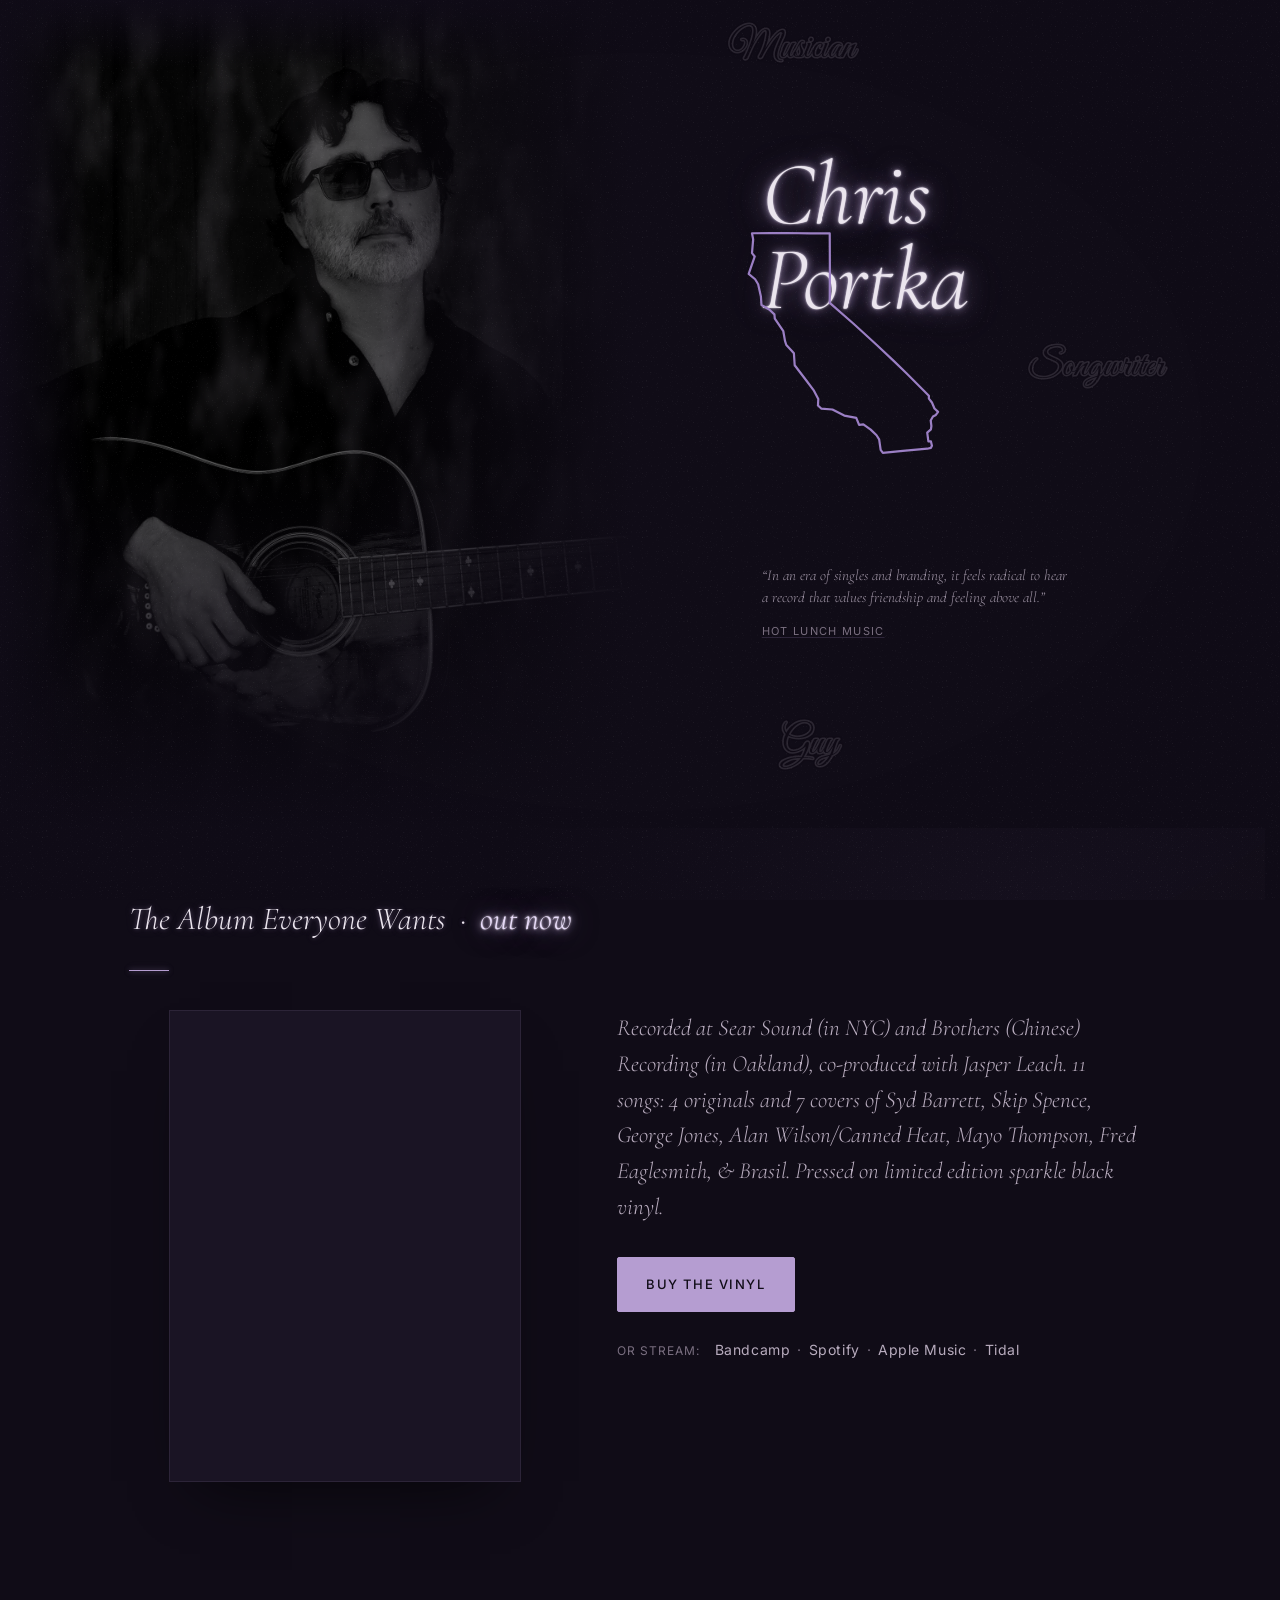
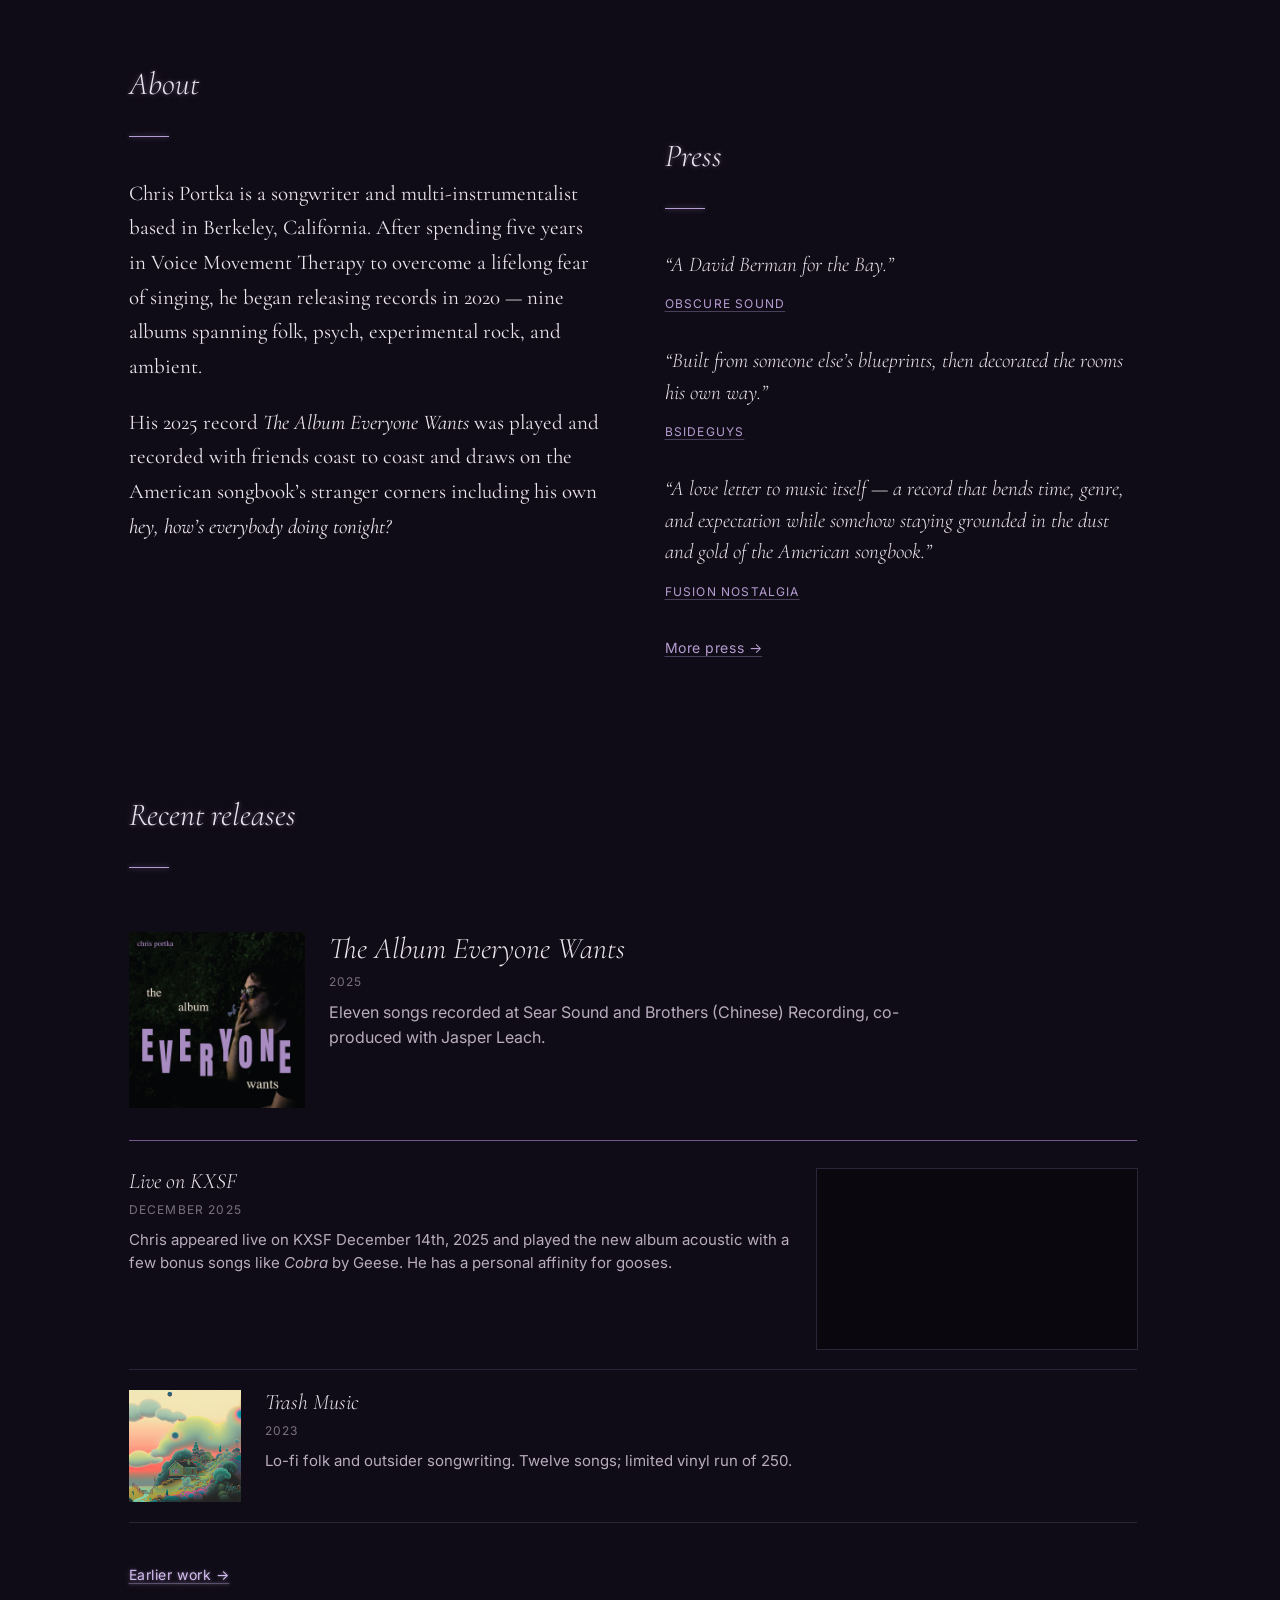
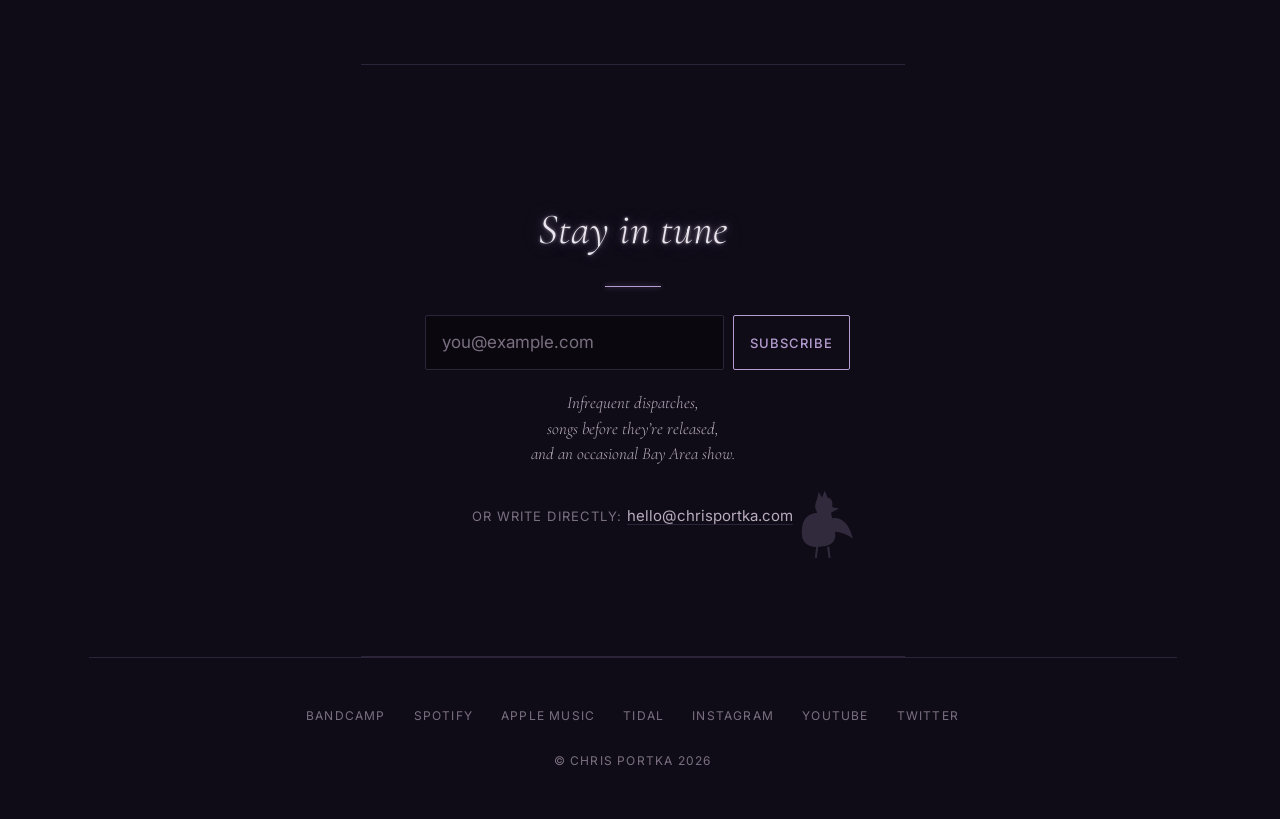
<file: index.html>
<!doctype html>
<html lang="en">
<head>
  <meta charset="utf-8">
  <meta name="viewport" content="width=device-width, initial-scale=1">
  <title>Chris Portka — Bay Area songwriter</title>
  <meta name="description" content="Songs from Berkeley, California. New album The Album Everyone Wants out now on vinyl and streaming.">
  <meta name="theme-color" content="#100c17">
  <link rel="canonical" href="https://chrisportka.com/">

  <meta property="og:type" content="profile">
  <meta property="og:title" content="Chris Portka — Bay Area songwriter">
  <meta property="og:description" content="Songwriter and multi-instrumentalist based in Berkeley, California. Latest album: The Album Everyone Wants (2025).">
  <meta property="og:url" content="https://chrisportka.com/">
  <meta property="og:image" content="https://chrisportka.com/assets/og-image.jpg">
  <meta property="og:image:width" content="1200">
  <meta property="og:image:height" content="630">
  <meta property="og:image:alt" content="Portrait of Chris Portka">
  <meta property="og:site_name" content="Chris Portka">
  <meta property="profile:first_name" content="Chris">
  <meta property="profile:last_name" content="Portka">

  <meta name="twitter:card" content="summary_large_image">
  <meta name="twitter:title" content="Chris Portka — Bay Area songwriter">
  <meta name="twitter:description" content="Songwriter and multi-instrumentalist based in Berkeley, California. Latest album: The Album Everyone Wants (2025).">
  <meta name="twitter:image" content="https://chrisportka.com/assets/og-image.jpg">
  <meta name="twitter:image:alt" content="Portrait of Chris Portka">
  <meta name="twitter:site" content="@chrisportka">
  <meta name="twitter:creator" content="@chrisportka">

  <link rel="icon" type="image/svg+xml" href="/assets/favicon.svg">
  <link rel="icon" type="image/png" sizes="48x48" href="/favicon-48.png">
  <link rel="icon" type="image/png" sizes="192x192" href="/icon-192.png">
  <link rel="apple-touch-icon" sizes="180x180" href="/apple-touch-icon.png">
  <link rel="manifest" href="/site.webmanifest">

  <link rel="preconnect" href="https://fonts.googleapis.com">
  <link rel="preconnect" href="https://fonts.gstatic.com" crossorigin>
  <link href="https://fonts.googleapis.com/css2?family=Cormorant+Garamond:ital,wght@0,300;0,400;0,500;1,300;1,400;1,500&family=Great+Vibes&family=Inter:wght@400;500&display=swap" rel="stylesheet">

  <link rel="stylesheet" href="/assets/style.css">

  <script type="application/ld+json">
  {
    "@context": "https://schema.org",
    "@graph": [
      {
        "@type": ["Person", "MusicGroup"],
        "@id": "https://chrisportka.com/#person",
        "name": "Chris Portka",
        "url": "https://chrisportka.com",
        "image": "https://chrisportka.com/assets/portrait-hero.jpg",
        "description": "Bay Area songwriter and multi-instrumentalist. Folk, psych, experimental rock, and ambient.",
        "jobTitle": "Songwriter",
        "address": {
          "@type": "PostalAddress",
          "addressLocality": "Berkeley",
          "addressRegion": "CA",
          "addressCountry": "US"
        },
        "email": "hello@chrisportka.com",
        "sameAs": [
          "https://cportka.bandcamp.com",
          "https://open.spotify.com/artist/43at57fnGGql0yMxsOt9CS",
          "https://music.apple.com/us/artist/chris-portka/1528866398",
          "https://tidal.com/browse/artist/21030421",
          "https://www.instagram.com/chrisportka",
          "https://www.youtube.com/@chrisportka",
          "https://twitter.com/chrisportka"
        ],
        "genre": ["Folk", "Psychedelic Rock", "Experimental Rock", "Ambient"]
      },
      {
        "@type": "MusicAlbum",
        "@id": "https://chrisportka.com/releases/the-album-everyone-wants#album",
        "name": "The Album Everyone Wants",
        "url": "https://chrisportka.com/releases/the-album-everyone-wants",
        "image": "https://chrisportka.com/assets/albums/small-album-ew-cover.jpg",
        "byArtist": { "@id": "https://chrisportka.com/#person" },
        "datePublished": "2025-09-24",
        "numTracks": 11,
        "recordingLocation": ["Sear Sound, New York, NY", "Brothers (Chinese) Recording, Oakland, CA"],
        "producer": [
          { "@type": "Person", "name": "Chris Portka" },
          { "@type": "Person", "name": "Jasper Leach" }
        ],
        "albumProductionType": "https://schema.org/StudioAlbum",
        "albumReleaseType": "https://schema.org/AlbumRelease",
        "track": [
          {"@type":"MusicRecording","@id":"https://cportka.bandcamp.com/track/she-looks-so-good-tonight#track","name":"She Looks So Good Tonight","url":"https://cportka.bandcamp.com/track/she-looks-so-good-tonight","duration":"PT3M36S","byArtist":{"@id":"https://chrisportka.com/#person"},"inAlbum":{"@id":"https://chrisportka.com/releases/the-album-everyone-wants#album"},"position":1},
          {"@type":"MusicRecording","@id":"https://cportka.bandcamp.com/track/fun-in-the-summer#track","name":"Fun in the Summer","url":"https://cportka.bandcamp.com/track/fun-in-the-summer","duration":"PT3M01S","byArtist":{"@id":"https://chrisportka.com/#person"},"inAlbum":{"@id":"https://chrisportka.com/releases/the-album-everyone-wants#album"},"position":2},
          {"@type":"MusicRecording","@id":"https://cportka.bandcamp.com/track/it-is-obvious#track","name":"It Is Obvious","url":"https://cportka.bandcamp.com/track/it-is-obvious","duration":"PT2M42S","byArtist":{"@id":"https://chrisportka.com/#person"},"inAlbum":{"@id":"https://chrisportka.com/releases/the-album-everyone-wants#album"},"position":3,"creditedTo":{"@type":"Person","name":"Syd Barrett"}},
          {"@type":"MusicRecording","@id":"https://cportka.bandcamp.com/track/dear-betty-baby#track","name":"Dear Betty Baby","url":"https://cportka.bandcamp.com/track/dear-betty-baby","duration":"PT4M14S","byArtist":{"@id":"https://chrisportka.com/#person"},"inAlbum":{"@id":"https://chrisportka.com/releases/the-album-everyone-wants#album"},"position":4,"creditedTo":{"@type":"Person","name":"Mayo Thompson"}},
          {"@type":"MusicRecording","@id":"https://cportka.bandcamp.com/track/song-for-carol#track","name":"Song for Carol","url":"https://cportka.bandcamp.com/track/song-for-carol","duration":"PT2M34S","byArtist":{"@id":"https://chrisportka.com/#person"},"inAlbum":{"@id":"https://chrisportka.com/releases/the-album-everyone-wants#album"},"position":5},
          {"@type":"MusicRecording","@id":"https://cportka.bandcamp.com/track/poor-moon#track","name":"Poor Moon","url":"https://cportka.bandcamp.com/track/poor-moon","duration":"PT3M36S","byArtist":{"@id":"https://chrisportka.com/#person"},"inAlbum":{"@id":"https://chrisportka.com/releases/the-album-everyone-wants#album"},"position":6,"creditedTo":[{"@type":"Person","name":"Alan Wilson"},{"@type":"MusicGroup","name":"Canned Heat"}]},
          {"@type":"MusicRecording","@id":"https://cportka.bandcamp.com/track/trucker-speed#track","name":"Trucker Speed","url":"https://cportka.bandcamp.com/track/trucker-speed","duration":"PT3M46S","byArtist":{"@id":"https://chrisportka.com/#person"},"inAlbum":{"@id":"https://chrisportka.com/releases/the-album-everyone-wants#album"},"position":7,"creditedTo":{"@type":"Person","name":"Fred Eaglesmith"}},
          {"@type":"MusicRecording","@id":"https://cportka.bandcamp.com/track/broken-heart#track","name":"Broken Heart","url":"https://cportka.bandcamp.com/track/broken-heart","duration":"PT3M18S","byArtist":{"@id":"https://chrisportka.com/#person"},"inAlbum":{"@id":"https://chrisportka.com/releases/the-album-everyone-wants#album"},"position":8,"creditedTo":{"@type":"Person","name":"Skip Spence"}},
          {"@type":"MusicRecording","@id":"https://cportka.bandcamp.com/track/tennessee-whiskey#track","name":"Tennessee Whiskey","url":"https://cportka.bandcamp.com/track/tennessee-whiskey","duration":"PT3M54S","byArtist":{"@id":"https://chrisportka.com/#person"},"inAlbum":{"@id":"https://chrisportka.com/releases/the-album-everyone-wants#album"},"position":9,"creditedTo":{"@type":"Person","name":"George Jones"}},
          {"@type":"MusicRecording","@id":"https://cportka.bandcamp.com/track/the-observer#track","name":"The Observer","url":"https://cportka.bandcamp.com/track/the-observer","duration":"PT4M37S","byArtist":{"@id":"https://chrisportka.com/#person"},"inAlbum":{"@id":"https://chrisportka.com/releases/the-album-everyone-wants#album"},"position":10},
          {"@type":"MusicRecording","@id":"https://cportka.bandcamp.com/track/molly#track","name":"Molly","url":"https://cportka.bandcamp.com/track/molly","duration":"PT3M33S","byArtist":{"@id":"https://chrisportka.com/#person"},"inAlbum":{"@id":"https://chrisportka.com/releases/the-album-everyone-wants#album"},"position":11,"creditedTo":{"@type":"MusicGroup","name":"Brasil"}}
        ],
        "review": [
          {"@type":"Review","reviewBody":"Conjuring a sound fondly reminiscent of David Berman.","author":{"@type":"Organization","name":"Obscure Sound"},"url":"https://www.obscuresound.com/2025/09/chris-portka-the-album-everyone-wants/","datePublished":"2025-09"},
          {"@type":"Review","reviewBody":"Vocals that instantly bring to mind Robert Pollard.","author":{"@type":"Organization","name":"Loudness Blog"},"url":"https://www.loudnessblog.com/taew","datePublished":"2025"},
          {"@type":"Review","reviewBody":"In an era of singles and branding, it feels radical to hear a record that values friendship and feeling above all.","author":{"@type":"Organization","name":"Hot Lunch Music"},"url":"https://hotlunchmusic.com/2025/10/06/chris-portka-the-album-everyone-wants-is-raw-organic-authentic-music-with-a-great-mix/","datePublished":"2025-10-06"},
          {"@type":"Review","reviewBody":"Built from someone else's blueprints, then decorated the rooms his own way.","author":{"@type":"Organization","name":"bsideguys"},"url":"https://bsideguys.com/2025/10/03/album-review-chris-portka-the-album-everyone-wants/","datePublished":"2025-10-03"},
          {"@type":"Review","reviewBody":"A love letter to music itself — a record that bends time, genre, and expectation while somehow staying grounded in the dust and gold of the American songbook.","author":{"@type":"Organization","name":"Fusion Nostalgia"},"url":"https://fusionostalgia.com/chris-portka-crafts-a-timeless-twisted-classic-in-the-album-everyone-wants/","datePublished":"2025"},
          {"@type":"Review","reviewBody":"An album-manifesto, an album-question, an album-discovery.","author":{"@type":"Organization","name":"Indie Boulevard"},"url":"https://indieboulevard.com/2025/09/30/vinyl-mutation-and-memory-inside-chris-portkas-expansive-new-record/","datePublished":"2025-09-30"},
          {"@type":"Review","reviewBody":"A wildly original artist who blends ethereal glitch rock, alternative folk and avant-garde experimentation to create a sound unlike any other.","author":{"@type":"Organization","name":"Plastic Magazine"},"url":"https://plasticmag.co.uk/2025/09/chris-portka-releases-brand-new-vinyl-record/","datePublished":"2025-09"}
        ]
      },
      {
        "@type": "MusicAlbum",
        "@id": "https://chrisportka.com/releases/trash-music#album",
        "name": "Trash Music",
        "url": "https://chrisportka.com/releases/trash-music",
        "image": "https://chrisportka.com/assets/albums/small-trash-music-cover.jpg",
        "byArtist": { "@id": "https://chrisportka.com/#person" },
        "datePublished": "2023-07-27",
        "numTracks": 12,
        "genre": ["Lo-fi", "Folk", "Outsider"],
        "albumProductionType": "https://schema.org/StudioAlbum",
        "track": [
          {"@type":"MusicRecording","@id":"https://cportka.bandcamp.com/track/to-burn-him-up-is-it-too-much-to-bear#track","name":"to burn him up, is it too much to bear?","url":"https://cportka.bandcamp.com/track/to-burn-him-up-is-it-too-much-to-bear","duration":"PT1M55S","byArtist":{"@id":"https://chrisportka.com/#person"},"inAlbum":{"@id":"https://chrisportka.com/releases/trash-music#album"},"position":1},
          {"@type":"MusicRecording","@id":"https://cportka.bandcamp.com/track/wildlife#track","name":"wildlife","url":"https://cportka.bandcamp.com/track/wildlife","duration":"PT1M14S","byArtist":{"@id":"https://chrisportka.com/#person"},"inAlbum":{"@id":"https://chrisportka.com/releases/trash-music#album"},"position":2},
          {"@type":"MusicRecording","@id":"https://cportka.bandcamp.com/track/the-sky-is-blue-in-hell#track","name":"the sky is blue in hell","url":"https://cportka.bandcamp.com/track/the-sky-is-blue-in-hell","duration":"PT3M11S","byArtist":{"@id":"https://chrisportka.com/#person"},"inAlbum":{"@id":"https://chrisportka.com/releases/trash-music#album"},"position":3},
          {"@type":"MusicRecording","@id":"https://cportka.bandcamp.com/track/bojeum#track","name":"bojeum","url":"https://cportka.bandcamp.com/track/bojeum","duration":"PT2M46S","byArtist":{"@id":"https://chrisportka.com/#person"},"inAlbum":{"@id":"https://chrisportka.com/releases/trash-music#album"},"position":4},
          {"@type":"MusicRecording","@id":"https://cportka.bandcamp.com/track/life-is-the-anything-else#track","name":"life is the anything else","url":"https://cportka.bandcamp.com/track/life-is-the-anything-else","duration":"PT1M19S","byArtist":{"@id":"https://chrisportka.com/#person"},"inAlbum":{"@id":"https://chrisportka.com/releases/trash-music#album"},"position":5},
          {"@type":"MusicRecording","@id":"https://cportka.bandcamp.com/track/dream-factory#track","name":"dream factory","url":"https://cportka.bandcamp.com/track/dream-factory","duration":"PT6M02S","byArtist":{"@id":"https://chrisportka.com/#person"},"inAlbum":{"@id":"https://chrisportka.com/releases/trash-music#album"},"position":6},
          {"@type":"MusicRecording","@id":"https://cportka.bandcamp.com/track/women-are-hot#track","name":"women are hot","url":"https://cportka.bandcamp.com/track/women-are-hot","duration":"PT1M57S","byArtist":{"@id":"https://chrisportka.com/#person"},"inAlbum":{"@id":"https://chrisportka.com/releases/trash-music#album"},"position":7},
          {"@type":"MusicRecording","@id":"https://cportka.bandcamp.com/track/were-in-this-together#track","name":"we're in this together","url":"https://cportka.bandcamp.com/track/were-in-this-together","duration":"PT4M15S","byArtist":{"@id":"https://chrisportka.com/#person"},"inAlbum":{"@id":"https://chrisportka.com/releases/trash-music#album"},"position":8},
          {"@type":"MusicRecording","@id":"https://cportka.bandcamp.com/track/your-music-is-trash#track","name":"your music is trash","url":"https://cportka.bandcamp.com/track/your-music-is-trash","duration":"PT1M50S","byArtist":{"@id":"https://chrisportka.com/#person"},"inAlbum":{"@id":"https://chrisportka.com/releases/trash-music#album"},"position":9},
          {"@type":"MusicRecording","@id":"https://cportka.bandcamp.com/track/disco-trash-metal-reversal#track","name":"disco trash metal reversal","url":"https://cportka.bandcamp.com/track/disco-trash-metal-reversal","duration":"PT0M42S","byArtist":{"@id":"https://chrisportka.com/#person"},"inAlbum":{"@id":"https://chrisportka.com/releases/trash-music#album"},"position":10},
          {"@type":"MusicRecording","@id":"https://cportka.bandcamp.com/track/hold-my-hand#track","name":"hold my hand","url":"https://cportka.bandcamp.com/track/hold-my-hand","duration":"PT1M36S","byArtist":{"@id":"https://chrisportka.com/#person"},"inAlbum":{"@id":"https://chrisportka.com/releases/trash-music#album"},"position":11},
          {"@type":"MusicRecording","@id":"https://cportka.bandcamp.com/track/lets-go-play-today#track","name":"let's go play today","url":"https://cportka.bandcamp.com/track/lets-go-play-today","duration":"PT3M52S","byArtist":{"@id":"https://chrisportka.com/#person"},"inAlbum":{"@id":"https://chrisportka.com/releases/trash-music#album"},"position":12}
        ],
        "review": [
          {"@type":"Review","reviewBody":"A genuinely unique record — meditative, scary, funny, innovative and never self-serious.","author":{"@type":"Organization","name":"Loudness Blog"},"url":"https://www.loudnessblog.com/trashhhhhh-music","datePublished":"2023"}
        ]
      },
      {
        "@type": "WebSite",
        "@id": "https://chrisportka.com/#website",
        "url": "https://chrisportka.com",
        "name": "Chris Portka",
        "publisher": { "@id": "https://chrisportka.com/#person" }
      }
    ]
  }
  </script>
</head>
<body>

<!-- Lore silhouettes, defined once and referenced as faint side-hints in
     the section gutters below (see .lore-hint). -->
<svg class="lore-symbols" width="0" height="0" aria-hidden="true" focusable="false">
  <defs>
    <mask id="loreMoonMask"><rect x="0" y="0" width="100" height="100" fill="#fff"/><circle cx="64" cy="46" r="37" fill="#000"/></mask>
  </defs>
  <symbol id="lore-owl" viewBox="16 0 68 100">
    <path fill="currentColor" fill-rule="evenodd" d="M34 18 L38 4 L45 18 Q50 15 55 18 L62 4 L66 18 Q82 26 79 48 Q77 74 62 88 Q50 96 38 88 Q23 74 21 48 Q18 26 34 18 Z M32.5 42 a7.5 7.5 0 1 0 15 0 a7.5 7.5 0 1 0 -15 0 Z M52.5 42 a7.5 7.5 0 1 0 15 0 a7.5 7.5 0 1 0 -15 0 Z"/>
  </symbol>
  <symbol id="lore-moon" viewBox="10 8 82 84"><circle cx="50" cy="50" r="40" fill="currentColor" mask="url(#loreMoonMask)"/></symbol>
  <symbol id="lore-dog" viewBox="36 0 62 104">
    <path fill="currentColor" d="M40 100 L40 60 Q38 46 46 40 Q42 28 50 20 Q54 10 60 14 L58 2 L68 12 Q76 10 76 22 Q76 30 70 34 L82 34 Q76 44 66 46 Q74 60 72 78 Q88 66 96 74 Q92 92 74 92 L74 100 L64 100 L64 74 Q52 70 52 100 Z"/>
  </symbol>
  <symbol id="lore-chicken" viewBox="12 12 84 104">
    <path fill="currentColor" d="M40 26 L42 16 L47 24 L51 14 L55 24 Q64 26 62 38 L72 40 L60 46 L62 54 Q84 52 92 84 Q78 74 66 74 Q70 96 40 96 Q14 96 18 68 Q20 48 40 46 Q34 36 40 26 Z"/>
    <path stroke="currentColor" stroke-width="3" fill="none" d="M40 96 L38 112 M56 96 L58 112"/>
  </symbol>
  <symbol id="lore-branch" viewBox="0 0 180 78">
    <path stroke="currentColor" stroke-width="4.5" fill="none" stroke-linecap="round" d="M0 20 Q40 30 70 18 Q100 8 130 22 Q150 30 175 20"/>
    <path stroke="currentColor" stroke-width="2.6" fill="none" stroke-linecap="round" d="M70 18 Q78 40 96 50 M96 50 q-14 2 -20 -6 M96 50 q6 -14 20 -14"/>
    <circle cx="70" cy="18" r="3.2" fill="currentColor"/>
    <g fill="currentColor"><path d="M40 30 q-10 -12 -20 -4 q10 8 20 4 z"/><path d="M130 22 q6 -14 20 -12 q-6 14 -20 12 z"/><path d="M96 50 q-2 14 8 20 q6 -12 -8 -20 z"/></g>
  </symbol>
  <symbol id="lore-leaf" viewBox="0 0 36 26"><path fill="currentColor" d="M0 20 q14 -20 34 -14 q-10 22 -34 14 z"/></symbol>
</svg>

<main>

  <!-- ================= HERO ================= -->
  <section class="hero" aria-labelledby="name">
    <figure class="portrait">
      <img src="/assets/portrait-hero.jpg"
           alt="Chris Portka"
           width="2000" height="2000"
           fetchpriority="high">
      <div class="portrait-smoke" aria-hidden="true"></div>
    </figure>
    <header class="hero-text">
      <h1 id="name">Chris<br>Portka</h1>
      <div class="hero-cali" aria-hidden="false">
        <svg viewBox="0 0 360 280" xmlns="http://www.w3.org/2000/svg" role="img" aria-label="Musician, Songwriter, Guy">
          <defs>
            <clipPath id="caliClip">
              <polygon points="4.2,0.3 27.1,0.2 47.1,0.0 78.5,0.5 102.7,0.5 102.9,51.4 102.7,88.6 132.9,115.0 161.3,140.9 183.7,162.0 199.9,177.6 228.3,206.1 228.3,209.8 232.2,214.7 235.4,222.4 240.0,226.6 237.2,230.5 233.5,232.4 230.6,237.5 231.5,244.5 230.9,248.8 226.2,253.0 227.7,264.0 230.9,264.1 232.2,269.6 230.9,272.2 226.3,273.3 195.3,276.0 170.0,278.6 167.2,274.8 165.3,261.4 162.0,256.2 154.6,249.1 145.3,242.5 139.9,243.2 136.3,234.3 121.1,231.3 106.1,223.6 91.9,222.4 87.8,218.5 88.2,210.3 82.2,199.0 72.8,186.6 58.3,167.5 57.3,152.4 54.2,148.8 47.7,141.9 46.0,136.7 43.9,124.4 39.6,118.0 33.1,108.6 32.6,103.1 26.0,97.0 16.2,91.2 15.5,80.5 13.5,71.6 12.0,64.9 8.2,58.6 0.0,51.8 7.7,29.7 4.2,25.5 5.7,8.1"/>
            </clipPath>
            <linearGradient id="curtainFolds" x1="0" y1="0" x2="1" y2="0">
              <stop offset="0" stop-color="#0c0814"/><stop offset="0.09" stop-color="#4a3d6b"/>
              <stop offset="0.18" stop-color="#0a0712"/><stop offset="0.27" stop-color="#574876"/>
              <stop offset="0.36" stop-color="#0a0712"/><stop offset="0.45" stop-color="#6f5a8a"/>
              <stop offset="0.55" stop-color="#080610"/><stop offset="0.64" stop-color="#4a3d6b"/>
              <stop offset="0.73" stop-color="#0a0712"/><stop offset="0.82" stop-color="#574876"/>
              <stop offset="0.91" stop-color="#0a0712"/><stop offset="1" stop-color="#413368"/>
            </linearGradient>
          </defs>
          <g transform="translate(10, 0) scale(0.74)">
            <!-- Red Room wink: a B&W broadcast test pattern behind a wind-blown
                 crimson curtain, briefly revealed inside the state on hover -->
            <g class="redroom" clip-path="url(#caliClip)" aria-hidden="true">
              <g class="redroom-bars">
                <rect x="0"     y="0" width="34.3" height="280" fill="#f4f4f4"/>
                <rect x="34.3"  y="0" width="34.3" height="280" fill="#c9c9c9"/>
                <rect x="68.6"  y="0" width="34.3" height="280" fill="#9e9e9e"/>
                <rect x="102.9" y="0" width="34.3" height="280" fill="#737373"/>
                <rect x="137.1" y="0" width="34.3" height="280" fill="#4c4c4c"/>
                <rect x="171.4" y="0" width="34.3" height="280" fill="#282828"/>
                <rect x="205.7" y="0" width="40"   height="280" fill="#080808"/>
                <!-- horizontal broadcast strips (a bit more test-card detail) -->
                <rect x="-20" y="150" width="290" height="26" fill="#0a0a0a"/>
                <rect x="-20" y="176" width="290" height="14" fill="#b3b3b3"/>
                <rect x="-20" y="236" width="290" height="10" fill="#e8e8e8"/>
              </g>
              <rect class="redroom-curtain" x="-20" y="0" width="290" height="280" fill="url(#curtainFolds)" opacity="0.4"/>
            </g>
            <polygon
              class="cali-outline"
              points="4.2,0.3 27.1,0.2 47.1,0.0 78.5,0.5 102.7,0.5 102.9,51.4 102.7,88.6 132.9,115.0 161.3,140.9 183.7,162.0 199.9,177.6 228.3,206.1 228.3,209.8 232.2,214.7 235.4,222.4 240.0,226.6 237.2,230.5 233.5,232.4 230.6,237.5 231.5,244.5 230.9,248.8 226.2,253.0 227.7,264.0 230.9,264.1 232.2,269.6 230.9,272.2 226.3,273.3 195.3,276.0 170.0,278.6 167.2,274.8 165.3,261.4 162.0,256.2 154.6,249.1 145.3,242.5 139.9,243.2 136.3,234.3 121.1,231.3 106.1,223.6 91.9,222.4 87.8,218.5 88.2,210.3 82.2,199.0 72.8,186.6 58.3,167.5 57.3,152.4 54.2,148.8 47.7,141.9 46.0,136.7 43.9,124.4 39.6,118.0 33.1,108.6 32.6,103.1 26.0,97.0 16.2,91.2 15.5,80.5 13.5,71.6 12.0,64.9 8.2,58.6 0.0,51.8 7.7,29.7 4.2,25.5 5.7,8.1"
              fill="none"
              stroke="#9b7fc4"
              stroke-width="2.8"
              stroke-linejoin="round"
              stroke-linecap="round"
            />
            <!-- sparks that spray off the SE corner (open space) when the tube shorts -->
            <!-- five geographic short points, each with its own spark
                 vocabulary and moment in the 7s cycle:
                 Oregon border (static ticks, up) · Bay Area (the bolt,
                 west) · Lake Tahoe (crackle pair, east) · LA (shard fan,
                 southwest) · Tijuana border (needle drips, south) -->
            <g class="cali-sparks" aria-hidden="true">
              <path class="cali-spark cs-or1" d="M50 2 l2 -7 l-1 3 l2 -6"/>
              <path class="cali-spark cs-or2" d="M62 2 l4 -6 l-2 2 l4 -5"/>
              <path class="cali-spark cs-bay1" d="M44 124 l-7 -3 l3 1 l-8 -4"/>
              <path class="cali-bolt cs-baybolt" d="M44 124 l-8 -4 l4 3 l-11 -3 l5 4 l-13 -1"/>
              <path class="cali-spark cs-th1" d="M103 86 l7 -2 l-3 1 l8 -3"/>
              <path class="cali-spark cs-th2" d="M103 86 l6 4 l-2 -1 l7 4"/>
              <path class="cali-spark cs-la1" d="M138 237 l-6 5 l2 -2 l-7 6"/>
              <path class="cali-spark cs-la2" d="M138 237 l-8 1 l3 0 l-9 2"/>
              <path class="cali-spark cs-tj1" d="M183 277 l2 7 l-1 -3 l2 7"/>
              <path class="cali-spark cs-tj2" d="M172 278 l-1 7 l0 -3 l-2 7"/>
            </g>
          </g>
        </svg>
      </div>
      <!-- the tagline's three words float around the hero as mostly
           transparent sticker-objects, lore-wisp style (the svg above
           keeps the aria-label, so these are decorative) -->
      <svg class="float-word float-word--musician" viewBox="0 0 150 62" aria-hidden="true">
        <text class="ct-outer" x="75" y="40" text-anchor="middle">Musician</text>
        <text class="ct-band"  x="75" y="40" text-anchor="middle">Musician</text>
        <text class="ct-core"  x="75" y="40" text-anchor="middle">Musician</text>
      
        <path class="word-spark word-spark--a" d="M135 14 l6 -3 l-2 1 l6 -3"/>
        <path class="word-spark word-spark--b" d="M135 14 l7 1 l-2 -1 l7 2"/>
      </svg>
      <svg class="float-word float-word--songwriter" viewBox="0 0 190 62" aria-hidden="true">
        <text class="ct-outer" x="95" y="40" text-anchor="middle">Songwriter</text>
        <text class="ct-band"  x="95" y="40" text-anchor="middle">Songwriter</text>
        <text class="ct-core"  x="95" y="40" text-anchor="middle">Songwriter</text>
      
        <path class="word-spark word-spark--a" d="M172 14 l6 -3 l-2 1 l6 -3"/>
        <path class="word-spark word-spark--b" d="M172 14 l7 1 l-2 -1 l7 2"/>
      </svg>
      <svg class="float-word float-word--guy" viewBox="0 0 90 62" aria-hidden="true">
        <text class="ct-outer" x="45" y="40" text-anchor="middle">Guy</text>
        <text class="ct-band"  x="45" y="40" text-anchor="middle">Guy</text>
        <text class="ct-core"  x="45" y="40" text-anchor="middle">Guy</text>
      
        <path class="word-spark word-spark--a" d="M72 14 l6 -3 l-2 1 l6 -3"/>
        <path class="word-spark word-spark--b" d="M72 14 l7 1 l-2 -1 l7 2"/>
      </svg>
      <blockquote class="hero-quote">
        <p>&ldquo;A David Berman for the Bay.&rdquo;</p>
        <cite><a href="#press">Obscure Sound</a></cite>
      </blockquote>
    </header>
  </section>

  <!-- ================= CURRENT RELEASE ================= -->
  <section id="release" class="release" aria-labelledby="release-heading">
    <h2 id="release-heading" class="section-heading">The Album Everyone Wants &nbsp;&middot;&nbsp; <span class="neon-outnow">out now<span class="sign-spark sign-spark--1" aria-hidden="true"></span><span class="sign-spark sign-spark--2" aria-hidden="true"></span><span class="sign-spark sign-spark--3" aria-hidden="true"></span><span class="sign-spark sign-spark--4" aria-hidden="true"></span><span class="sign-spark sign-spark--5" aria-hidden="true"></span><span class="sign-spark sign-spark--6" aria-hidden="true"></span><span class="sign-spark sign-spark--7" aria-hidden="true"></span><span class="sign-bolt sign-bolt--now" aria-hidden="true"></span></span></h2>

    <div class="release-grid">
      <figure class="album-cover">
        <iframe
          title="The Album Everyone Wants on Bandcamp"
          src="https://bandcamp.com/EmbeddedPlayer/album=3141064362/size=large/bgcol=100c17/linkcol=b59dd1/tracklist=false/transparent=true/"
          seamless
          loading="lazy">
          <a href="https://cportka.bandcamp.com/album/the-album-everyone-wants">The Album Everyone Wants by chris portka</a>
        </iframe>
      </figure>

      <div class="release-text">
        <p class="lede">Recorded at Sear Sound (in NYC) and Brothers (Chinese) Recording (in Oakland), co-produced with Jasper Leach. 11 songs: 4 originals and 7 covers of Syd Barrett, Skip Spence, George Jones, Alan Wilson/Canned Heat, Mayo Thompson, Fred Eaglesmith, &amp; Brasil. Pressed on limited edition sparkle black vinyl.</p>

        <p class="vinyl-cta">
          <a href="https://www.seekcollective.com/products/vinyl-the-album-everyone-wants" class="button-primary">Buy the vinyl</a>
        </p>

        <p class="stream-row" aria-label="Or stream the album">
          <span class="stream-label">Or stream:</span>
          <a href="https://cportka.bandcamp.com/album/the-album-everyone-wants">Bandcamp</a>
          <span aria-hidden="true">&middot;</span>
          <a href="https://open.spotify.com/artist/43at57fnGGql0yMxsOt9CS">Spotify</a>
          <span aria-hidden="true">&middot;</span>
          <a href="https://music.apple.com/us/artist/chris-portka/1528866398">Apple Music</a>
          <span aria-hidden="true">&middot;</span>
          <a href="https://tidal.com/browse/artist/21030421">Tidal</a>
        </p>
      </div>
    </div>
  </section>

  <!-- ================= ABOUT + PRESS (two columns on desktop) ================= -->
  <div class="about-press">
  <!-- ================= BIO ================= -->
  <section id="bio" class="bio" aria-labelledby="bio-heading">
    <h2 id="bio-heading" class="section-heading">About</h2>
    <p>Chris Portka is a songwriter and multi-instrumentalist based in Berkeley, California. After spending five years in Voice Movement Therapy to overcome a lifelong fear of singing, he began releasing records in 2020 &mdash; nine albums spanning folk, psych, experimental rock, and ambient.</p>
    <p>His 2025 record <em>The Album Everyone Wants</em> was played and recorded with friends coast to coast and draws on the American songbook&rsquo;s stranger corners including his own <em>hey, how&rsquo;s everybody doing tonight?</em></p>
  </section>

  <!-- ================= PRESS (curated quotes, link to /press) ================= -->
  <section id="press" class="home-press" aria-labelledby="press-heading">
    <h2 id="press-heading" class="section-heading">Press</h2>

    <ol class="press-quotes">
      <li>
        <blockquote>
          <p>&ldquo;In an era of singles and branding, it feels radical to hear a record that values friendship and feeling above all.&rdquo;</p>
          <cite><a href="https://hotlunchmusic.com/2025/10/06/chris-portka-the-album-everyone-wants-is-raw-organic-authentic-music-with-a-great-mix/" target="_blank" rel="noopener">Hot Lunch Music</a></cite>
        </blockquote>
      </li>
      <li>
        <blockquote>
          <p>&ldquo;Built from someone else&rsquo;s blueprints, then decorated the rooms his own way.&rdquo;</p>
          <cite><a href="https://bsideguys.com/2025/10/03/album-review-chris-portka-the-album-everyone-wants/" target="_blank" rel="noopener">bsideguys</a></cite>
        </blockquote>
      </li>
      <li>
        <blockquote>
          <p>&ldquo;A love letter to music itself &mdash; a record that bends time, genre, and expectation while somehow staying grounded in the dust and gold of the American songbook.&rdquo;</p>
          <cite><a href="https://fusionostalgia.com/chris-portka-crafts-a-timeless-twisted-classic-in-the-album-everyone-wants/" target="_blank" rel="noopener">Fusion Nostalgia</a></cite>
        </blockquote>
      </li>
    </ol>

    <p class="press-more"><a href="/press" class="arrow-link">More press &rarr;</a></p>
  </section>
  </div><!-- /.about-press -->

  <!-- Quote roulette: each load, one of the four quotes (the hero's
       Obscure Sound line + the three Press quotes) is drawn for the hero;
       the other three hold the Press section. Runs inline right after the
       press markup parses so the shuffle lands before the reader gets
       here. No JS -> the default arrangement above stands. -->
  <script>
  (function () {
    var hero = document.querySelector('.hero-quote');
    var slots = document.querySelectorAll('.press-quotes > li');
    if (!hero || slots.length !== 3) return;
    var pool = [{
      text: hero.querySelector('p').innerHTML,
      source: 'Obscure Sound',
      url: 'https://www.obscuresound.com/2025/09/chris-portka-the-album-everyone-wants/'
    }];
    for (var i = 0; i < slots.length; i++) {
      var a = slots[i].querySelector('cite a');
      pool.push({ text: slots[i].querySelector('blockquote p').innerHTML, source: a.textContent, url: a.href });
    }
    var pick = Math.floor(Math.random() * pool.length);
    if (pick === 0) return;
    hero.querySelector('p').innerHTML = pool[pick].text;
    // long quotes size down a notch (.hero-quote--long) so every draw
    // carries the same whisper-weight as the short default quote
    hero.classList.toggle('hero-quote--long', hero.querySelector('p').textContent.length > 60);
    hero.querySelector('cite a').textContent = pool[pick].source;
    var slot = slots[pick - 1], slotLink = slot.querySelector('cite a');
    slot.querySelector('blockquote p').innerHTML = pool[0].text;
    slotLink.textContent = pool[0].source;
    slotLink.href = pool[0].url;
  })();
  </script>

  <!-- ================= DISCOGRAPHY (recent — full archive on /earlier-work) ================= -->
  <section id="discography" class="discography" aria-labelledby="disco-heading">
    <svg class="lore-hint lore-hint--branch" aria-hidden="true"><use href="#lore-branch"/></svg>
    <svg class="lore-hint lore-hint--owl" aria-hidden="true"><use href="#lore-owl"/></svg>
    <svg class="lore-hint lore-hint--moon" aria-hidden="true"><use href="#lore-moon"/></svg>
    <svg class="lore-hint lore-hint--dog" aria-hidden="true"><use href="#lore-dog"/></svg>
    <h2 id="disco-heading" class="section-heading">Recent releases</h2>

    <ol class="releases">
      <li class="release-item release-item--featured">
        <a href="/releases/the-album-everyone-wants">
          <img src="/assets/albums/small-album-ew-cover.jpg" alt="The Album Everyone Wants album cover" width="800" height="800" loading="lazy">
          <div class="release-meta">
            <h3>The Album Everyone Wants</h3>
            <p class="year">2025</p>
            <p class="note">Eleven songs recorded at Sear Sound and Brothers (Chinese) Recording, co-produced with Jasper Leach.</p>
          </div>
        </a>
      </li>

      <li class="release-item release-item--video">
        <a href="https://youtu.be/mVOGIrDj5ts" target="_blank" rel="noopener">
          <div class="release-meta">
            <h3>Live on KXSF</h3>
            <p class="year">December 2025</p>
            <p class="note">Chris appeared live on KXSF December 14th, 2025 and played the new album acoustic with a few bonus songs like <em>Cobra</em> by Geese. He has a personal affinity for gooses.</p>
          </div>
          <div class="video-thumb">
            <iframe src="https://www.youtube-nocookie.com/embed/mVOGIrDj5ts"
                    title="Chris Portka — Live on KXSF"
                    allow="accelerometer; clipboard-write; encrypted-media; gyroscope; picture-in-picture; web-share"
                    allowfullscreen
                    loading="lazy"></iframe>
          </div>
        </a>
      </li>

      <li class="release-item">
        <a href="/releases/trash-music">
          <img src="/assets/albums/small-trash-music-cover.jpg" alt="Trash Music album cover" width="800" height="800" loading="lazy">
          <div class="release-meta">
            <h3>Trash Music</h3>
            <p class="year">2023</p>
            <p class="note">Lo-fi folk and outsider songwriting. Twelve songs; limited vinyl run of 250.</p>
          </div>
        </a>
      </li>
    </ol>

    <p class="full-disco">
      <a href="/earlier-work" class="arrow-link neon-dying">Earlier work &rarr;<span class="sign-spark sign-spark--d1" aria-hidden="true"></span><span class="sign-spark sign-spark--d2" aria-hidden="true"></span><span class="sign-bolt sign-bolt--dying" aria-hidden="true"></span></a>
    </p>
  </section>

  <!-- ================= MAILING LIST (Stay in tune — promoted) ================= -->
  <section id="stay" class="outro outro--prominent" aria-labelledby="stay-heading">
    <svg class="lore-hint lore-hint--chicken" aria-hidden="true"><use href="#lore-chicken"/></svg>
    <svg class="lore-hint lore-hint--leaf" aria-hidden="true"><use href="#lore-leaf"/></svg>
    <h2 id="stay-heading" class="section-heading section-heading--lg">Stay in tune</h2>

    <!--
      Subscriptions post to a Google Form, which drops the email into a
      linked Google Sheet. To re-wire to a different form later, run:

        ./scripts/wire-google-form.sh <viewform URL or entry.NNNNN>
    -->
    <form
      id="subscribe-form"
      action="https://docs.google.com/forms/d/e/1FAIpQLSekASuiQlaQbViFl5JQ0wZsY4YdR8EMfCF3rnSwQurMrU7T4Q/formResponse"
      method="POST"
      target="subscribe_sink"
      class="subscribe subscribe--prominent">
      <label for="email" class="visually-hidden">Email address</label>
      <input type="email" name="entry.2065888469" id="email" placeholder="you@example.com" autocomplete="email" required>
      <button type="submit" class="button-primary">Subscribe</button>
    </form>
    <iframe name="subscribe_sink" id="subscribe_sink" title="Submit sink" aria-hidden="true" tabindex="-1"></iframe>

    <p class="outro-note">Infrequent dispatches,<br>songs before they&rsquo;re released,<br>and an occasional Bay Area show.</p>

    <p class="outro-direct outro-direct--spaced">
      Or write directly: <a href="mailto:hello@chrisportka.com">hello@chrisportka.com</a>
    </p>
  </section>

</main>

<footer class="site-footer">
  <nav class="footer-links" aria-label="Elsewhere">
    <a href="https://cportka.bandcamp.com">Bandcamp</a>
    <a href="https://open.spotify.com/artist/43at57fnGGql0yMxsOt9CS">Spotify</a>
    <a href="https://music.apple.com/us/artist/chris-portka/1528866398">Apple Music</a>
    <a href="https://tidal.com/browse/artist/21030421">Tidal</a>
    <a href="https://www.instagram.com/chrisportka">Instagram</a>
    <a href="https://www.youtube.com/@chrisportka">YouTube</a>
    <a href="https://twitter.com/chrisportka">Twitter</a>
  </nav>
  <p class="copy">&copy; Chris Portka <span id="year">2026</span></p>
</footer>

<script>
  document.getElementById('year').textContent = new Date().getFullYear();

  // Google Form submission flow:
  //   1. user submits → form POSTs to the hidden iframe (no page nav)
  //   2. iframe loads the Google confirmation page → load event fires
  //   3. we swap the form for a thank-you card, in place
  // The first `load` event fires when the iframe is created empty, so
  // we gate the swap on `submitted` to ignore that initial pass.
  (function() {
    var form = document.getElementById('subscribe-form');
    var sink = document.getElementById('subscribe_sink');
    var outro = document.getElementById('stay');
    if (!form || !sink || !outro) return;
    var submitted = false;
    form.addEventListener('submit', function() { submitted = true; });
    sink.addEventListener('load', function() {
      if (!submitted) return;
      outro.innerHTML =
        '<h2 class="section-heading section-heading--lg">Thank you.</h2>' +
        '<p class="outro-note">You&rsquo;re on the list. Next dispatch will be infrequent as promised &amp; per our agreement.</p>' +
        '<p class="outro-direct">If you must: <a href="mailto:hello@chrisportka.com">hello@chrisportka.com</a></p>';
    });
  })();
</script>

</body>
</html>
</file>
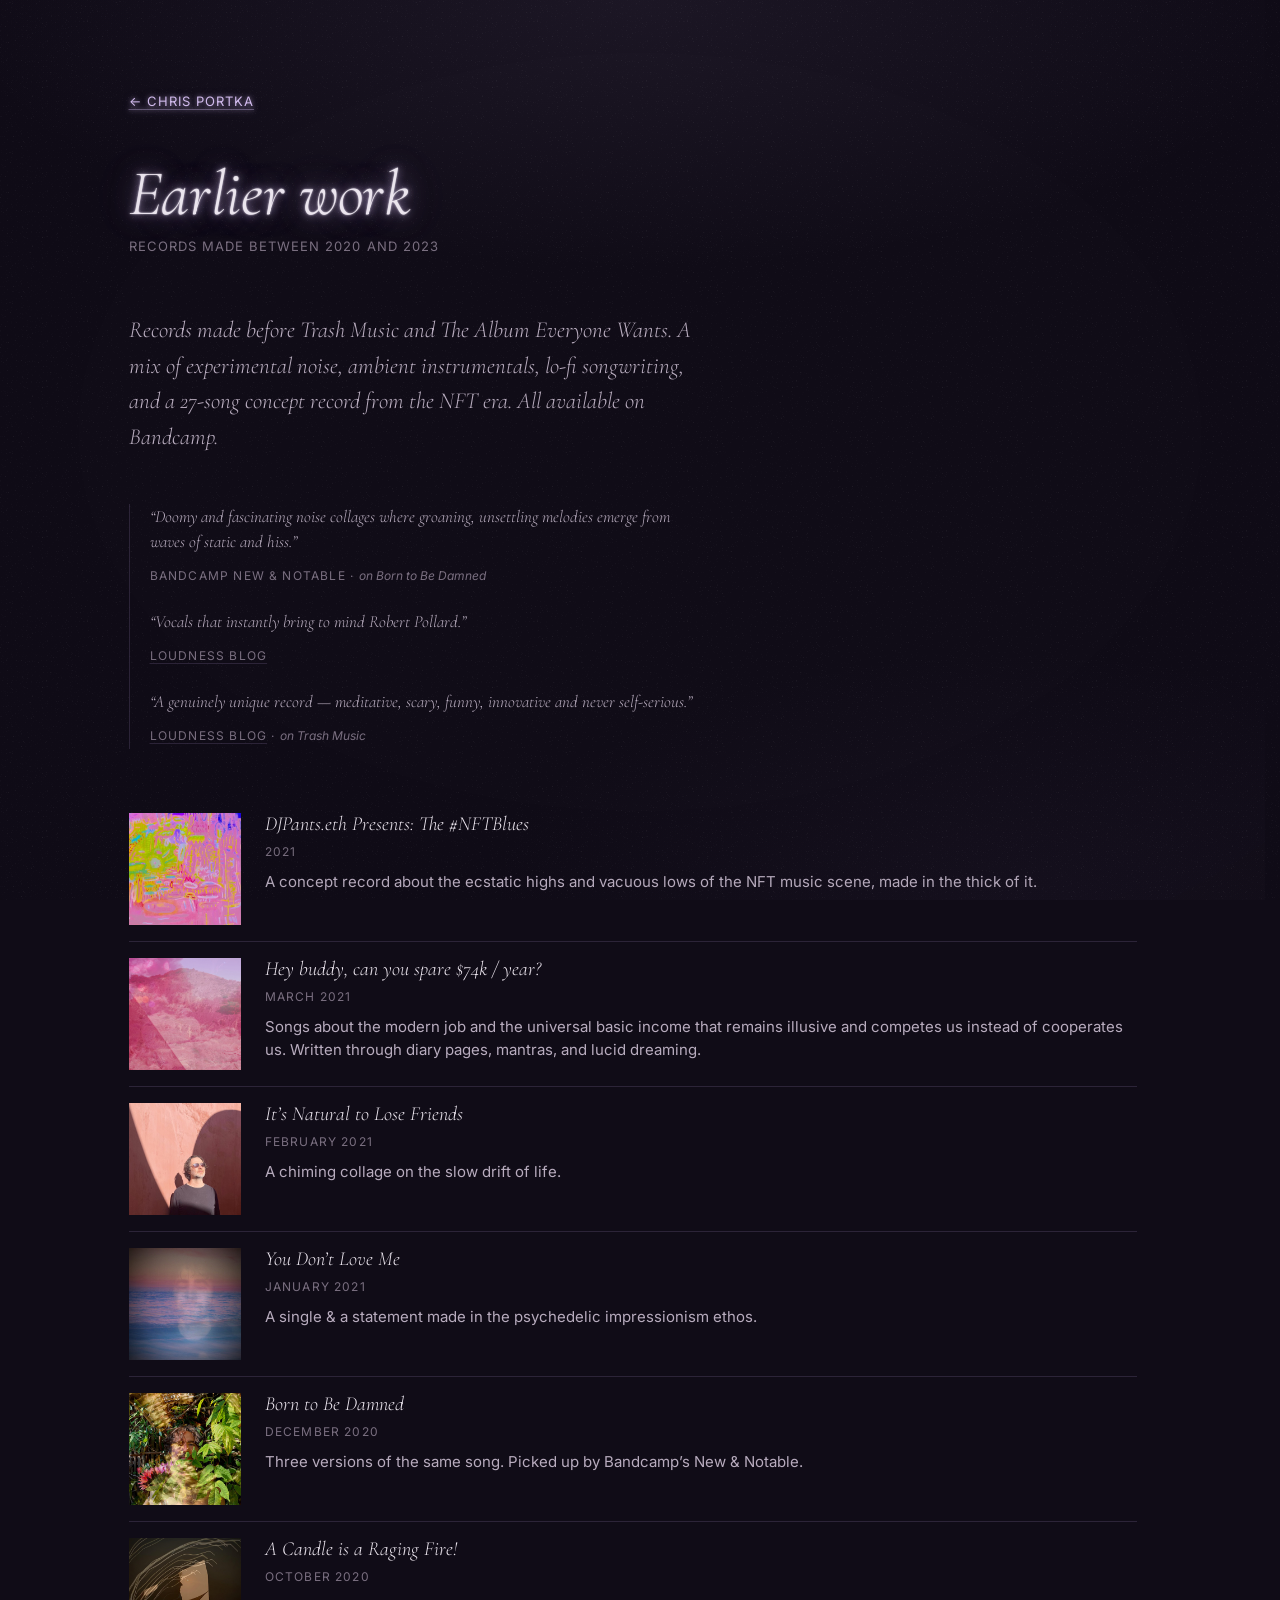
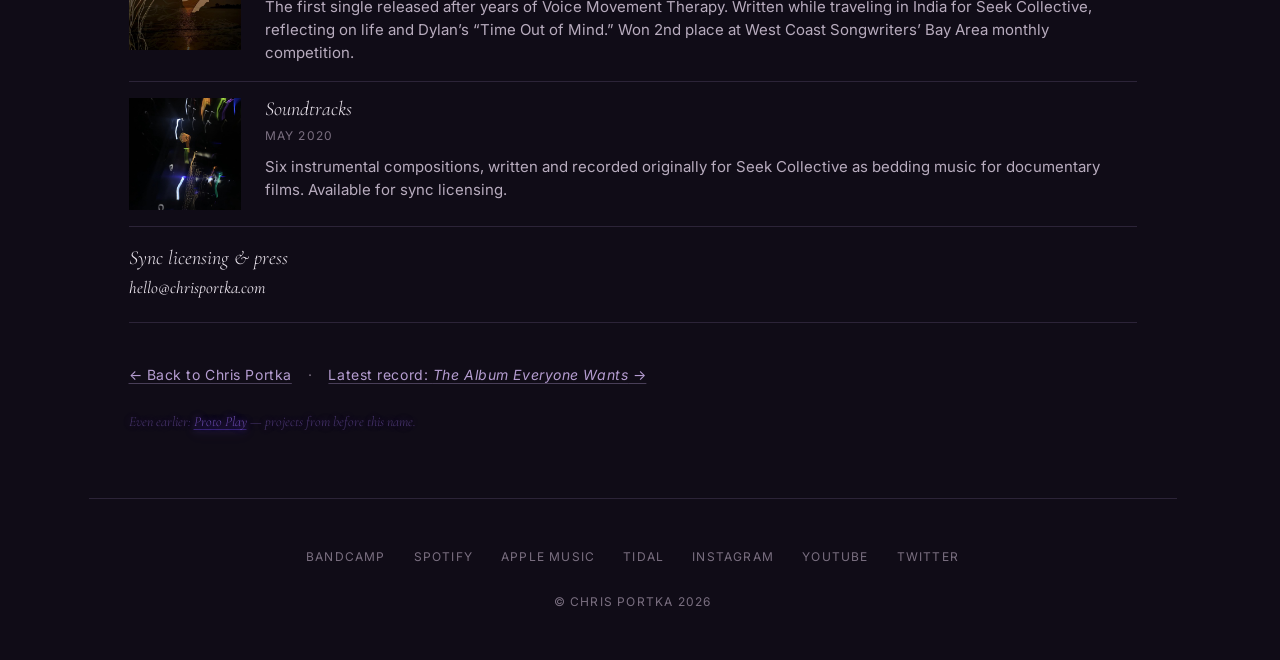
<file: earlier-work.html>
<!doctype html>
<html lang="en">
<head>
  <meta charset="utf-8">
  <meta name="viewport" content="width=device-width, initial-scale=1">
  <title>Earlier work — Chris Portka</title>
  <meta name="description" content="Earlier records by Chris Portka — releases from 2020 to 2023, before Trash Music and The Album Everyone Wants. Folk, ambient, experimental, and outlier songwriting.">
  <meta name="theme-color" content="#100c17">
  <link rel="canonical" href="https://chrisportka.com/earlier-work">

  <meta property="og:type" content="website">
  <meta property="og:title" content="Earlier work — Chris Portka">
  <meta property="og:description" content="Records made between 2020 and 2023. Folk, ambient, experimental, and outlier songwriting.">
  <meta property="og:url" content="https://chrisportka.com/earlier-work">
  <meta property="og:image" content="https://chrisportka.com/assets/og-image.jpg">
  <meta property="og:image:width" content="1200">
  <meta property="og:image:height" content="630">
  <meta property="og:image:alt" content="Portrait of Chris Portka">
  <meta property="og:site_name" content="Chris Portka">

  <meta name="twitter:card" content="summary_large_image">
  <meta name="twitter:title" content="Earlier work — Chris Portka">
  <meta name="twitter:description" content="Records made between 2020 and 2023. Folk, ambient, experimental, and outlier songwriting.">
  <meta name="twitter:image" content="https://chrisportka.com/assets/og-image.jpg">
  <meta name="twitter:image:alt" content="Portrait of Chris Portka">
  <meta name="twitter:site" content="@chrisportka">
  <meta name="twitter:creator" content="@chrisportka">

  <link rel="icon" type="image/svg+xml" href="/assets/favicon.svg">
  <link rel="icon" type="image/png" sizes="48x48" href="/favicon-48.png">
  <link rel="icon" type="image/png" sizes="192x192" href="/icon-192.png">
  <link rel="apple-touch-icon" sizes="180x180" href="/apple-touch-icon.png">
  <link rel="manifest" href="/site.webmanifest">
  <link rel="preconnect" href="https://fonts.googleapis.com">
  <link rel="preconnect" href="https://fonts.gstatic.com" crossorigin>
  <link href="https://fonts.googleapis.com/css2?family=Cormorant+Garamond:ital,wght@0,300;0,400;0,500;1,300;1,400;1,500&family=Inter:wght@400;500&display=swap" rel="stylesheet">
  <link rel="stylesheet" href="/assets/style.css">
</head>
<body>

<main>
  <section class="release sub-page">
    <p class="back-link"><a href="/" class="neon-link">&larr; Chris Portka</a></p>

    <h1 class="album-title">Earlier work</h1>
    <p class="album-kicker">Records made between 2020 and 2023</p>

    <p class="lede sub-lede">Records made before <em>Trash Music</em> and <em>The Album Everyone Wants</em>. A mix of experimental noise, ambient instrumentals, lo-fi songwriting, and a 27-song concept record from the NFT era. All available on Bandcamp.</p>

    <ol class="press-quotes press-quotes--inline">
      <li>
        <blockquote>
          <p>&ldquo;Doomy and fascinating noise collages where groaning, unsettling melodies emerge from waves of static and hiss.&rdquo;</p>
          <cite>Bandcamp New &amp; Notable &middot; <span class="quote-context">on <em>Born to Be Damned</em></span></cite>
        </blockquote>
      </li>
      <li>
        <blockquote>
          <p>&ldquo;Vocals that instantly bring to mind Robert Pollard.&rdquo;</p>
          <cite><a href="https://www.loudnessblog.com/chrisportka" target="_blank" rel="noopener">Loudness Blog</a></cite>
        </blockquote>
      </li>
      <li>
        <blockquote>
          <p>&ldquo;A genuinely unique record &mdash; meditative, scary, funny, innovative and never self-serious.&rdquo;</p>
          <cite><a href="https://www.loudnessblog.com/trashhhhhh-music" target="_blank" rel="noopener">Loudness Blog</a> &middot; <span class="quote-context">on <em>Trash Music</em></span></cite>
        </blockquote>
      </li>
    </ol>

    <ol class="releases earlier-list">
      <li class="release-item">
        <a href="https://cportka.bandcamp.com/album/djpants-eth-presents-the-nftblues" target="_blank" rel="noopener">
          <img src="/assets/albums/album-cover-nftblues.jpg" alt="DJPants.eth Presents: The #NFTBlues album cover" width="400" height="400" loading="lazy">
          <div class="release-meta">
            <h3>DJPants.eth Presents: The #NFTBlues</h3>
            <p class="year">2021</p>
            <p class="note">A concept record about the ecstatic highs and vacuous lows of the NFT music scene, made in the thick of it.</p>
          </div>
        </a>
      </li>

      <li class="release-item">
        <a href="https://cportka.bandcamp.com/album/hey-buddy-can-you-spare-74k-year" target="_blank" rel="noopener">
          <img src="/assets/albums/album-cover-74k.jpg" alt="Hey buddy, can you spare $74k / year? album cover" width="400" height="400" loading="lazy">
          <div class="release-meta">
            <h3>Hey buddy, can you spare $74k / year?</h3>
            <p class="year">March 2021</p>
            <p class="note">Songs about the modern job and the universal basic income that remains illusive and competes us instead of cooperates us. Written through diary pages, mantras, and lucid dreaming.</p>
          </div>
        </a>
      </li>

      <li class="release-item">
        <a href="https://cportka.bandcamp.com/track/its-natural-to-lose-friends" target="_blank" rel="noopener">
          <img src="/assets/albums/album-cover-friends.jpg" alt="It's Natural to Lose Friends album cover" width="400" height="400" loading="lazy">
          <div class="release-meta">
            <h3>It&rsquo;s Natural to Lose Friends</h3>
            <p class="year">February 2021</p>
            <p class="note">A chiming collage on the slow drift of life.</p>
          </div>
        </a>
      </li>

      <li class="release-item">
        <a href="https://cportka.bandcamp.com/track/you-dont-love-me" target="_blank" rel="noopener">
          <img src="/assets/albums/album-cover-love-me.jpg" alt="You Don't Love Me single cover" width="400" height="400" loading="lazy">
          <div class="release-meta">
            <h3>You Don&rsquo;t Love Me</h3>
            <p class="year">January 2021</p>
            <p class="note">A single &amp; a statement made in the psychedelic impressionism ethos.</p>
          </div>
        </a>
      </li>

      <li class="release-item">
        <a href="https://cportka.bandcamp.com/album/born-to-be-damned" target="_blank" rel="noopener">
          <img src="/assets/albums/album-cover-born-to-be.jpg" alt="Born to Be Damned album cover" width="400" height="400" loading="lazy">
          <div class="release-meta">
            <h3>Born to Be Damned</h3>
            <p class="year">December 2020</p>
            <p class="note">Three versions of the same song. Picked up by Bandcamp&rsquo;s New &amp; Notable.</p>
          </div>
        </a>
      </li>

      <li class="release-item">
        <a href="https://cportka.bandcamp.com/track/a-candle-is-a-raging-fire" target="_blank" rel="noopener">
          <img src="/assets/albums/album-cover-candle-fire.jpg" alt="A Candle is a Raging Fire! single cover" width="400" height="400" loading="lazy">
          <div class="release-meta">
            <h3>A Candle is a Raging Fire!</h3>
            <p class="year">October 2020</p>
            <p class="note">The first single released after years of Voice Movement Therapy. Written while traveling in India for Seek Collective, reflecting on life and Dylan&rsquo;s &ldquo;Time Out of Mind.&rdquo; Won 2nd place at West Coast Songwriters&rsquo; Bay Area monthly competition.</p>
          </div>
        </a>
      </li>

      <li class="release-item">
        <a href="https://cportka.bandcamp.com/album/soundtracks" target="_blank" rel="noopener">
          <img src="/assets/albums/album-cover-soundtracks-i.jpg" alt="Soundtracks album cover" width="400" height="400" loading="lazy">
          <div class="release-meta">
            <h3>Soundtracks</h3>
            <p class="year">May 2020</p>
            <p class="note">Six instrumental compositions, written and recorded originally for Seek Collective as bedding music for documentary films. Available for sync licensing.</p>
          </div>
        </a>
      </li>

      <li class="release-item release-item--contact">
        <a href="mailto:hello@chrisportka.com">
          <div class="release-meta">
            <h3>Sync licensing &amp; press</h3>
            <p class="note">hello@chrisportka.com</p>
          </div>
        </a>
      </li>
    </ol>

    <p class="full-disco">
      <a href="/" class="arrow-link">&larr; Back to Chris Portka</a>
      <span class="full-disco-sep" aria-hidden="true">&middot;</span>
      <a href="/#release" class="arrow-link">Latest record: <em>The Album Everyone Wants</em> &rarr;</a>
    </p>

    <p class="press-inquiries blacklight" style="font-size:0.875rem; margin-top:1.5rem;">
      Even earlier: <a href="/proto-play">Proto Play</a> &mdash; projects from before this name.
    </p>
  </section>
</main>

<footer class="site-footer">
  <nav class="footer-links" aria-label="Elsewhere">
    <a href="https://cportka.bandcamp.com">Bandcamp</a>
    <a href="https://open.spotify.com/artist/43at57fnGGql0yMxsOt9CS">Spotify</a>
    <a href="https://music.apple.com/us/artist/chris-portka/1528866398">Apple Music</a>
    <a href="https://tidal.com/browse/artist/21030421">Tidal</a>
    <a href="https://www.instagram.com/chrisportka">Instagram</a>
    <a href="https://www.youtube.com/@chrisportka">YouTube</a>
    <a href="https://twitter.com/chrisportka">Twitter</a>
  </nav>
  <p class="copy">&copy; Chris Portka <span id="year">2026</span></p>
</footer>

<script>document.getElementById('year').textContent = new Date().getFullYear();</script>
</body>
</html>
</file>
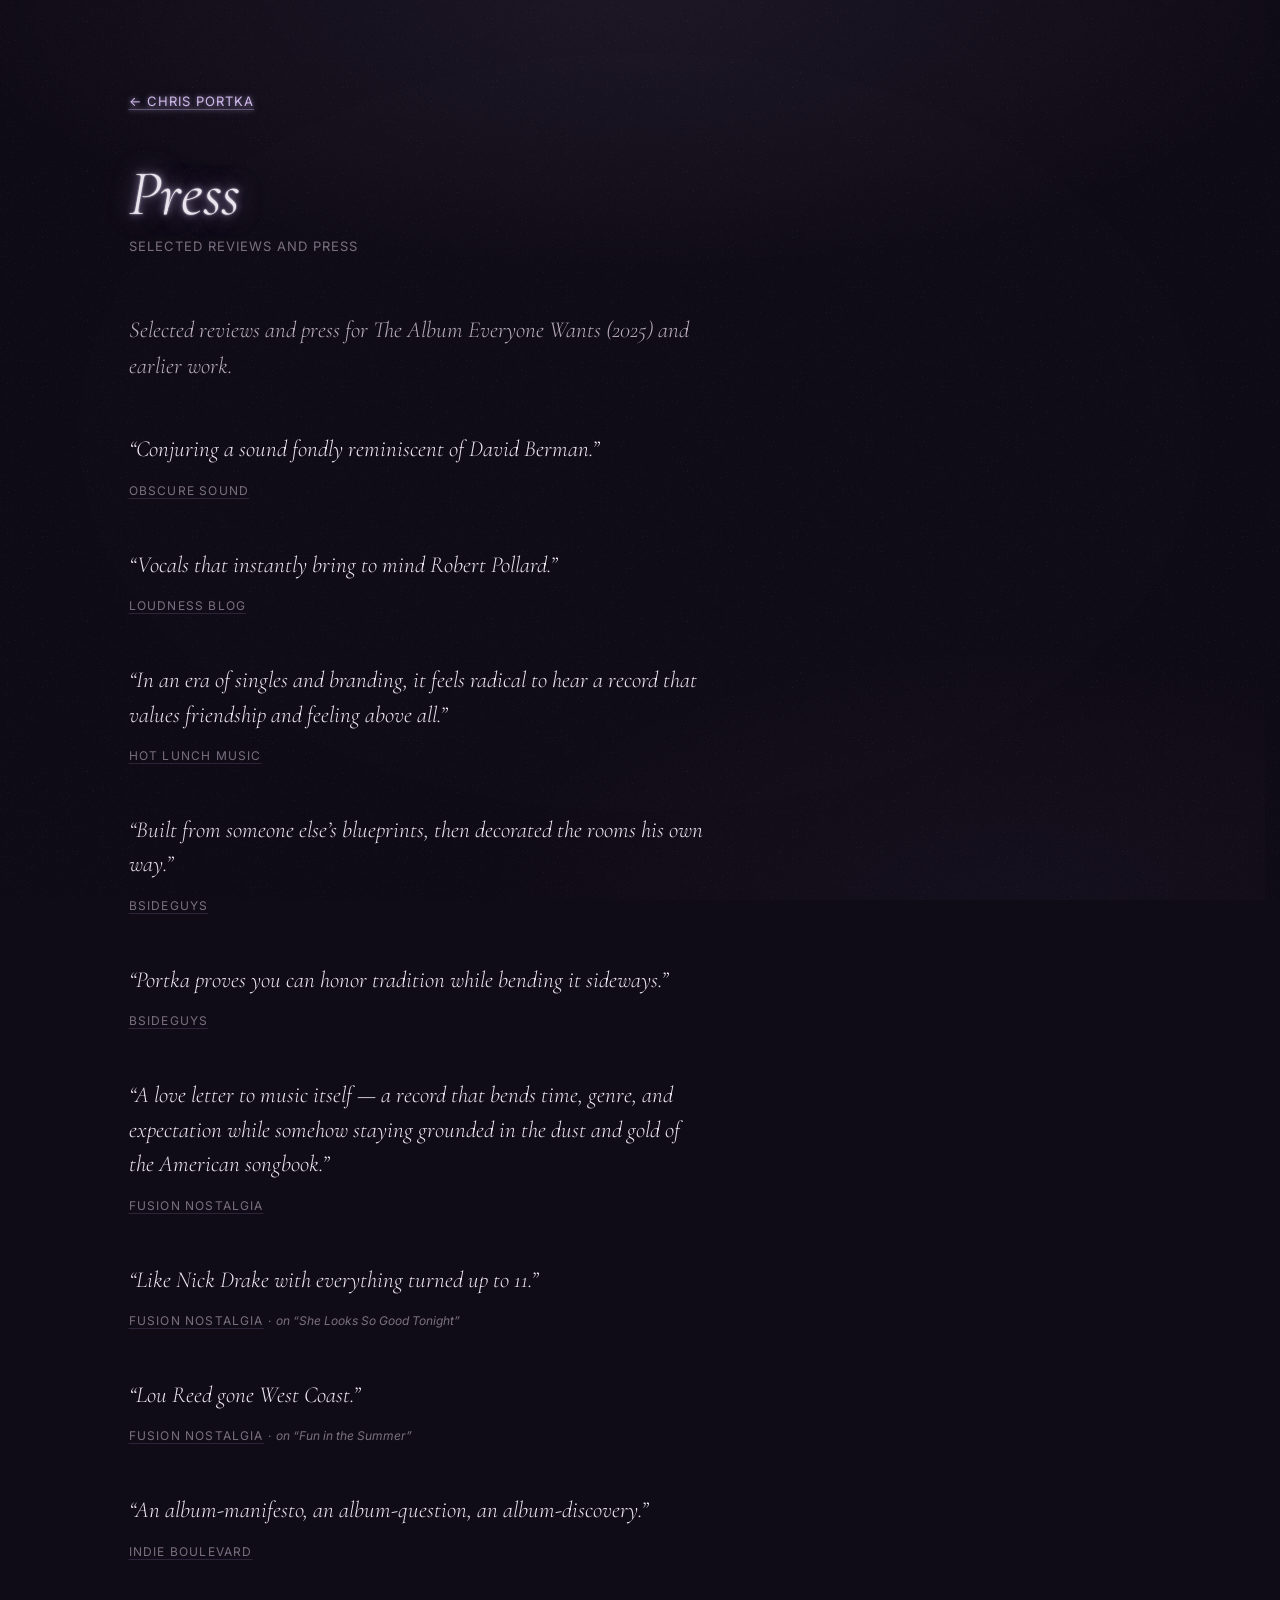
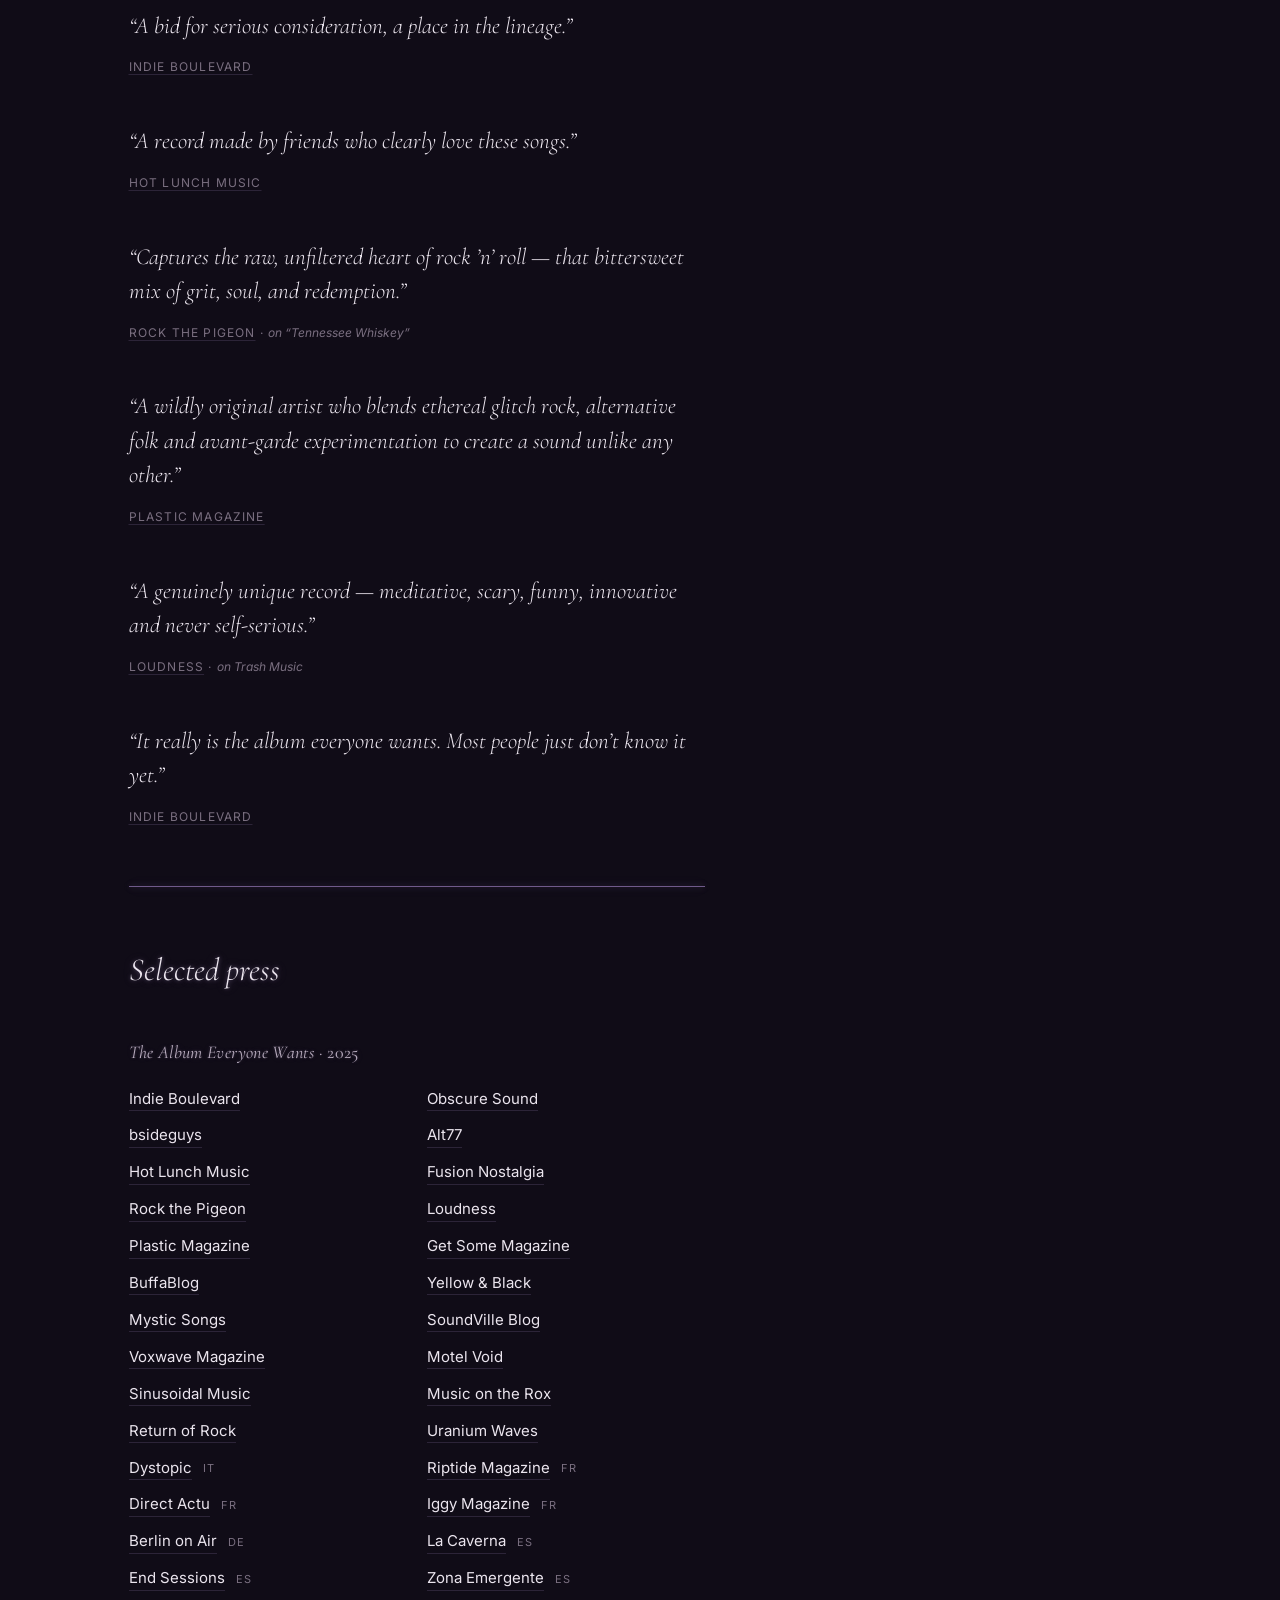
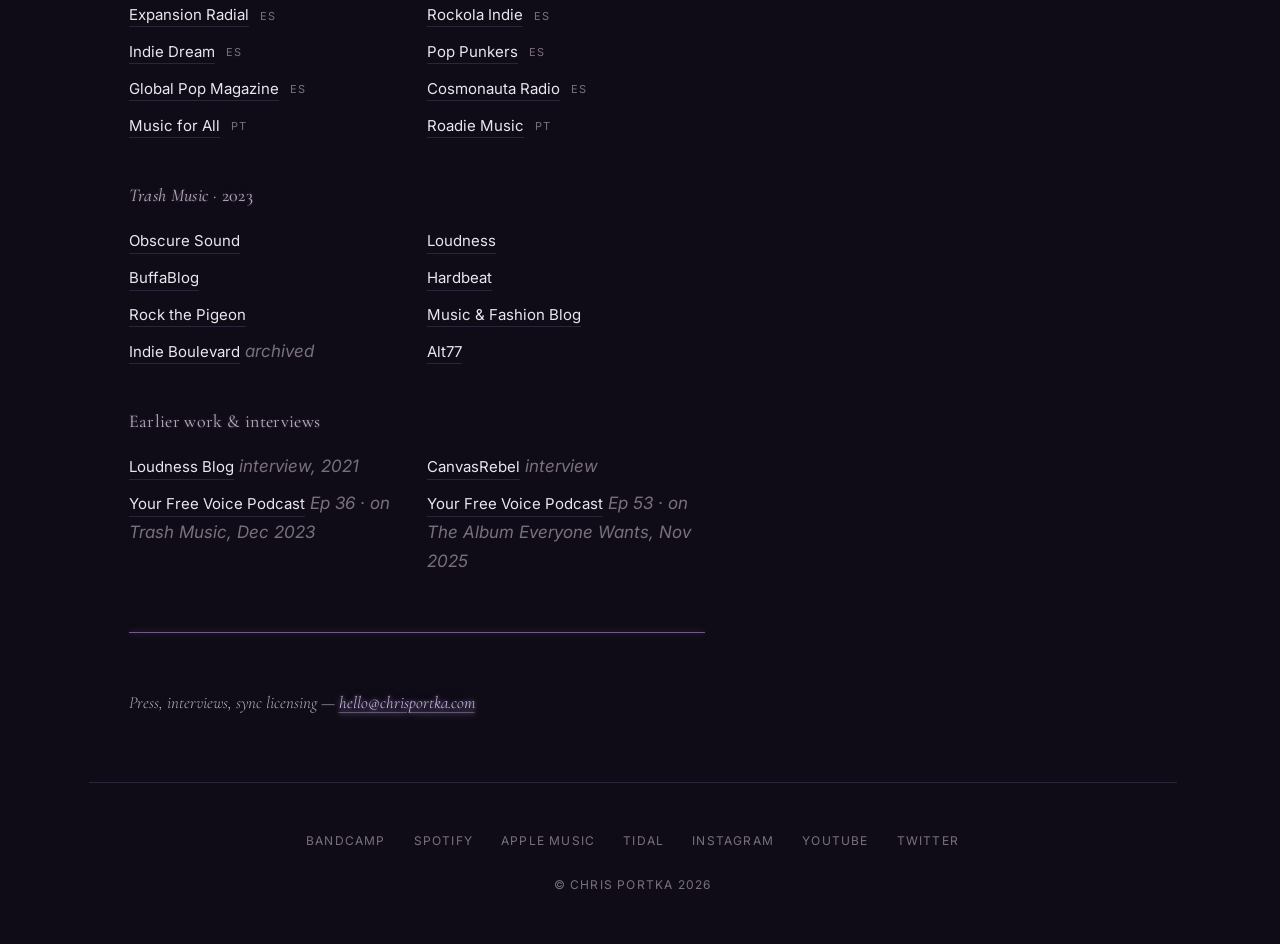
<file: press.html>
<!doctype html>
<html lang="en">
<head>
  <meta charset="utf-8">
  <meta name="viewport" content="width=device-width, initial-scale=1">
  <title>Press — Chris Portka</title>
  <meta name="description" content="Selected reviews and press for Chris Portka — The Album Everyone Wants (2025), Trash Music (2023), and earlier work.">
  <meta name="theme-color" content="#100c17">
  <link rel="canonical" href="https://chrisportka.com/press">

  <meta property="og:type" content="website">
  <meta property="og:title" content="Press — Chris Portka">
  <meta property="og:description" content="Selected reviews and press for Chris Portka.">
  <meta property="og:url" content="https://chrisportka.com/press">
  <meta property="og:image" content="https://chrisportka.com/assets/og-image.jpg">
  <meta property="og:image:width" content="1200">
  <meta property="og:image:height" content="630">
  <meta property="og:image:alt" content="Portrait of Chris Portka">
  <meta property="og:site_name" content="Chris Portka">

  <meta name="twitter:card" content="summary_large_image">
  <meta name="twitter:title" content="Press — Chris Portka">
  <meta name="twitter:description" content="Selected reviews and press for Chris Portka.">
  <meta name="twitter:image" content="https://chrisportka.com/assets/og-image.jpg">
  <meta name="twitter:image:alt" content="Portrait of Chris Portka">
  <meta name="twitter:site" content="@chrisportka">
  <meta name="twitter:creator" content="@chrisportka">

  <link rel="icon" type="image/svg+xml" href="/assets/favicon.svg">
  <link rel="icon" type="image/png" sizes="48x48" href="/favicon-48.png">
  <link rel="icon" type="image/png" sizes="192x192" href="/icon-192.png">
  <link rel="apple-touch-icon" sizes="180x180" href="/apple-touch-icon.png">
  <link rel="manifest" href="/site.webmanifest">
  <link rel="preconnect" href="https://fonts.googleapis.com">
  <link rel="preconnect" href="https://fonts.gstatic.com" crossorigin>
  <link href="https://fonts.googleapis.com/css2?family=Cormorant+Garamond:ital,wght@0,300;0,400;0,500;1,300;1,400;1,500&family=Inter:wght@400;500&display=swap" rel="stylesheet">
  <link rel="stylesheet" href="/assets/style.css">
</head>
<body>

<main>
  <section class="release sub-page">
    <p class="back-link"><a href="/" class="neon-link">&larr; Chris Portka</a></p>

    <h1 class="album-title">Press</h1>
    <p class="album-kicker">Selected reviews and press</p>

    <p class="lede sub-lede">Selected reviews and press for <em>The Album Everyone Wants</em> (2025) and earlier work.</p>

    <ol class="press-quotes press-quotes--full">
      <li>
        <blockquote>
          <p>&ldquo;Conjuring a sound fondly reminiscent of David Berman.&rdquo;</p>
          <cite><a href="https://www.obscuresound.com/2025/09/chris-portka-the-album-everyone-wants/" target="_blank" rel="noopener">Obscure Sound</a></cite>
        </blockquote>
      </li>
      <li>
        <blockquote>
          <p>&ldquo;Vocals that instantly bring to mind Robert Pollard.&rdquo;</p>
          <cite><a href="https://www.loudnessblog.com/chrisportka" target="_blank" rel="noopener">Loudness Blog</a></cite>
        </blockquote>
      </li>
      <li>
        <blockquote>
          <p>&ldquo;In an era of singles and branding, it feels radical to hear a record that values friendship and feeling above all.&rdquo;</p>
          <cite><a href="https://hotlunchmusic.com/2025/10/06/chris-portka-the-album-everyone-wants-is-raw-organic-authentic-music-with-a-great-mix/" target="_blank" rel="noopener">Hot Lunch Music</a></cite>
        </blockquote>
      </li>
      <li>
        <blockquote>
          <p>&ldquo;Built from someone else&rsquo;s blueprints, then decorated the rooms his own way.&rdquo;</p>
          <cite><a href="https://bsideguys.com/2025/10/03/album-review-chris-portka-the-album-everyone-wants/" target="_blank" rel="noopener">bsideguys</a></cite>
        </blockquote>
      </li>
      <li>
        <blockquote>
          <p>&ldquo;Portka proves you can honor tradition while bending it sideways.&rdquo;</p>
          <cite><a href="https://bsideguys.com/2025/10/03/album-review-chris-portka-the-album-everyone-wants/" target="_blank" rel="noopener">bsideguys</a></cite>
        </blockquote>
      </li>
      <li>
        <blockquote>
          <p>&ldquo;A love letter to music itself &mdash; a record that bends time, genre, and expectation while somehow staying grounded in the dust and gold of the American songbook.&rdquo;</p>
          <cite><a href="https://fusionostalgia.com/chris-portka-crafts-a-timeless-twisted-classic-in-the-album-everyone-wants/" target="_blank" rel="noopener">Fusion Nostalgia</a></cite>
        </blockquote>
      </li>
      <li>
        <blockquote>
          <p>&ldquo;Like Nick Drake with everything turned up to 11.&rdquo;</p>
          <cite><a href="https://fusionostalgia.com/chris-portka-crafts-a-timeless-twisted-classic-in-the-album-everyone-wants/" target="_blank" rel="noopener">Fusion Nostalgia</a> &middot; <span class="quote-context">on &ldquo;She Looks So Good Tonight&rdquo;</span></cite>
        </blockquote>
      </li>
      <li>
        <blockquote>
          <p>&ldquo;Lou Reed gone West Coast.&rdquo;</p>
          <cite><a href="https://fusionostalgia.com/chris-portka-crafts-a-timeless-twisted-classic-in-the-album-everyone-wants/" target="_blank" rel="noopener">Fusion Nostalgia</a> &middot; <span class="quote-context">on &ldquo;Fun in the Summer&rdquo;</span></cite>
        </blockquote>
      </li>
      <li>
        <blockquote>
          <p>&ldquo;An album-manifesto, an album-question, an album-discovery.&rdquo;</p>
          <cite><a href="https://indieboulevard.com/2025/09/30/vinyl-mutation-and-memory-inside-chris-portkas-expansive-new-record/" target="_blank" rel="noopener">Indie Boulevard</a></cite>
        </blockquote>
      </li>
      <li>
        <blockquote>
          <p>&ldquo;A bid for serious consideration, a place in the lineage.&rdquo;</p>
          <cite><a href="https://indieboulevard.com/2025/09/30/vinyl-mutation-and-memory-inside-chris-portkas-expansive-new-record/" target="_blank" rel="noopener">Indie Boulevard</a></cite>
        </blockquote>
      </li>
      <li>
        <blockquote>
          <p>&ldquo;A record made by friends who clearly love these songs.&rdquo;</p>
          <cite><a href="https://hotlunchmusic.com/2025/10/06/chris-portka-the-album-everyone-wants-is-raw-organic-authentic-music-with-a-great-mix/" target="_blank" rel="noopener">Hot Lunch Music</a></cite>
        </blockquote>
      </li>
      <li>
        <blockquote>
          <p>&ldquo;Captures the raw, unfiltered heart of rock &rsquo;n&rsquo; roll &mdash; that bittersweet mix of grit, soul, and redemption.&rdquo;</p>
          <cite><a href="https://rockthepigeon.com/2025/11/03/chris-portkas-the-album-everyone-wants-blends-haight-ashbury-spirit-with-american-roots/" target="_blank" rel="noopener">Rock the Pigeon</a> &middot; <span class="quote-context">on &ldquo;Tennessee Whiskey&rdquo;</span></cite>
        </blockquote>
      </li>
      <li>
        <blockquote>
          <p>&ldquo;A wildly original artist who blends ethereal glitch rock, alternative folk and avant-garde experimentation to create a sound unlike any other.&rdquo;</p>
          <cite><a href="https://plasticmag.co.uk/2025/09/chris-portka-releases-brand-new-vinyl-record/" target="_blank" rel="noopener">Plastic Magazine</a></cite>
        </blockquote>
      </li>
      <li>
        <blockquote>
          <p>&ldquo;A genuinely unique record &mdash; meditative, scary, funny, innovative and never self-serious.&rdquo;</p>
          <cite><a href="https://www.loudnessblog.com/trashhhhhh-music" target="_blank" rel="noopener">Loudness</a> &middot; <span class="quote-context">on <em>Trash Music</em></span></cite>
        </blockquote>
      </li>
      <li>
        <blockquote>
          <p>&ldquo;It really is the album everyone wants. Most people just don&rsquo;t know it yet.&rdquo;</p>
          <cite><a href="https://indieboulevard.com/2025/09/30/vinyl-mutation-and-memory-inside-chris-portkas-expansive-new-record/" target="_blank" rel="noopener">Indie Boulevard</a></cite>
        </blockquote>
      </li>
    </ol>

    <hr class="press-divider">

    <h2 class="press-section-heading">Selected press</h2>

    <h3 class="press-album-heading"><em>The Album Everyone Wants</em> &middot; 2025</h3>
    <ul class="reviews-list">
      <li><a href="https://indieboulevard.com/2025/09/30/vinyl-mutation-and-memory-inside-chris-portkas-expansive-new-record/" target="_blank" rel="noopener">Indie Boulevard</a></li>
      <li><a href="https://www.obscuresound.com/2025/09/chris-portka-the-album-everyone-wants/" target="_blank" rel="noopener">Obscure Sound</a></li>
      <li><a href="https://bsideguys.com/2025/10/03/album-review-chris-portka-the-album-everyone-wants/" target="_blank" rel="noopener">bsideguys</a></li>
      <li><a href="https://alt77.com/chris-portka-the-album-everyone-wants-review/" target="_blank" rel="noopener">Alt77</a></li>
      <li><a href="https://hotlunchmusic.com/2025/10/06/chris-portka-the-album-everyone-wants-is-raw-organic-authentic-music-with-a-great-mix/" target="_blank" rel="noopener">Hot Lunch Music</a></li>
      <li><a href="https://fusionostalgia.com/chris-portka-crafts-a-timeless-twisted-classic-in-the-album-everyone-wants/" target="_blank" rel="noopener">Fusion Nostalgia</a></li>
      <li><a href="https://rockthepigeon.com/2025/11/03/chris-portkas-the-album-everyone-wants-blends-haight-ashbury-spirit-with-american-roots/" target="_blank" rel="noopener">Rock the Pigeon</a></li>
      <li><a href="https://www.loudnessblog.com/taew" target="_blank" rel="noopener">Loudness</a></li>
      <li><a href="https://plasticmag.co.uk/2025/09/chris-portka-releases-brand-new-vinyl-record/" target="_blank" rel="noopener">Plastic Magazine</a></li>
      <li><a href="https://getsomemagazine.com/blog/the-album-everyone-wants" target="_blank" rel="noopener">Get Some Magazine</a></li>
      <li><a href="https://buffablog.com/chris-portka-the-album-everyone-wants/" target="_blank" rel="noopener">BuffaBlog</a></li>
      <li><a href="https://yellowblackmusic.com/album-chris-portka-the-album-everyone-wants/" target="_blank" rel="noopener">Yellow &amp; Black</a></li>
      <li><a href="https://www.mysticsons.com/article/chris-portka-album-everyone-wants" target="_blank" rel="noopener">Mystic Songs</a></li>
      <li><a href="https://soundvilleblog.com/2025/09/25/harmonizing-reflection-and-intimacy-in-chris-portkas-new-release-the-album-everyone-wants/" target="_blank" rel="noopener">SoundVille Blog</a></li>
      <li><a href="https://voxwavemag.com/2025/09/25/summer-tales-and-psychedelic-vibes-chris-portkas-new-album-the-album-everyone-wants/" target="_blank" rel="noopener">Voxwave Magazine</a></li>
      <li><a href="https://motelvoid.com/2025/09/25/review-chris-portka-the-album-everyone-wants/" target="_blank" rel="noopener">Motel Void</a></li>
      <li><a href="https://sinusoidalmusic.com/reviews/music-reviews/chris-portka-the-album-everyone-wants/" target="_blank" rel="noopener">Sinusoidal Music</a></li>
      <li><a href="https://musicontherox.com/chris-portka-the-album-everyone-wants-album-review/" target="_blank" rel="noopener">Music on the Rox</a></li>
      <li><a href="https://returnofrock.com/review-chris-portka-the-album-everyone-wants/" target="_blank" rel="noopener">Return of Rock</a></li>
      <li><a href="https://www.uraniumwaves.com/new-music/chris-portkas-new-project-the-album-everyone-wants-balances-indie-folk-warmth-and-psychedelic-edge" target="_blank" rel="noopener">Uranium Waves</a></li>
      <li><a href="https://www.distopic.it/chris-portka-the-album-everyone-wants/" target="_blank" rel="noopener">Dystopic</a> <span class="lang">IT</span></li>
      <li><a href="https://www.riptidemag.fr/indie-noise-et-americana-decalee-le-grand-ecart-de-chris-portka/" target="_blank" rel="noopener">Riptide Magazine</a> <span class="lang">FR</span></li>
      <li><a href="https://direct-actu.fr/2025/09/28/chris-portka-the-album-everyone-wants-review/" target="_blank" rel="noopener">Direct Actu</a> <span class="lang">FR</span></li>
      <li><a href="https://www.iggymagazine.com/chris-portka-the-album-everyone-wants-une-invitation-a-lintrospection-musicale/" target="_blank" rel="noopener">Iggy Magazine</a> <span class="lang">FR</span></li>
      <li><a href="https://www.berlinonair.cc/post/795778154381901824/chris-portka-the-album-everyone-wants-indie" target="_blank" rel="noopener">Berlin on Air</a> <span class="lang">DE</span></li>
      <li><a href="https://lacaverna.net/chris-portka-explora-tradicion-y-psicodelia-en-su-nuevo-album-the-album-everyone-wants/" target="_blank" rel="noopener">La Caverna</a> <span class="lang">ES</span></li>
      <li><a href="https://endsessions.com.mx/2025/09/22/chris-portka-the-album-everyone-wants/" target="_blank" rel="noopener">End Sessions</a> <span class="lang">ES</span></li>
      <li><a href="https://www.zonaemergente.com/2025/09/the-album-everyone-wants-chris-portka.html" target="_blank" rel="noopener">Zona Emergente</a> <span class="lang">ES</span></li>
      <li><a href="https://www.expansionradial.mx/chris-portka-the-album-everyone-wants-2025/" target="_blank" rel="noopener">Expansion Radial</a> <span class="lang">ES</span></li>
      <li><a href="https://www.rockolaindie.com/2025/09/chris-portka-album-everyone-wants-ri.html" target="_blank" rel="noopener">Rockola Indie</a> <span class="lang">ES</span></li>
      <li><a href="https://www.indiedream.com.mx/2025/09/chris-portka-album-everyone-wants.html" target="_blank" rel="noopener">Indie Dream</a> <span class="lang">ES</span></li>
      <li><a href="https://www.poppunkers.com.mx/2025/09/chris-portka-album-everyone-wants.html" target="_blank" rel="noopener">Pop Punkers</a> <span class="lang">ES</span></li>
      <li><a href="https://global-pop-magazine.com/chris-portka-the-album-everyone-wants/" target="_blank" rel="noopener">Global Pop Magazine</a> <span class="lang">ES</span></li>
      <li><a href="https://cosmonautaradio.com.mx/2025/09/26/chris-portka-the-album-everyone-wants/" target="_blank" rel="noopener">Cosmonauta Radio</a> <span class="lang">ES</span></li>
      <li><a href="https://musicforall.com.br/chris-portka-confira-o-excelente-trabalho-autoral-e-de-releituras-the-album-everyone-wants/" target="_blank" rel="noopener">Music for All</a> <span class="lang">PT</span></li>
      <li><a href="https://roadie-music.com/the-album-everyone-wants-novo-album-de-chris-portka-mistura-indie-rock-e-psicodelia/" target="_blank" rel="noopener">Roadie Music</a> <span class="lang">PT</span></li>
    </ul>

    <h3 class="press-album-heading"><em>Trash Music</em> &middot; 2023</h3>
    <ul class="reviews-list">
      <li><a href="https://www.obscuresound.com/2023/09/chris-portka-trash-music-vinyl-release/" target="_blank" rel="noopener">Obscure Sound</a></li>
      <li><a href="https://www.loudnessblog.com/trashhhhhh-music" target="_blank" rel="noopener">Loudness</a></li>
      <li><a href="https://buffablog.com/chris-portka-trash-music/" target="_blank" rel="noopener">BuffaBlog</a></li>
      <li><a href="https://hardbeat.co.uk/2023/10/19/album-review-chris-portka-trash-music/" target="_blank" rel="noopener">Hardbeat</a></li>
      <li><a href="https://rockthepigeon.com/2023/10/12/an-interview-with-chris-portka-vinyl-release-of-trash-music/" target="_blank" rel="noopener">Rock the Pigeon</a></li>
      <li><a href="https://musicfashionblog.com/trash-music-chris-portka/" target="_blank" rel="noopener">Music &amp; Fashion Blog</a></li>
      <li><a href="https://web.archive.org/web/20231119023625/https://www.indieboulevard.com/post/sound-as-art-a-critical-examination-of-chris-portka-s-new-album-and-its-phenomena" target="_blank" rel="noopener">Indie Boulevard</a> <span class="quote-context">archived</span></li>
      <li><a href="https://alt77.com/chris-portka-trash-music/" target="_blank" rel="noopener">Alt77</a></li>
    </ul>

    <h3 class="press-album-heading">Earlier work &amp; interviews</h3>
    <ul class="reviews-list">
      <li><a href="https://www.loudnessblog.com/chrisportka" target="_blank" rel="noopener">Loudness Blog</a> <span class="quote-context">interview, 2021</span></li>
      <li><a href="https://canvasrebel.com/meet-chris-portka/" target="_blank" rel="noopener">CanvasRebel</a> <span class="quote-context">interview</span></li>
      <li><a href="https://yourfreevoice.com/episode/ep-36-my-interview-with-trash-musician-and-singer-%E2%9D%A4%EF%B8%8F-chris-portka/" target="_blank" rel="noopener">Your Free Voice Podcast</a> <span class="quote-context">Ep 36 &middot; on <em>Trash Music</em>, Dec 2023</span></li>
      <li><a href="https://yourfreevoice.com/episode/ep-53-the-album-everyone-wants-with-chris-portka/" target="_blank" rel="noopener">Your Free Voice Podcast</a> <span class="quote-context">Ep 53 &middot; on <em>The Album Everyone Wants</em>, Nov 2025</span></li>
    </ul>

    <hr class="press-divider">

    <p class="press-inquiries">Press, interviews, sync licensing &mdash; <a href="mailto:hello@chrisportka.com" class="neon-link">hello@chrisportka.com</a></p>
  </section>
</main>

<footer class="site-footer">
  <nav class="footer-links" aria-label="Elsewhere">
    <a href="https://cportka.bandcamp.com">Bandcamp</a>
    <a href="https://open.spotify.com/artist/43at57fnGGql0yMxsOt9CS">Spotify</a>
    <a href="https://music.apple.com/us/artist/chris-portka/1528866398">Apple Music</a>
    <a href="https://tidal.com/browse/artist/21030421">Tidal</a>
    <a href="https://www.instagram.com/chrisportka">Instagram</a>
    <a href="https://www.youtube.com/@chrisportka">YouTube</a>
    <a href="https://twitter.com/chrisportka">Twitter</a>
  </nav>
  <p class="copy">&copy; Chris Portka <span id="year">2026</span></p>
</footer>

<script>document.getElementById('year').textContent = new Date().getFullYear();</script>
</body>
</html>
</file>
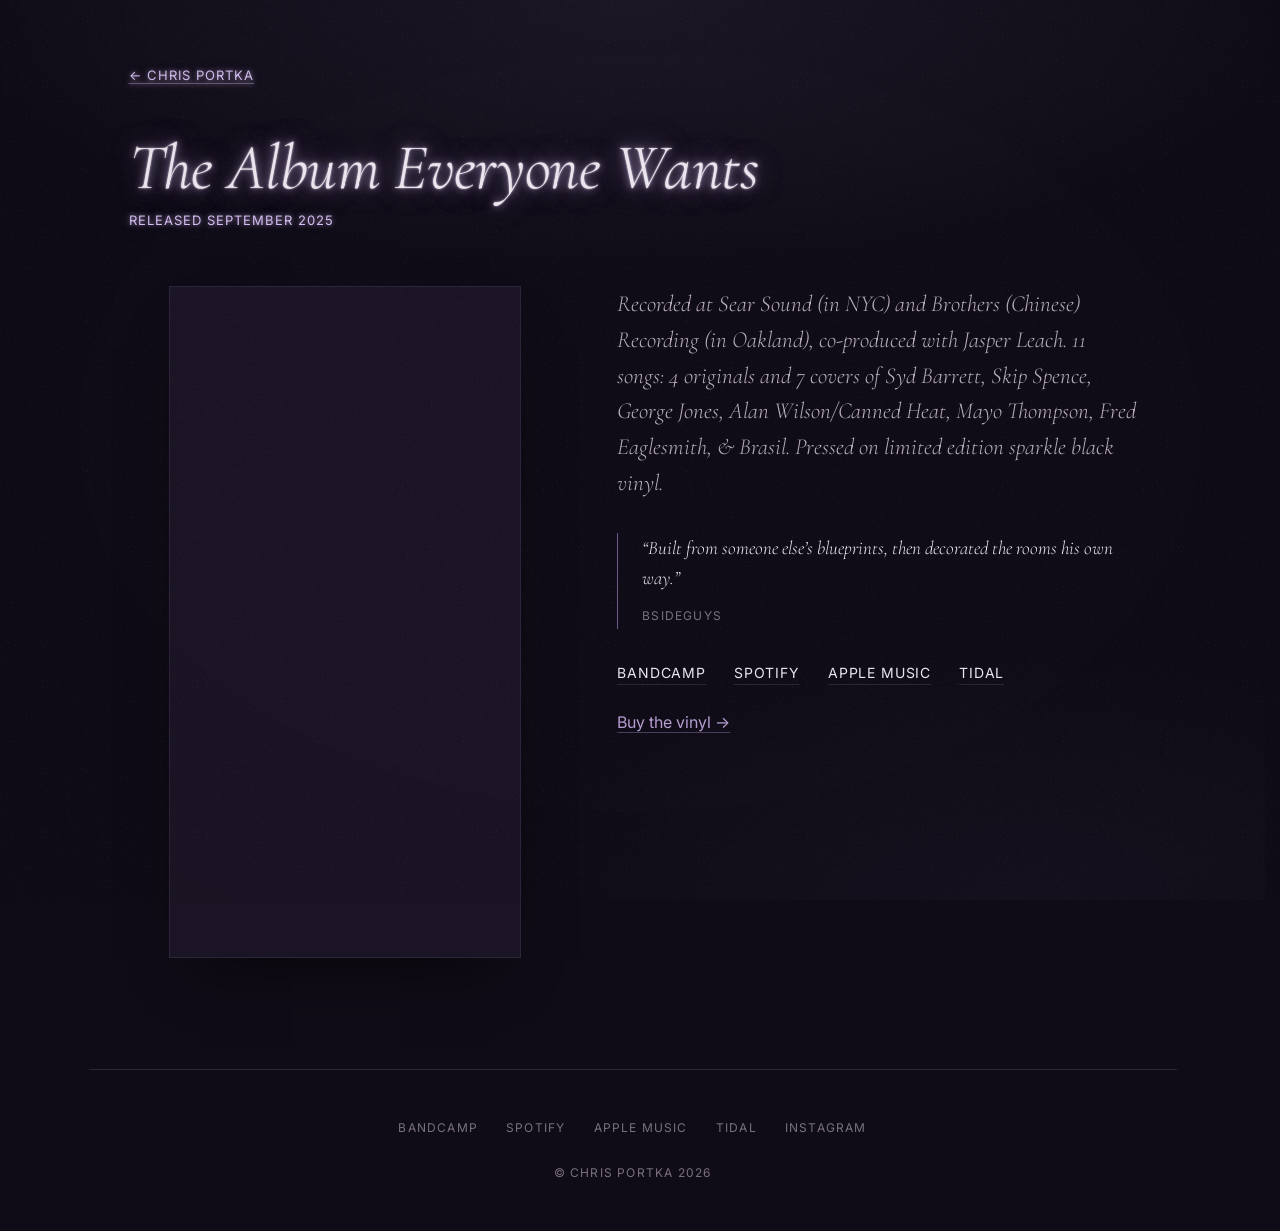
<file: releases/the-album-everyone-wants.html>
<!doctype html>
<html lang="en">
<head>
  <meta charset="utf-8">
  <meta name="viewport" content="width=device-width, initial-scale=1">
  <title>The Album Everyone Wants — Chris Portka</title>
  <meta name="description" content="The Album Everyone Wants by Chris Portka. Recorded at Sear Sound (in NYC) and Brothers (Chinese) Recording (in Oakland), co-produced with Jasper Leach. Out now.">
  <meta name="theme-color" content="#100c17">
  <link rel="canonical" href="https://chrisportka.com/releases/the-album-everyone-wants">

  <meta property="og:type" content="music.album">
  <meta property="og:title" content="The Album Everyone Wants — Chris Portka">
  <meta property="og:description" content="Recorded at Sear Sound (in NYC) and Brothers (Chinese) Recording (in Oakland), co-produced with Jasper Leach. 11 songs: 4 originals and 7 covers. Pressed on limited edition sparkle black vinyl.">
  <meta property="og:url" content="https://chrisportka.com/releases/the-album-everyone-wants">
  <meta property="og:image" content="https://chrisportka.com/assets/albums/small-album-ew-cover.jpg">
  <meta property="og:image:width" content="800">
  <meta property="og:image:height" content="800">
  <meta property="og:image:alt" content="Cover art for The Album Everyone Wants by Chris Portka">
  <meta property="og:site_name" content="Chris Portka">

  <meta name="twitter:card" content="summary">
  <meta name="twitter:title" content="The Album Everyone Wants — Chris Portka">
  <meta name="twitter:description" content="11 songs: 4 originals and 7 covers. Pressed on limited edition sparkle black vinyl. Out now.">
  <meta name="twitter:image" content="https://chrisportka.com/assets/albums/small-album-ew-cover.jpg">
  <meta name="twitter:image:alt" content="Cover art for The Album Everyone Wants by Chris Portka">
  <meta name="twitter:site" content="@chrisportka">
  <meta name="twitter:creator" content="@chrisportka">

  <link rel="icon" type="image/svg+xml" href="/assets/favicon.svg">
  <link rel="icon" type="image/png" sizes="48x48" href="/favicon-48.png">
  <link rel="icon" type="image/png" sizes="192x192" href="/icon-192.png">
  <link rel="apple-touch-icon" sizes="180x180" href="/apple-touch-icon.png">
  <link rel="manifest" href="/site.webmanifest">
  <link rel="preconnect" href="https://fonts.googleapis.com">
  <link rel="preconnect" href="https://fonts.gstatic.com" crossorigin>
  <link href="https://fonts.googleapis.com/css2?family=Cormorant+Garamond:ital,wght@0,300;0,400;0,500;1,300;1,400;1,500&family=Inter:wght@400;500&display=swap" rel="stylesheet">
  <link rel="stylesheet" href="/assets/style.css">

  <script type="application/ld+json">
  {
    "@context": "https://schema.org",
    "@type": "MusicAlbum",
    "name": "The Album Everyone Wants",
    "byArtist": {
      "@type": "MusicGroup",
      "name": "Chris Portka",
      "url": "https://chrisportka.com"
    },
    "datePublished": "2025-09",
    "image": "https://chrisportka.com/assets/albums/small-album-ew-cover.jpg",
    "url": "https://chrisportka.com/releases/the-album-everyone-wants",
    "recordLabel": "Independent",
    "producer": [
      { "@type": "Person", "name": "Chris Portka" },
      { "@type": "Person", "name": "Jasper Leach" }
    ]
  }
  </script>
</head>
<body>

<main>
  <section class="release">
    <p class="back-link"><a href="/" class="neon-link">&larr; Chris Portka</a></p>

    <h1 class="album-title">The Album Everyone Wants</h1>
    <p class="album-kicker neon-link">Released September 2025</p>

    <div class="release-grid">
      <figure class="album-cover album-cover--tracklist">
        <iframe
          title="The Album Everyone Wants on Bandcamp"
          src="https://bandcamp.com/EmbeddedPlayer/album=3141064362/size=large/bgcol=100c17/linkcol=b59dd1/tracklist=true/transparent=true/"
          seamless
          loading="lazy">
          <a href="https://cportka.bandcamp.com/album/the-album-everyone-wants">The Album Everyone Wants by chris portka</a>
        </iframe>
      </figure>

      <div class="release-text">
        <p class="lede">Recorded at Sear Sound (in NYC) and Brothers (Chinese) Recording (in Oakland), co-produced with Jasper Leach. 11 songs: 4 originals and 7 covers of Syd Barrett, Skip Spence, George Jones, Alan Wilson/Canned Heat, Mayo Thompson, Fred Eaglesmith, &amp; Brasil. Pressed on limited edition sparkle black vinyl.</p>

        <blockquote class="pull-quote">
          <p>&ldquo;Built from someone else&rsquo;s blueprints, then decorated the rooms his own way.&rdquo;</p>
          <cite>bsideguys</cite>
        </blockquote>

        <ul class="streaming-row" aria-label="Listen on">
          <li><a href="https://cportka.bandcamp.com/album/the-album-everyone-wants">Bandcamp</a></li>
          <li><a href="https://open.spotify.com/artist/43at57fnGGql0yMxsOt9CS">Spotify</a></li>
          <li><a href="https://music.apple.com/us/artist/chris-portka/1528866398">Apple Music</a></li>
          <li><a href="https://tidal.com/browse/artist/21030421">Tidal</a></li>
        </ul>

        <p class="vinyl-link"><a href="https://www.seekcollective.com/products/vinyl-the-album-everyone-wants" class="arrow-link">Buy the vinyl &rarr;</a></p>
      </div>
    </div>
  </section>
</main>

<footer class="site-footer">
  <nav class="footer-links" aria-label="Elsewhere">
    <a href="https://cportka.bandcamp.com">Bandcamp</a>
    <a href="https://open.spotify.com/artist/43at57fnGGql0yMxsOt9CS">Spotify</a>
    <a href="https://music.apple.com/us/artist/chris-portka/1528866398">Apple Music</a>
    <a href="https://tidal.com/browse/artist/21030421">Tidal</a>
    <a href="https://www.instagram.com/chrisportka">Instagram</a>
  </nav>
  <p class="copy">&copy; Chris Portka <span id="year">2026</span></p>
</footer>

<script>document.getElementById('year').textContent = new Date().getFullYear();</script>
</body>
</html>
</file>
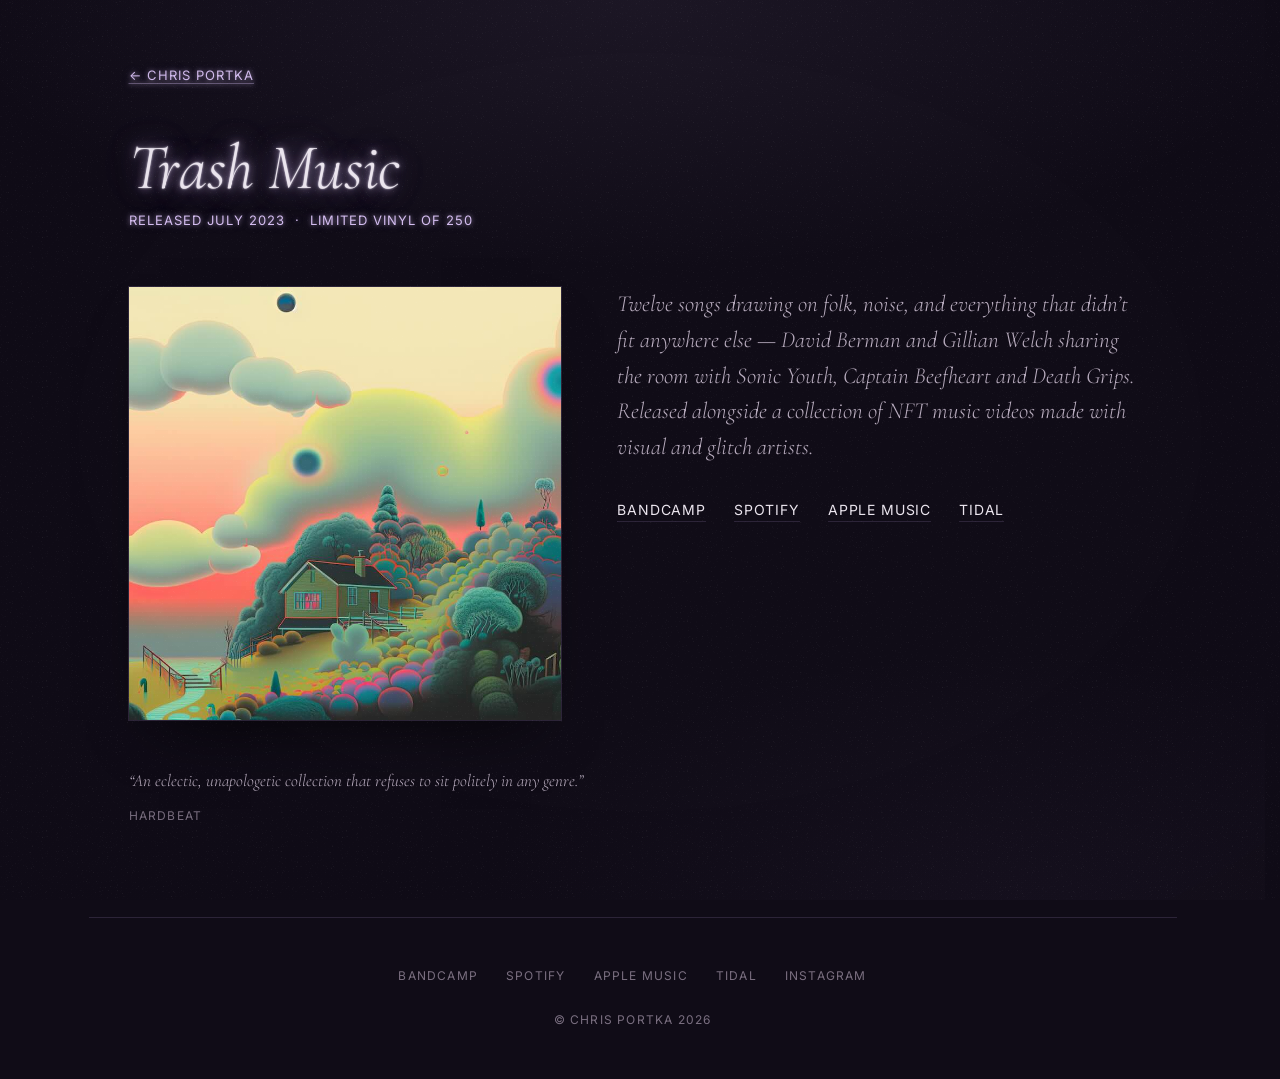
<file: releases/trash-music.html>
<!doctype html>
<html lang="en">
<head>
  <meta charset="utf-8">
  <meta name="viewport" content="width=device-width, initial-scale=1">
  <title>Trash Music — Chris Portka</title>
  <meta name="description" content="Trash Music by Chris Portka. Twelve songs drawing on David Berman, Gillian Welch, Sonic Youth, Captain Beefheart and Death Grips. Limited vinyl run of 250.">
  <meta name="theme-color" content="#100c17">
  <link rel="canonical" href="https://chrisportka.com/releases/trash-music">

  <meta property="og:type" content="music.album">
  <meta property="og:title" content="Trash Music — Chris Portka">
  <meta property="og:description" content="Twelve songs. Folk, noise, and everything that didn't fit anywhere else. Limited vinyl run of 250.">
  <meta property="og:url" content="https://chrisportka.com/releases/trash-music">
  <meta property="og:image" content="https://chrisportka.com/assets/albums/small-trash-music-cover.jpg">
  <meta property="og:image:width" content="800">
  <meta property="og:image:height" content="800">
  <meta property="og:image:alt" content="Cover art for Trash Music by Chris Portka">
  <meta property="og:site_name" content="Chris Portka">

  <meta name="twitter:card" content="summary">
  <meta name="twitter:title" content="Trash Music — Chris Portka">
  <meta name="twitter:description" content="Twelve songs. Folk, noise, and everything that didn't fit anywhere else. Limited vinyl run of 250.">
  <meta name="twitter:image" content="https://chrisportka.com/assets/albums/small-trash-music-cover.jpg">
  <meta name="twitter:image:alt" content="Cover art for Trash Music by Chris Portka">
  <meta name="twitter:site" content="@chrisportka">
  <meta name="twitter:creator" content="@chrisportka">

  <link rel="icon" type="image/svg+xml" href="/assets/favicon.svg">
  <link rel="icon" type="image/png" sizes="48x48" href="/favicon-48.png">
  <link rel="icon" type="image/png" sizes="192x192" href="/icon-192.png">
  <link rel="apple-touch-icon" sizes="180x180" href="/apple-touch-icon.png">
  <link rel="manifest" href="/site.webmanifest">
  <link rel="preconnect" href="https://fonts.googleapis.com">
  <link rel="preconnect" href="https://fonts.gstatic.com" crossorigin>
  <link href="https://fonts.googleapis.com/css2?family=Cormorant+Garamond:ital,wght@0,300;0,400;0,500;1,300;1,400;1,500&family=Inter:wght@400;500&display=swap" rel="stylesheet">
  <link rel="stylesheet" href="/assets/style.css">

  <script type="application/ld+json">
  {
    "@context": "https://schema.org",
    "@type": "MusicAlbum",
    "name": "Trash Music",
    "byArtist": {
      "@type": "MusicGroup",
      "name": "Chris Portka",
      "url": "https://chrisportka.com"
    },
    "datePublished": "2023-07-27",
    "image": "https://chrisportka.com/assets/albums/small-trash-music-cover.jpg",
    "url": "https://chrisportka.com/releases/trash-music",
    "numTracks": 12
  }
  </script>
</head>
<body>

<main>
  <section class="release">
    <p class="back-link"><a href="/" class="neon-link">&larr; Chris Portka</a></p>

    <h1 class="album-title">Trash Music</h1>
    <p class="album-kicker neon-link">Released July 2023 &nbsp;·&nbsp; Limited vinyl of 250</p>

    <div class="release-grid">
      <figure class="album-cover">
        <img src="/assets/albums/small-trash-music-cover.jpg" alt="Album cover for Trash Music" width="800" height="800">
      </figure>

      <div class="release-text">
        <p class="lede">Twelve songs drawing on folk, noise, and everything that didn&rsquo;t fit anywhere else &mdash; David Berman and Gillian Welch sharing the room with Sonic Youth, Captain Beefheart and Death Grips. Released alongside a collection of NFT music videos made with visual and glitch artists.</p>

        <ul class="streaming-row" aria-label="Listen on">
          <li><a href="https://cportka.bandcamp.com/album/trash-music">Bandcamp</a></li>
          <li><a href="https://open.spotify.com/artist/43at57fnGGql0yMxsOt9CS">Spotify</a></li>
          <li><a href="https://music.apple.com/us/artist/chris-portka/1528866398">Apple Music</a></li>
          <li><a href="https://tidal.com/browse/artist/21030421">Tidal</a></li>
        </ul>
      </div>
    </div>

    <!--
      Bandcamp embed: grab the album ID from Bandcamp → Trash Music → Tools →
      Embed this album → copy the iframe src, replace the ALBUM_ID below with
      the number after `album=`, and keep the bgcol/linkcol values so the
      embed matches the site palette.

      Once wired, uncomment the iframe and delete this comment block.

    <div class="bandcamp-embed">
      <iframe
        title="Trash Music on Bandcamp"
        src="https://bandcamp.com/EmbeddedPlayer/album=ALBUM_ID/size=large/bgcol=100c17/linkcol=b59dd1/tracklist=true/transparent=true/"
        seamless
        loading="lazy"
        style="border:0;width:350px;height:670px;max-width:100%;">
        <a href="https://cportka.bandcamp.com/album/trash-music">Trash Music by chris portka</a>
      </iframe>
    </div>
    -->

    <div class="press">
      <blockquote>
        <p>&ldquo;An eclectic, unapologetic collection that refuses to sit politely in any genre.&rdquo;</p>
        <cite>Hardbeat</cite>
      </blockquote>
    </div>
  </section>
</main>

<footer class="site-footer">
  <nav class="footer-links" aria-label="Elsewhere">
    <a href="https://cportka.bandcamp.com">Bandcamp</a>
    <a href="https://open.spotify.com/artist/43at57fnGGql0yMxsOt9CS">Spotify</a>
    <a href="https://music.apple.com/us/artist/chris-portka/1528866398">Apple Music</a>
    <a href="https://tidal.com/browse/artist/21030421">Tidal</a>
    <a href="https://www.instagram.com/chrisportka">Instagram</a>
  </nav>
  <p class="copy">&copy; Chris Portka <span id="year">2026</span></p>
</footer>

<script>document.getElementById('year').textContent = new Date().getFullYear();</script>
</body>
</html>
</file>
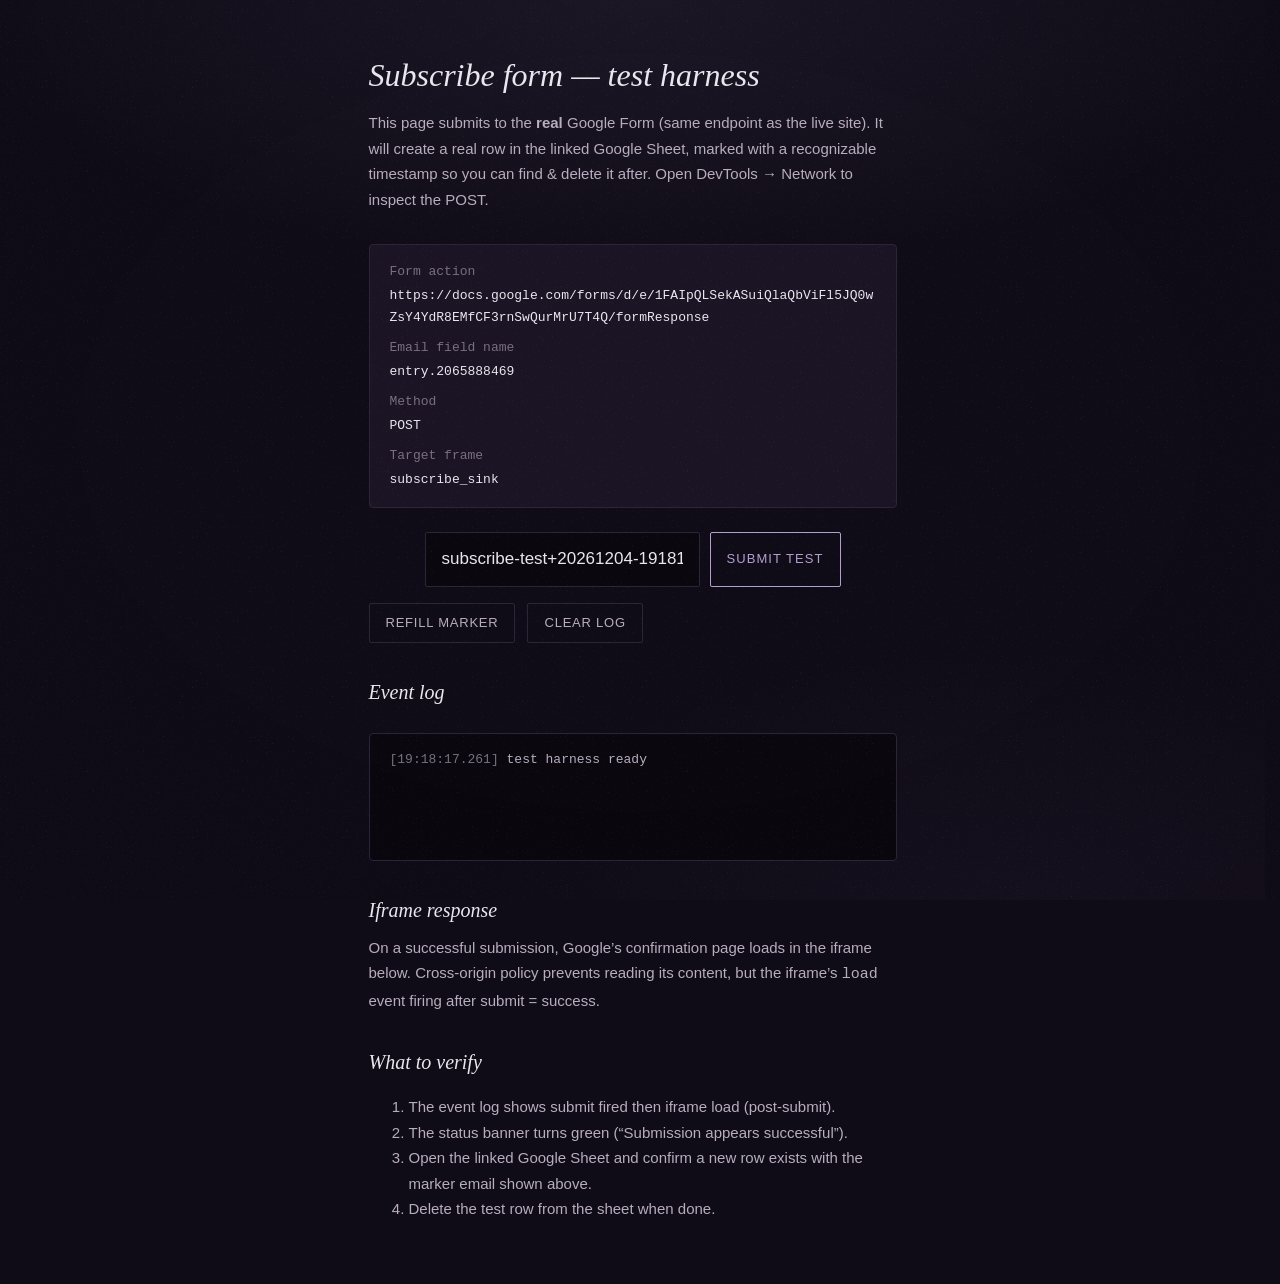
<file: tests/subscribe.html>
<!doctype html>
<html lang="en">
<head>
  <meta charset="utf-8">
  <meta name="viewport" content="width=device-width, initial-scale=1">
  <meta name="robots" content="noindex, nofollow">
  <title>Subscribe form — test harness</title>
  <link rel="stylesheet" href="/assets/style.css">
  <style>
    .test-wrap {
      max-width: 38rem;
      margin: 0 auto;
      padding: 3rem var(--gutter);
    }
    .test-wrap h1 {
      font-family: var(--serif);
      font-style: italic;
      font-weight: 300;
      font-size: 2rem;
      margin: 0 0 0.5rem;
    }
    .test-wrap .lede-note {
      color: var(--ink-soft);
      margin-bottom: 2rem;
      font-size: 0.9375rem;
    }
    .test-config {
      background: var(--bg-raised);
      border: 1px solid var(--rule);
      padding: 1rem 1.25rem;
      border-radius: 4px;
      font-family: ui-monospace, SFMono-Regular, Menlo, monospace;
      font-size: 0.8125rem;
      color: var(--ink-soft);
      margin: 0 0 1.5rem;
      overflow-wrap: anywhere;
    }
    .test-config dt { color: var(--ink-muted); margin-top: 0.5rem; }
    .test-config dt:first-child { margin-top: 0; }
    .test-config dd { margin: 0.1rem 0 0; color: var(--ink); }
    .test-log {
      background: var(--bg-deep);
      border: 1px solid var(--rule);
      padding: 1rem 1.25rem;
      border-radius: 4px;
      font-family: ui-monospace, SFMono-Regular, Menlo, monospace;
      font-size: 0.8125rem;
      line-height: 1.6;
      color: var(--ink-soft);
      min-height: 8rem;
      margin: 1.5rem 0;
      white-space: pre-wrap;
    }
    .test-log .ok { color: #9bd9a3; }
    .test-log .warn { color: #e8c46b; }
    .test-log .err { color: #e89292; }
    .test-log .ts { color: var(--ink-muted); }
    .test-iframe {
      width: 100%;
      height: 18rem;
      border: 1px solid var(--rule);
      background: #fff;
      border-radius: 4px;
      margin-top: 1rem;
    }
    .test-status {
      padding: 0.75rem 1rem;
      border-radius: 4px;
      font-size: 0.875rem;
      margin: 1rem 0;
      display: none;
    }
    .test-status.show { display: block; }
    .test-status.pass { background: rgba(155, 217, 163, 0.12); color: #9bd9a3; border: 1px solid rgba(155, 217, 163, 0.3); }
    .test-status.fail { background: rgba(232, 146, 146, 0.12); color: #e89292; border: 1px solid rgba(232, 146, 146, 0.3); }
    .test-actions { display: flex; gap: 0.75rem; flex-wrap: wrap; margin: 1rem 0 0; }
    .test-actions button {
      font: inherit;
      padding: 0.5rem 1rem;
      background: transparent;
      color: var(--ink-soft);
      border: 1px solid var(--rule);
      border-radius: 2px;
      cursor: pointer;
      font-size: 0.8125rem;
      letter-spacing: 0.06em;
      text-transform: uppercase;
    }
    .test-actions button:hover { color: var(--accent); border-color: var(--accent); }
  </style>
</head>
<body>

<main class="test-wrap">
  <h1>Subscribe form — test harness</h1>
  <p class="lede-note">
    This page submits to the <strong>real</strong> Google Form (same endpoint as
    the live site). It will create a real row in the linked Google Sheet, marked
    with a recognizable timestamp so you can find &amp; delete it after.
    Open DevTools &rarr; Network to inspect the POST.
  </p>

  <dl class="test-config" id="test-config"></dl>

  <form
    id="subscribe-form"
    action="https://docs.google.com/forms/d/e/1FAIpQLSekASuiQlaQbViFl5JQ0wZsY4YdR8EMfCF3rnSwQurMrU7T4Q/formResponse"
    method="POST"
    target="subscribe_sink"
    class="subscribe">
    <label for="email" class="visually-hidden">Email address</label>
    <input type="email" name="entry.2065888469" id="email" required>
    <button type="submit" class="button-primary">Submit test</button>
  </form>

  <div class="test-actions">
    <button type="button" id="refill">Refill marker</button>
    <button type="button" id="clear-log">Clear log</button>
  </div>

  <div class="test-status" id="status" role="status" aria-live="polite"></div>

  <h2 style="font-family: var(--serif); font-style: italic; font-weight: 300; font-size: 1.25rem; margin: 2rem 0 0.5rem;">Event log</h2>
  <pre class="test-log" id="log" aria-live="polite"></pre>

  <h2 style="font-family: var(--serif); font-style: italic; font-weight: 300; font-size: 1.25rem; margin: 2rem 0 0.5rem;">Iframe response</h2>
  <p class="lede-note" style="margin: 0 0 0.5rem;">
    On a successful submission, Google&rsquo;s confirmation page loads in the
    iframe below. Cross-origin policy prevents reading its content, but the
    iframe&rsquo;s <code>load</code> event firing after submit = success.
  </p>
  <iframe name="subscribe_sink" id="subscribe_sink" class="test-iframe" title="Test sink"></iframe>

  <h2 style="font-family: var(--serif); font-style: italic; font-weight: 300; font-size: 1.25rem; margin: 2rem 0 0.5rem;">What to verify</h2>
  <ol style="color: var(--ink-soft); font-size: 0.9375rem; line-height: 1.7;">
    <li>The event log shows <span class="ok">submit fired</span> then <span class="ok">iframe load (post-submit)</span>.</li>
    <li>The status banner turns green (&ldquo;Submission appears successful&rdquo;).</li>
    <li>Open the linked Google Sheet and confirm a new row exists with the marker email shown above.</li>
    <li>Delete the test row from the sheet when done.</li>
  </ol>
</main>

<script>
(function() {
  var form  = document.getElementById('subscribe-form');
  var input = document.getElementById('email');
  var sink  = document.getElementById('subscribe_sink');
  var log   = document.getElementById('log');
  var status = document.getElementById('status');
  var cfg   = document.getElementById('test-config');

  function pad(n) { return n < 10 ? '0' + n : '' + n; }
  function stamp() {
    var d = new Date();
    return d.getFullYear() + pad(d.getMonth()+1) + pad(d.getDate())
         + '-' + pad(d.getHours()) + pad(d.getMinutes()) + pad(d.getSeconds());
  }
  function marker() {
    return 'subscribe-test+' + stamp() + '@chrisportka.com';
  }
  function fillMarker() { input.value = marker(); }

  function logLine(msg, cls) {
    var d = new Date();
    var ts = pad(d.getHours()) + ':' + pad(d.getMinutes()) + ':' + pad(d.getSeconds()) + '.' + String(d.getMilliseconds()).padStart(3,'0');
    var line = document.createElement('div');
    var t = document.createElement('span');
    t.className = 'ts'; t.textContent = '[' + ts + '] ';
    var m = document.createElement('span');
    if (cls) m.className = cls;
    m.textContent = msg;
    line.appendChild(t); line.appendChild(m);
    log.appendChild(line);
    log.scrollTop = log.scrollHeight;
  }

  function setStatus(text, kind) {
    status.textContent = text;
    status.className = 'test-status show ' + kind;
  }

  // Show config
  cfg.innerHTML =
    '<dt>Form action</dt><dd>' + form.action + '</dd>' +
    '<dt>Email field name</dt><dd>' + input.name + '</dd>' +
    '<dt>Method</dt><dd>POST</dd>' +
    '<dt>Target frame</dt><dd>' + form.target + '</dd>';

  fillMarker();
  document.getElementById('refill').addEventListener('click', function() {
    fillMarker();
    logLine('marker refilled: ' + input.value);
  });
  document.getElementById('clear-log').addEventListener('click', function() {
    log.innerHTML = '';
    status.className = 'test-status';
  });

  var submitted = false;
  var submitTime = 0;

  form.addEventListener('submit', function(e) {
    if (!input.value) { e.preventDefault(); logLine('blocked: empty email', 'err'); return; }
    submitted = true;
    submitTime = Date.now();
    logLine('submit fired with email: ' + input.value, 'ok');
    setStatus('Submitting...', 'pass');
  });

  sink.addEventListener('load', function() {
    if (!submitted) {
      logLine('iframe load (initial empty load — expected, ignoring)', 'warn');
      return;
    }
    var ms = Date.now() - submitTime;
    logLine('iframe load (post-submit) — ' + ms + 'ms', 'ok');
    setStatus(
      'Submission appears successful. Open the Google Sheet and look for the row with email "' + input.value + '" — delete it after verifying.',
      'pass'
    );
  });

  sink.addEventListener('error', function() {
    logLine('iframe error event', 'err');
    setStatus('Iframe error — submission likely did NOT reach Google.', 'fail');
  });

  // 15s timeout: if no load event after submit, mark suspect
  form.addEventListener('submit', function() {
    setTimeout(function() {
      var ms = Date.now() - submitTime;
      if (submitted && ms > 14000) {
        logLine('no iframe load event after 15s — submission may have failed', 'err');
        setStatus('No iframe response after 15s. Check Network tab and the Google Sheet manually.', 'fail');
      }
    }, 15000);
  });

  logLine('test harness ready');
})();
</script>

</body>
</html>
</file>
<file: assets/style.css>
/* =========================================================================
   chrisportka.com — dark, smokey, lavender.
   Cormorant Garamond italic for headlines. Inter for body. One accent.
   ========================================================================= */

:root {
  --bg: #100c17;
  --bg-raised: #1a1424;
  --bg-deep: #0a070f;
  --ink: #ebe5ee;
  --ink-soft: #b8acbe;
  --ink-muted: #7a6f80;
  --accent: #b59dd1;
  --accent-bright: #d4bdf0;
  --accent-deep: #6f5a8a;
  --rule: #2c2438;

  --serif: "Cormorant Garamond", "EB Garamond", Georgia, "Times New Roman", serif;
  --sans: "Inter", -apple-system, BlinkMacSystemFont, "Segoe UI", Helvetica, Arial, sans-serif;

  --measure: 36rem;
  --wide: 68rem;
  --gutter: clamp(1.25rem, 4vw, 2.5rem);
}

/* ---------- Reset ---------- */
*, *::before, *::after { box-sizing: border-box; }
html {
  -webkit-text-size-adjust: 100%;
  font-optical-sizing: auto;
  background: var(--bg);
  /* reserve the scrollbar lane up front — otherwise the bar appears
     after first paint and shifts the whole page (the hero California
     visibly jumps left on some loads) */
  scrollbar-gutter: stable;
}
body {
  margin: 0;
  color: var(--ink);
  font-family: var(--sans);
  font-size: clamp(1rem, 0.95rem + 0.3vw, 1.0625rem);
  line-height: 1.7;
  font-weight: 400;
  -webkit-font-smoothing: antialiased;
  -moz-osx-font-smoothing: grayscale;
  background:
    radial-gradient(ellipse 90% 50% at 50% 0%, rgba(181, 157, 209, 0.08) 0%, transparent 60%),
    radial-gradient(ellipse 60% 40% at 80% 100%, rgba(111, 90, 138, 0.06) 0%, transparent 70%),
    var(--bg);
  background-attachment: fixed;
  min-height: 100vh;
  overflow-x: hidden;   /* keep wind-drifting lore wisps from causing sideways scroll */
}
/* Film grain — a whisper of 35mm noir texture over everything. Sparse
   light specks (baked into the noise's alpha) drift on a slow shuffle,
   so it reads as living grain without washing out the dark palette. No
   blend mode (keeps it iOS-safe); kept very faint on purpose. */
body::after {
  content: "";
  position: fixed;
  inset: 0;
  z-index: 60;
  pointer-events: none;
  opacity: 0.5;
  background-image: url("data:image/svg+xml,<svg xmlns='http://www.w3.org/2000/svg' width='150' height='150'><filter id='g'><feTurbulence type='fractalNoise' baseFrequency='0.8' numOctaves='2' stitchTiles='stitch' result='n'/><feColorMatrix in='n' type='matrix' values='0 0 0 0 1 0 0 0 0 1 0 0 0 0 1 0 0 0 0.55 -0.36'/></filter><rect width='150' height='150' filter='url(%23g)'/></svg>");
  background-size: 150px 150px;
  animation: film-grain 1.1s steps(3) infinite;
}
@keyframes film-grain {
  0%   { background-position: 0 0; }
  33%  { background-position: -38px 26px; }
  66%  { background-position: 22px -32px; }
  100% { background-position: 0 0; }
}
/* The Roadhouse hum — the room breathing. A soft dark vignette that
   swells and eases at the page edges on a slow cycle, punctuated by a
   couple of quick electrical buzz-flickers (a struggling ballast). The
   center stays clear so content is untouched; motion-gated below. */
body::before {
  content: "";
  position: fixed;
  inset: 0;
  z-index: 55;
  pointer-events: none;
  background: radial-gradient(ellipse 125% 120% at 50% 48%, transparent 34%, #05030a 100%);
  opacity: 0.12;
  animation: roadhouse-hum 9s ease-in-out infinite;
}
@keyframes roadhouse-hum {
  0%   { opacity: 0.12; }
  22%  { opacity: 0.44; }
  25%  { opacity: 0.20; }   /* buzz flicker */
  28%  { opacity: 0.46; }
  46%  { opacity: 0.10; }
  60%  { opacity: 0.5; }    /* deepest breath */
  62%  { opacity: 0.24; }   /* second flicker */
  64%  { opacity: 0.47; }
  82%  { opacity: 0.09; }
  100% { opacity: 0.12; }
}
img { max-width: 100%; height: auto; display: block; }
a {
  color: var(--accent);
  text-decoration: underline;
  text-underline-offset: 0.22em;
  text-decoration-thickness: 1px;
  text-decoration-color: rgba(181, 157, 209, 0.35);
  transition: color 200ms ease, text-decoration-color 200ms ease;
}
a:hover {
  color: var(--accent-bright);
  text-decoration-color: var(--accent-bright);
}
h1, h2, h3 {
  font-family: var(--serif);
  color: var(--ink);
  font-weight: 300;
  letter-spacing: 0;
}
p { margin: 0 0 1em; }

.visually-hidden {
  position: absolute; width: 1px; height: 1px; padding: 0; overflow: hidden;
  clip: rect(0 0 0 0); white-space: nowrap; border: 0;
}

/* ---------- Layout rhythm ---------- */
main { display: block; }
section {
  padding: clamp(2rem, 5vw, 4rem) var(--gutter);
  max-width: var(--wide);
  margin: 0 auto;
}
.section-heading {
  font-family: var(--serif);
  font-size: clamp(1.5rem, 1.1rem + 1.4vw, 2rem);
  margin: 0 0 2.5rem;
  font-style: italic;
  font-weight: 300;
  color: var(--ink);
  letter-spacing: 0;
  /* subtle neon — a quiet steady halo. The accent rule beneath already
     carries the flicker, so the heading holds still and lets it talk. */
  text-shadow:
    0 0 4px rgba(212, 189, 240, 0.35),
    0 0 12px rgba(181, 157, 209, 0.22);
}
.section-heading::after {
  content: "";
  display: block;
  width: 2.5rem;
  height: 1px;
  background: var(--accent);
  box-shadow: 0 0 5px rgba(181, 157, 209, 0.5), 0 0 10px rgba(181, 157, 209, 0.28);
  margin-top: 1.5rem;
  /* the accent rule reads as a small lit neon bar, with a slow, rare
     flicker so the neon motif carries quietly down the page */
  animation: rule-neon 9s ease-in-out infinite;
}
@keyframes rule-neon {
  0%, 62%, 68%, 100% {
    background: var(--accent);
    box-shadow: 0 0 5px rgba(181, 157, 209, 0.5), 0 0 10px rgba(181, 157, 209, 0.28);
  }
  64% { background: var(--accent-deep); box-shadow: 0 0 2px rgba(181, 157, 209, 0.2); }
  66% { background: var(--accent-bright); box-shadow: 0 0 6px rgba(212, 189, 240, 0.6), 0 0 13px rgba(181, 157, 209, 0.35); }
}

/* ---------- Hero ---------- */
.hero {
  max-width: none;
  padding: 0;
  margin: 0;
  display: grid;
  grid-template-columns: 1fr;
  /* Solid, uniform background across the whole hero so the two desktop
     columns match. Without this the text column shows the body's lavender
     radial glow (slightly lighter than the portrait's fade-to-bg edge),
     which reads as a vertical seam where the columns meet. The portrait
     fades to this same var(--bg), so the photo now dissolves seamlessly
     into the column beside it. */
  background: var(--bg);
}
.portrait {
  margin: 0;
  position: relative;
  background: var(--bg-deep);
  aspect-ratio: 1 / 1;
  overflow: hidden;
}
.portrait img {
  width: 100%;
  height: 100%;
  object-fit: cover;
  object-position: center center;
}
/* Vignette every edge of the portrait into the page background so the
   photo dissolves to black on all four sides instead of ending on hard
   rectangular edges. Two stacked gradients: one fades left+right, the
   other top+bottom; painted on top of the img and the smoke (::after is
   the last child) so both fade together. Bottom fades hardest since the
   name section sits directly below. */
.portrait::after {
  content: "";
  position: absolute;
  inset: 0;
  pointer-events: none;
  background:
    linear-gradient(to right,  var(--bg) 0%, transparent 14%, transparent 86%, var(--bg) 100%),
    linear-gradient(to bottom, var(--bg) 0%, transparent 8%,  transparent 68%, var(--bg) 100%);
}
/* Smoke wafting over the portrait. Real wisps come from SVG fractal
   noise (feTurbulence), not gradients — gradients only ever read as a
   glow. Two tiled noise layers drift upward at different speeds
   (parallax) via background-position, which loops seamlessly because the
   tiles are stitched. A radial mask fades the whole layer out before any
   edge, so the smoke dissipates instead of ending on a hard rectangle.
   The wisps are light lavender on a dark photo, so plain alpha reads the
   same as a lighten blend would — and we deliberately avoid
   `mix-blend-mode` here because iOS Safari mis-composites blend + mask
   together into a colored (red) band at the mask edge. Kept faint on
   purpose. */
.portrait-smoke {
  position: absolute;
  inset: 0;
  pointer-events: none;
  overflow: hidden;
  isolation: isolate;
  -webkit-mask-image: radial-gradient(135% 115% at 50% 30%, #000 30%, rgba(0,0,0,0.35) 60%, transparent 88%);
          mask-image: radial-gradient(135% 115% at 50% 30%, #000 30%, rgba(0,0,0,0.35) 60%, transparent 88%);
}
.portrait-smoke::before,
.portrait-smoke::after {
  content: "";
  position: absolute;
  inset: -20%;
  background-repeat: repeat;
  will-change: background-position;
}
.portrait-smoke::before {
  background-image: url("data:image/svg+xml,<svg xmlns='http://www.w3.org/2000/svg' width='600' height='600'><filter id='s' filterUnits='userSpaceOnUse' x='0' y='0' width='600' height='600'><feTurbulence type='fractalNoise' baseFrequency='0.022 0.008' numOctaves='4' seed='4' stitchTiles='stitch' result='n'/><feColorMatrix in='n' type='matrix' values='0 0 0 0 0.84 0 0 0 0 0.75 0 0 0 0 0.92 0 0 0 1.3 -0.62'/></filter><rect width='600' height='600' filter='url(%23s)'/></svg>");
  background-size: 600px 600px;
  opacity: 0.20;
  filter: blur(2.5px);
  animation: smoke-a 34s linear infinite;
}
.portrait-smoke::after {
  background-image: url("data:image/svg+xml,<svg xmlns='http://www.w3.org/2000/svg' width='520' height='520'><filter id='s' filterUnits='userSpaceOnUse' x='0' y='0' width='520' height='520'><feTurbulence type='fractalNoise' baseFrequency='0.032 0.013' numOctaves='3' seed='29' stitchTiles='stitch' result='n'/><feColorMatrix in='n' type='matrix' values='0 0 0 0 0.88 0 0 0 0 0.80 0 0 0 0 0.94 0 0 0 1.2 -0.66'/></filter><rect width='520' height='520' filter='url(%23s)'/></svg>");
  background-size: 520px 520px;
  opacity: 0.14;
  filter: blur(1.5px);
  animation: smoke-b 52s linear infinite;
}
/* upward drift; the X offset adds a slow lateral sway. Seamless because
   the noise tiles, so the loop never shows a seam. */
@keyframes smoke-a {
  from { background-position: 0 0; }
  to   { background-position: -120px -600px; }
}
@keyframes smoke-b {
  from { background-position: 0 0; }
  to   { background-position: 90px -520px; }
}
/* Lore wisps — faint silhouettes that drift in and out on the wind,
   behind the text (z-index:-1) so they never touch legibility. Kept very
   transparent (~10% peak) so they read as whisps, not features. The
   chicken is the exception: it holds still, low in the outro. */
.lore-symbols { position: absolute; width: 0; height: 0; overflow: hidden; }
#discography, #stay { position: relative; }
.lore-hint {
  position: absolute;
  display: block;
  height: auto;
  color: #b9a6d6;
  opacity: 0;
  pointer-events: none;
  z-index: 0;
  overflow: visible;
  will-change: transform, opacity;
}
/* two winds, opposite directions, so wisps blow both ways across the page */
@keyframes lore-wind-a {
  0%   { opacity: 0;    transform: translate(-70px, 10px) rotate(-5deg) scale(0.95); }
  22%  { opacity: 0.11; }
  55%  {                transform: translate(45px, -8px) rotate(3deg) scale(1.03); }
  80%  { opacity: 0.07; }
  100% { opacity: 0;    transform: translate(150px, 8px) rotate(6deg) scale(1); }
}
@keyframes lore-wind-b {
  0%   { opacity: 0;    transform: translate(80px, -8px) rotate(5deg) scale(1); }
  25%  { opacity: 0.10; }
  55%  {                transform: translate(-35px, 10px) rotate(-3deg) scale(0.96); }
  82%  { opacity: 0.06; }
  100% { opacity: 0;    transform: translate(-140px, -6px) rotate(-6deg) scale(1.03); }
}
.lore-hint--branch { top: 6%;   left: 3%;  width: 12rem;  animation: lore-wind-a 33s linear infinite; animation-delay: -3s; }
.lore-hint--owl    { bottom: 24%; right: 8%; width: 4.6rem; animation: lore-wind-b 27s linear infinite; animation-delay: -13s; }
.lore-hint--moon   { top: 14%;  right: 8%; width: 3.4rem; animation: lore-wind-a 30s linear infinite; animation-delay: -8s; }
.lore-hint--dog    { bottom: 8%; left: 5%; width: 4.6rem; animation: lore-wind-b 38s linear infinite; animation-delay: -22s; }
.lore-hint--leaf   { top: 10%;  right: 12%; width: 2.5rem; animation: lore-wind-a 21s linear infinite; animation-delay: -6s; }
/* chicken — the one the user likes; stays put, low in the outro, nudged
   up so it overlaps the final line (absolute, so text never shifts). */
.lore-hint--chicken {
  bottom: 3.5rem;
  right: 9%;
  width: 3.6rem;
  opacity: 0.2;
  z-index: 0;
  animation: lore-sway 15s ease-in-out infinite;
}
@keyframes lore-sway {
  0%, 100% { transform: translateY(0) rotate(0deg); opacity: 0.2; }
  50% { transform: translateY(-5px) rotate(-1.2deg); opacity: 0.14; }
}

/* About + Press — two staggered columns on desktop, stacked on mobile. */
.about-press > section { position: relative; }
@media (min-width: 900px) {
  .about-press {
    display: grid;
    grid-template-columns: 1fr 1fr;
    gap: clamp(2rem, 5vw, 4.5rem);
    align-items: start;
    max-width: var(--wide);
    margin: 0 auto;
    padding: clamp(2rem, 5vw, 4rem) var(--gutter);
  }
  .about-press > section {
    max-width: none;
    margin: 0;
    padding: 0;
  }
  .about-press .bio p { max-width: none; }
  .about-press .press-quotes { max-width: none; }
  /* stagger: Press sits a little lower than About */
  .about-press > #press { margin-top: 4.5rem; }
  /* a touch more compact for breathing room */
  .about-press .press-quotes li { margin-bottom: 1.75rem; }
  .about-press .press-quotes li:last-child { margin-bottom: 2rem; }
}
.hero-text {
  padding: clamp(2rem, 6vw, 4rem) var(--gutter) clamp(3rem, 8vw, 5rem);
  text-align: center;
  max-width: var(--measure);
  margin: 0 auto;
}
h1#name {
  font-family: var(--serif);
  font-style: italic;
  font-weight: 300;
  font-size: clamp(3.5rem, 7vw + 1rem, 7rem);
  line-height: 0.95;
  margin: 0 0 1.25rem;
  letter-spacing: -0.005em;
  color: var(--ink);
  /* Neon-sign glow: a hot near-white tube in a big lavender halo. Two
     buzz clusters per cycle — rapid multi-step stutters with the glow
     collapsing, then an overshoot flare as the tube catches again. */
  text-shadow:
    0 0 2px rgba(248, 242, 255, 0.9),
    0 0 9px rgba(212, 189, 240, 0.75),
    0 0 24px rgba(181, 157, 209, 0.55),
    0 0 48px rgba(181, 157, 209, 0.32),
    0 0 90px rgba(181, 157, 209, 0.18);
  animation: name-neon 9s ease-in-out infinite;
}
@keyframes name-neon {
  0%, 33%, 41%, 62%, 71%, 100% {
    opacity: 1;
    color: var(--ink);
    text-shadow:
      0 0 2px rgba(248, 242, 255, 0.9),
      0 0 9px rgba(212, 189, 240, 0.75),
      0 0 24px rgba(181, 157, 209, 0.55),
      0 0 48px rgba(181, 157, 209, 0.32),
      0 0 90px rgba(181, 157, 209, 0.18);
  }
  /* buzz cluster one: stutter-stutter-recover */
  35% { opacity: 0.7;
    text-shadow: 0 0 2px rgba(212, 189, 240, 0.4), 0 0 8px rgba(181, 157, 209, 0.25); }
  36.5% { opacity: 0.97; }
  38% { opacity: 0.78;
    text-shadow: 0 0 2px rgba(212, 189, 240, 0.45), 0 0 10px rgba(181, 157, 209, 0.3); }
  /* buzz cluster two: hard cut, then an overshoot flare */
  64% { opacity: 0.6;
    text-shadow: 0 0 1px rgba(212, 189, 240, 0.35), 0 0 7px rgba(181, 157, 209, 0.2); }
  66% {
    opacity: 1;
    color: #fbf8ff;
    text-shadow:
      0 0 3px rgba(255, 253, 255, 1),
      0 0 12px rgba(228, 210, 250, 0.95),
      0 0 30px rgba(198, 174, 226, 0.7),
      0 0 62px rgba(181, 157, 209, 0.45),
      0 0 115px rgba(181, 157, 209, 0.25);
  }
  68.5% { opacity: 0.88; }
}
.tagline {
  font-family: var(--serif);
  font-style: italic;
  font-weight: 300;
  font-size: clamp(1.25rem, 0.95rem + 0.85vw, 1.625rem);
  color: var(--ink-soft);
  margin: 0 0 1.5rem;
  letter-spacing: 0.005em;
}
/* "out now" as a small, HOT lavender neon sign beside the album title.
   Big halo, deep multi-step buzzes, and a catch-flare right after the
   second buzz (when the sparks fly). Same 6.5s cycle as the sparks so
   everything stays in sync. */
.neon-outnow {
  position: relative;
  color: #e9dcfb;
  text-shadow:
    0 0 2px rgba(252, 248, 255, 0.95),
    0 0 7px rgba(226, 205, 252, 0.9),
    0 0 16px rgba(212, 189, 240, 0.7),
    0 0 32px rgba(181, 157, 209, 0.5),
    0 0 60px rgba(181, 157, 209, 0.28);
  animation: neon-outnow 6.5s ease-in-out infinite;
}
@keyframes neon-outnow {
  0%, 44%, 54%, 72%, 88%, 100% {
    opacity: 1;
    text-shadow:
      0 0 2px rgba(252, 248, 255, 0.95),
      0 0 7px rgba(226, 205, 252, 0.9),
      0 0 16px rgba(212, 189, 240, 0.7),
      0 0 32px rgba(181, 157, 209, 0.5),
      0 0 60px rgba(181, 157, 209, 0.28);
  }
  /* buzz one: double stutter */
  46% { opacity: 0.35; text-shadow: 0 0 2px rgba(226, 205, 252, 0.4), 0 0 8px rgba(181, 157, 209, 0.25); }
  48% { opacity: 0.92; }
  50% { opacity: 0.55; text-shadow: 0 0 2px rgba(226, 205, 252, 0.5), 0 0 10px rgba(181, 157, 209, 0.3); }
  /* buzz two, harder — the sparks fly here */
  76% { opacity: 0.9; }
  77% { opacity: 0.2; text-shadow: 0 0 1px rgba(226, 205, 252, 0.3), 0 0 6px rgba(181, 157, 209, 0.2); }
  79% { opacity: 0.85; }
  80% { opacity: 0.4; text-shadow: 0 0 2px rgba(226, 205, 252, 0.4), 0 0 8px rgba(181, 157, 209, 0.25); }
  /* the catch — overshoot flare */
  83% {
    opacity: 1;
    text-shadow:
      0 0 3px rgba(255, 253, 255, 1),
      0 0 10px rgba(240, 226, 255, 1),
      0 0 22px rgba(212, 189, 240, 0.85),
      0 0 44px rgba(181, 157, 209, 0.6),
      0 0 80px rgba(181, 157, 209, 0.35);
  }
}
/* Sparks that occasionally burst off the top-right of the "out now" sign,
   in sync with its second, harder buzz (~77% of the 6.5s cycle). */
/* Sign sparks — thin bright needles that shoot off a sign when it buzzes,
   like real electrical sparks. Each spark bakes its angle into every
   keyframe (rotate first, then translateX flies it along its own axis;
   scaleX stretches the streak at launch and burns it out to a point).
   Sparks 1-5 fly on "out now"'s hard second buzz; 6-7 on the first. */
.sign-spark {
  position: absolute;
  top: 0.08em;
  right: -0.02em;
  width: 0.5em;
  height: 0.11em;
  /* angular dart: thin jagged tail, hard pointed head — no rounding, so
     it reads as an electrical splinter, never a water drop. Glow moves
     from box-shadow to drop-shadow so it follows the clipped shape. */
  clip-path: polygon(0% 50%, 26% 10%, 74% 32%, 100% 50%, 74% 68%, 26% 90%);
  background: linear-gradient(90deg, rgba(248, 241, 255, 0) 0%, #f8f1ff 55%, #ffffff 100%);
  filter:
    drop-shadow(0 0 3px rgba(255, 255, 255, 0.95))
    drop-shadow(0 0 8px rgba(212, 189, 240, 0.8))
    drop-shadow(0 0 15px rgba(181, 157, 209, 0.45));
  opacity: 0;
  transform-origin: left center;
  pointer-events: none;
  animation: sign-spark-1 6.5s linear infinite;
}
.sign-spark--2 { animation-name: sign-spark-2; }
.sign-spark--3 { animation-name: sign-spark-3; width: 0.42em; }
.sign-spark--4 { animation-name: sign-spark-4; width: 0.38em; }
.sign-spark--5 { animation-name: sign-spark-5; }
.sign-spark--6 { animation-name: sign-spark-6; width: 0.4em; }
.sign-spark--7 { animation-name: sign-spark-7; width: 0.34em; }
@keyframes sign-spark-1 {
  0%, 76% { opacity: 0; transform: rotate(-50deg) translateX(0) scaleX(0.3); }
  77.5% { opacity: 1; transform: rotate(-50deg) translateX(0.15em) scaleX(1.15); }
  86% { opacity: 0; transform: rotate(-50deg) translateX(1.7em) scaleX(0.3); }
  100% { opacity: 0; transform: rotate(-50deg) translateX(0) scaleX(0.3); }
}
@keyframes sign-spark-2 {
  0%, 76.5% { opacity: 0; transform: rotate(-15deg) translateX(0) scaleX(0.3); }
  78% { opacity: 1; transform: rotate(-15deg) translateX(0.2em) scaleX(1); }
  87% { opacity: 0; transform: rotate(-15deg) translateX(2em) scaleX(0.3); }
  100% { opacity: 0; transform: rotate(-15deg) translateX(0) scaleX(0.3); }
}
@keyframes sign-spark-3 {
  0%, 77% { opacity: 0; transform: rotate(-78deg) translateX(0) scaleX(0.3); }
  78.5% { opacity: 0.95; transform: rotate(-78deg) translateX(0.15em) scaleX(1); }
  88% { opacity: 0; transform: rotate(-78deg) translateX(1.8em) scaleX(0.3); }
  100% { opacity: 0; transform: rotate(-78deg) translateX(0) scaleX(0.3); }
}
@keyframes sign-spark-4 {
  0%, 77.5% { opacity: 0; transform: rotate(14deg) translateX(0) scaleX(0.3); }
  79% { opacity: 0.9; transform: rotate(14deg) translateX(0.15em) scaleX(0.95); }
  89% { opacity: 0; transform: rotate(14deg) translateX(1.5em) scaleX(0.25); }
  100% { opacity: 0; transform: rotate(14deg) translateX(0) scaleX(0.3); }
}
@keyframes sign-spark-5 {
  0%, 78% { opacity: 0; transform: rotate(-33deg) translateX(0) scaleX(0.3); }
  80% { opacity: 0.9; transform: rotate(-33deg) translateX(0.2em) scaleX(1.05); }
  90% { opacity: 0; transform: rotate(-33deg) translateX(2.2em) scaleX(0.25); }
  100% { opacity: 0; transform: rotate(-33deg) translateX(0) scaleX(0.3); }
}
@keyframes sign-spark-6 {
  0%, 45.5% { opacity: 0; transform: rotate(-62deg) translateX(0) scaleX(0.3); }
  47% { opacity: 0.95; transform: rotate(-62deg) translateX(0.15em) scaleX(1); }
  55% { opacity: 0; transform: rotate(-62deg) translateX(1.5em) scaleX(0.3); }
  100% { opacity: 0; transform: rotate(-62deg) translateX(0) scaleX(0.3); }
}
@keyframes sign-spark-7 {
  0%, 46.5% { opacity: 0; transform: rotate(-8deg) translateX(0) scaleX(0.3); }
  48% { opacity: 0.9; transform: rotate(-8deg) translateX(0.2em) scaleX(0.95); }
  57% { opacity: 0; transform: rotate(-8deg) translateX(1.7em) scaleX(0.25); }
  100% { opacity: 0; transform: rotate(-8deg) translateX(0) scaleX(0.3); }
}
/* dying-sign sparks — fire during the Earlier-work link's big sputter
   (~71% of its 8s cycle) */
.sign-spark--d1 { animation-name: dying-spark-1; animation-duration: 8s; top: 0.1em; }
.sign-spark--d2 { animation-name: dying-spark-2; animation-duration: 8s; top: 0.2em; width: 0.4em; }
@keyframes dying-spark-1 {
  0%, 70.5% { opacity: 0; transform: rotate(-42deg) translateX(0) scaleX(0.3); }
  71.5% { opacity: 1; transform: rotate(-42deg) translateX(0.15em) scaleX(1); }
  78% { opacity: 0; transform: rotate(-42deg) translateX(1.6em) scaleX(0.3); }
  100% { opacity: 0; transform: rotate(-42deg) translateX(0) scaleX(0.3); }
}
@keyframes dying-spark-2 {
  0%, 71% { opacity: 0; transform: rotate(18deg) translateX(0) scaleX(0.3); }
  72% { opacity: 0.9; transform: rotate(18deg) translateX(0.15em) scaleX(0.9); }
  79% { opacity: 0; transform: rotate(18deg) translateX(1.4em) scaleX(0.25); }
  100% { opacity: 0; transform: rotate(18deg) translateX(0) scaleX(0.3); }
}
/* Angular lightning bolt that cracks off a sign when it shorts — a
   jagged clip-path shard with a hard double-flash. drop-shadow (not
   box-shadow) so the glow follows the bolt's shape. */
.sign-bolt {
  position: absolute;
  top: -0.2em;
  right: -0.55em;
  width: 1.1em;
  height: 1.1em;
  background: linear-gradient(135deg, #ffffff 20%, #d4bdf0 100%);
  clip-path: polygon(0% 0%, 42% 30%, 28% 36%, 68% 64%, 52% 70%, 100% 100%, 44% 62%, 58% 55%, 18% 30%, 32% 24%);
  filter: drop-shadow(0 0 3px rgba(255, 255, 255, 1)) drop-shadow(0 0 8px rgba(181, 157, 209, 0.85));
  opacity: 0;
  transform-origin: top left;
  pointer-events: none;
}
.sign-bolt--now   { animation: bolt-now 6.5s linear infinite; }
.sign-bolt--dying { animation: bolt-dying 8s linear infinite; width: 0.95em; height: 0.95em; top: -0.25em; right: -0.4em; }
@keyframes bolt-now {
  0%, 76.5% { opacity: 0; transform: scale(0.2) rotate(8deg); }
  77.2% { opacity: 1; transform: scale(1) rotate(0deg); }
  78% { opacity: 0.1; transform: scale(1.02); }
  79% { opacity: 0.95; transform: scale(1.18) rotate(-5deg); }
  81.5% { opacity: 0; transform: scale(0.95); }
  100% { opacity: 0; transform: scale(0.2) rotate(8deg); }
}
@keyframes bolt-dying {
  0%, 69.5% { opacity: 0; transform: scale(0.2); }
  70.5% { opacity: 1; transform: scale(1) rotate(6deg); }
  71.5% { opacity: 0.15; transform: scale(1.03); }
  72.5% { opacity: 0.9; transform: scale(1.2) rotate(-6deg); }
  74.5% { opacity: 0; transform: scale(1); }
  100% { opacity: 0; transform: scale(0.2); }
}

/* Neon utility for small links and kickers on the subpages — a lit
   accent glow with one rare dip per cycle. Doubled class beats the
   later element-scoped rules (.back-link a, .press-inquiries) without
   resorting to !important. */
.neon-link.neon-link {
  color: var(--accent-bright);
  text-decoration-color: rgba(212, 189, 240, 0.35);
  text-shadow:
    0 0 4px rgba(212, 189, 240, 0.55),
    0 0 10px rgba(181, 157, 209, 0.35);
  animation: neon-link 8s ease-in-out infinite;
}
a.neon-link.neon-link:hover { color: #f0e7fb; }
@keyframes neon-link {
  0%, 57%, 61%, 100% { opacity: 1; }
  59% { opacity: 0.55; }
}

/* Blacklight — the hidden Proto Play doorway. Deep purple that barely
   rises off the dark, with a UV-violet halo; the link warms under the
   lamp on hover. Deliberately dim: it's an easter egg, not navigation. */
.blacklight.blacklight {
  color: #4a3670;
  text-shadow:
    0 0 8px rgba(124, 77, 255, 0.30),
    0 0 18px rgba(94, 44, 165, 0.22);
}
.blacklight a {
  color: #6a4bad;
  text-decoration-color: rgba(124, 77, 255, 0.35);
  text-shadow:
    0 0 6px rgba(124, 77, 255, 0.5),
    0 0 14px rgba(124, 77, 255, 0.3);
}
.blacklight a:hover {
  color: #8f6fff;
  text-shadow:
    0 0 8px rgba(143, 111, 255, 0.85),
    0 0 20px rgba(124, 77, 255, 0.55);
}

/* 404 — the most broken sign on the site. Violent fritz: long dark
   sags, rapid stutters, a hard flare, sparks and a bolt of its own. */
.neon-404 {
  position: relative;
  display: inline-block;
  text-shadow:
    0 0 2px rgba(248, 242, 255, 0.9),
    0 0 9px rgba(212, 189, 240, 0.7),
    0 0 24px rgba(181, 157, 209, 0.5);
  animation: neon-404 3.8s linear infinite;
}
@keyframes neon-404 {
  0%, 100% { opacity: 0.6; text-shadow: 0 0 2px rgba(212, 189, 240, 0.3), 0 0 6px rgba(181, 157, 209, 0.18); }
  8% { opacity: 1; text-shadow: 0 0 2px rgba(248, 242, 255, 0.9), 0 0 9px rgba(212, 189, 240, 0.7), 0 0 24px rgba(181, 157, 209, 0.5); }
  11% { opacity: 0.45; text-shadow: none; }
  13% { opacity: 0.95; text-shadow: 0 0 2px rgba(248, 242, 255, 0.9), 0 0 9px rgba(212, 189, 240, 0.7), 0 0 24px rgba(181, 157, 209, 0.5); }
  15% { opacity: 0.5; text-shadow: none; }
  17%, 42% { opacity: 0.85; text-shadow: 0 0 2px rgba(212, 189, 240, 0.5), 0 0 8px rgba(181, 157, 209, 0.3); }
  45% { opacity: 0.45; text-shadow: none; }
  47% {
    opacity: 1;
    text-shadow:
      0 0 3px rgba(255, 253, 255, 1),
      0 0 12px rgba(228, 210, 250, 0.95),
      0 0 30px rgba(198, 174, 226, 0.7);
  }
  50% { opacity: 0.5; text-shadow: none; }
  52%, 74% { opacity: 0.7; text-shadow: 0 0 2px rgba(212, 189, 240, 0.4), 0 0 7px rgba(181, 157, 209, 0.25); }
  77% { opacity: 0.45; }
  79% { opacity: 0.9; text-shadow: 0 0 2px rgba(248, 242, 255, 0.8), 0 0 9px rgba(212, 189, 240, 0.6); }
  82% { opacity: 0.6; }
}
.sign-spark--404a { animation-name: spark-404a; animation-duration: 3.8s; }
.sign-spark--404b { animation-name: spark-404b; animation-duration: 3.8s; top: 0.25em; width: 0.4em; }
.sign-bolt--404   { animation: bolt-404 3.8s linear infinite; }
@keyframes spark-404a {
  0%, 45.5% { opacity: 0; transform: rotate(-45deg) translateX(0) scaleX(0.3); }
  47% { opacity: 1; transform: rotate(-45deg) translateX(0.15em) scaleX(1); }
  56% { opacity: 0; transform: rotate(-45deg) translateX(1.8em) scaleX(0.3); }
  100% { opacity: 0; transform: rotate(-45deg) translateX(0) scaleX(0.3); }
}
@keyframes spark-404b {
  0%, 46% { opacity: 0; transform: rotate(10deg) translateX(0) scaleX(0.3); }
  47.5% { opacity: 0.95; transform: rotate(10deg) translateX(0.2em) scaleX(0.95); }
  57% { opacity: 0; transform: rotate(10deg) translateX(1.6em) scaleX(0.25); }
  100% { opacity: 0; transform: rotate(10deg) translateX(0) scaleX(0.3); }
}
@keyframes bolt-404 {
  0%, 45.5% { opacity: 0; transform: scale(0.2) rotate(8deg); }
  46.5% { opacity: 1; transform: scale(1) rotate(0deg); }
  47.5% { opacity: 0.15; transform: scale(1.02); }
  48.5% { opacity: 0.95; transform: scale(1.2) rotate(-6deg); }
  51% { opacity: 0; transform: scale(0.95); }
  100% { opacity: 0; transform: scale(0.2) rotate(8deg); }
}
/* California outline + "Musician, Songwriter, Guy" tagline overlay.
   The name is forced onto two lines ("Chris" / "Portka"). The state's
   top vertex pulls up by one line of the name (calc'd against the
   actual font-size clamp so it scales with viewport) plus a little
   slack, so its top lands at "Portka"'s top regardless of screen
   size. The inline tagline (at y=148 of the 280-unit viewBox) then
   naturally falls below the name.

   On mobile the SVG is shrunk and right-aligned in the centered hero
   column so the polygon (which lives in the left half of its own
   viewBox) lands behind the centered name rather than off to the
   side. On desktop the SVG is wider and left-aligned to track the
   left-aligned hero column. */
.hero-cali {
  margin: calc(-1 * clamp(3.5rem, 7vw + 1rem, 7rem) - 2rem) 0 1.5rem auto;
  line-height: 0;
}
.hero-cali svg {
  width: 100%;
  max-width: 13rem;
  height: auto;
  display: block;
  overflow: visible;
}
/* Soft neon flicker + glow on the California outline. The stroke holds a
   gentle lavender glow most of the cycle, with two brief, soft flicker
   dips — like a neon tube settling. overflow:visible on the svg above
   keeps the drop-shadow halo from clipping. */
.cali-outline {
  animation: cali-neon 7s ease-in-out infinite;
}
@keyframes cali-neon {
  /* long steady glow */
  0%, 23% {
    stroke: #bfa6e0;
    filter: drop-shadow(0 0 3px rgba(181, 157, 209, 0.95))
            drop-shadow(0 0 9px rgba(181, 157, 209, 0.6))
            drop-shadow(0 0 20px rgba(181, 157, 209, 0.3));
  }
  /* small fizz up north — the Oregon-border ticks discharge here */
  24.5% { stroke: #8a73ad; filter: drop-shadow(0 0 2px rgba(181, 157, 209, 0.4)); }
  26% { stroke: #d4bdf0; filter: drop-shadow(0 0 4px rgba(212, 189, 240, 0.8)) drop-shadow(0 0 10px rgba(181, 157, 209, 0.5)); }
  27.5%, 40% {
    stroke: #bfa6e0;
    filter: drop-shadow(0 0 3px rgba(181, 157, 209, 0.95))
            drop-shadow(0 0 9px rgba(181, 157, 209, 0.6))
            drop-shadow(0 0 20px rgba(181, 157, 209, 0.3));
  }
  /* ignition stutter — the tube fights to light, then a big flare */
  41% { stroke: #5b4a75; filter: drop-shadow(0 0 1px rgba(181, 157, 209, 0.25)); }
  43% { stroke: #e4d6f5; filter: drop-shadow(0 0 4px rgba(212, 189, 240, 0.9)) drop-shadow(0 0 9px rgba(181, 157, 209, 0.5)); }
  44% { stroke: #4a3d5f; filter: drop-shadow(0 0 1px rgba(181, 157, 209, 0.2)); }
  46% { stroke: #d4bdf0; filter: drop-shadow(0 0 4px rgba(212, 189, 240, 0.85)) drop-shadow(0 0 8px rgba(181, 157, 209, 0.45)); }
  47% { stroke: #453a58; filter: drop-shadow(0 0 1px rgba(181, 157, 209, 0.18)); }
  49% {   /* the big flare — sparks fly here */
    stroke: #f0e7fb;
    filter: drop-shadow(0 0 5px rgba(212, 189, 240, 1))
            drop-shadow(0 0 14px rgba(181, 157, 209, 0.65))
            drop-shadow(0 0 26px rgba(181, 157, 209, 0.4));
  }
  52% { stroke: #7d68a0; filter: drop-shadow(0 0 1px rgba(181, 157, 209, 0.3)); }
  55%, 79% {
    stroke: #bfa6e0;
    filter: drop-shadow(0 0 3px rgba(181, 157, 209, 0.95))
            drop-shadow(0 0 9px rgba(181, 157, 209, 0.6))
            drop-shadow(0 0 20px rgba(181, 157, 209, 0.3));
  }
  /* second, smaller flicker cluster — second spark burst */
  80% { stroke: #6a5688; filter: drop-shadow(0 0 1px rgba(181, 157, 209, 0.25)); }
  82% { stroke: #e4d6f5; filter: drop-shadow(0 0 4px rgba(212, 189, 240, 0.9)) drop-shadow(0 0 11px rgba(181, 157, 209, 0.55)); }
  84% { stroke: #6a5688; filter: drop-shadow(0 0 1px rgba(181, 157, 209, 0.25)); }
  86%, 100% {
    stroke: #bfa6e0;
    filter: drop-shadow(0 0 3px rgba(181, 157, 209, 0.95))
            drop-shadow(0 0 9px rgba(181, 157, 209, 0.6))
            drop-shadow(0 0 20px rgba(181, 157, 209, 0.3));
  }
}
/* Sparks at five geographic short points, each with its own vocabulary
   and moment: Oregon-border static ticks fizz upward at ~25%; the Bay
   throws the big bolt west at the 49% flare; LA fans shards southwest
   right after; Tahoe crackles east at the 82% flicker; the Tijuana
   border drips needles south just behind it. */
.cali-spark {
  fill: none;
  stroke: #f6eeff;
  stroke-width: 2;
  stroke-linecap: round;
  stroke-linejoin: round;
  transform-box: fill-box;
  transform-origin: left center;
  opacity: 0;
  filter: drop-shadow(0 0 3px rgba(255, 255, 255, 1))
          drop-shadow(0 0 7px rgba(212, 189, 240, 0.9))
          drop-shadow(0 0 14px rgba(181, 157, 209, 0.5));
  animation-duration: 7s;
  animation-timing-function: linear;
  animation-iteration-count: infinite;
}
/* a bigger angular bolt that cracks off the corner at the big flares */
.cali-bolt {
  fill: none;
  stroke: #ffffff;
  stroke-width: 2.1;
  stroke-linejoin: miter;
  stroke-linecap: round;
  transform-box: fill-box;
  transform-origin: left center;
  opacity: 0;
  filter: drop-shadow(0 0 3px rgba(255, 255, 255, 1))
          drop-shadow(0 0 9px rgba(181, 157, 209, 0.85));
  animation-duration: 7s;
  animation-timing-function: linear;
  animation-iteration-count: infinite;
}
/* per-location assignments — each cluster fires at its own moment */
.cs-or1 { animation-name: cs-or1; stroke-width: 1.5; }
.cs-or2 { animation-name: cs-or2; stroke-width: 1.5; }
/* bay pieces are drawn westward, so their coast attach point is the
   RIGHT edge of their fill-box — scale from there, not the far tip */
.cs-baybolt { animation-name: cs-baybolt; transform-origin: right center; }
.cs-bay1 { animation-name: cs-bay1; transform-origin: right center; }
.cs-th1 { animation-name: cs-th1; stroke-width: 1.6; }
.cs-th2 { animation-name: cs-th2; stroke-width: 1.6; }
.cs-la1 { animation-name: cs-la1; }
.cs-la2 { animation-name: cs-la2; stroke-width: 1.6; }
.cs-tj1 { animation-name: cs-tj1; stroke-width: 1.5; }
.cs-tj2 { animation-name: cs-tj2; stroke-width: 1.4; }
/* Oregon border — static ticks discharging upward on the 25% fizz */
@keyframes cs-or1 {
  0%, 24% { opacity: 0; transform: translate(0,0) scale(0.4); }
  25% { opacity: 1; transform: translate(0,-1px) scale(1); }
  30% { opacity: 0; transform: translate(1px,-11px) scale(0.4); }
  100% { opacity: 0; transform: translate(0,0) scale(0.4); }
}
@keyframes cs-or2 {
  0%, 24.5% { opacity: 0; transform: translate(0,0) scale(0.4); }
  25.5% { opacity: 0.9; transform: translate(0,-1px) scale(0.9); }
  31% { opacity: 0; transform: translate(3px,-9px) scale(0.4); }
  100% { opacity: 0; transform: translate(0,0) scale(0.4); }
}
/* Bay Area — the big bolt cracks west at the 49% flare, with a shard */
@keyframes cs-baybolt {
  0%, 48.5% { opacity: 0; transform: scale(0.15); }
  49.3% { opacity: 1; transform: scale(1); }
  50.2% { opacity: 0.1; transform: scale(1.05); }
  51% { opacity: 0.95; transform: scale(1.25) rotate(-6deg); }
  53% { opacity: 0; transform: scale(1.1); }
  100% { opacity: 0; transform: scale(0.15); }
}
@keyframes cs-bay1 {
  0%, 48% { opacity: 0; transform: translate(0,0) scale(0.4); }
  49% { opacity: 1; transform: translate(-1px,-1px) scale(1); }
  54% { opacity: 0; transform: translate(-13px,-6px) scale(0.45); }
  100% { opacity: 0; transform: translate(0,0) scale(0.4); }
}
/* LA — shard fan flies southwest just after the big flare */
@keyframes cs-la1 {
  0%, 49% { opacity: 0; transform: translate(0,0) scale(0.4); }
  50% { opacity: 1; transform: translate(-1px,1px) scale(1); }
  55.5% { opacity: 0; transform: translate(-10px,10px) scale(0.45); }
  100% { opacity: 0; transform: translate(0,0) scale(0.4); }
}
@keyframes cs-la2 {
  0%, 49.5% { opacity: 0; transform: translate(0,0) scale(0.4); }
  50.5% { opacity: 0.9; transform: translate(-2px,0) scale(0.9); }
  56% { opacity: 0; transform: translate(-14px,3px) scale(0.4); }
  100% { opacity: 0; transform: translate(0,0) scale(0.4); }
}
/* Tahoe — crackle pair snaps east at the 82% flicker */
@keyframes cs-th1 {
  0%, 81% { opacity: 0; transform: translate(0,0) scale(0.4); }
  82% { opacity: 1; transform: translate(1px,-1px) scale(1); }
  87% { opacity: 0; transform: translate(12px,-5px) scale(0.45); }
  100% { opacity: 0; transform: translate(0,0) scale(0.4); }
}
@keyframes cs-th2 {
  0%, 81.5% { opacity: 0; transform: translate(0,0) scale(0.4); }
  82.5% { opacity: 0.9; transform: translate(1px,1px) scale(0.9); }
  88% { opacity: 0; transform: translate(10px,7px) scale(0.4); }
  100% { opacity: 0; transform: translate(0,0) scale(0.4); }
}
/* Tijuana border — needle drips fall south right behind Tahoe */
@keyframes cs-tj1 {
  0%, 82% { opacity: 0; transform: translate(0,0) scale(0.4); }
  83% { opacity: 1; transform: translate(0,1px) scale(1); }
  88.5% { opacity: 0; transform: translate(2px,12px) scale(0.4); }
  100% { opacity: 0; transform: translate(0,0) scale(0.4); }
}
@keyframes cs-tj2 {
  0%, 82.5% { opacity: 0; transform: translate(0,0) scale(0.4); }
  83.5% { opacity: 0.85; transform: translate(0,1px) scale(0.9); }
  89% { opacity: 0; transform: translate(-2px,11px) scale(0.4); }
  100% { opacity: 0; transform: translate(0,0) scale(0.4); }
}
/* Floating tagline words — "Musician" / "Songwriter" / "Guy" as three
   separate sticker-objects (Great Vibes, black core / white band /
   black rim) drifting around the hero text at ~20% opacity, lore-wisp
   style. The hero's real content is lifted above them (z-index) so a
   drifting word never obscures the name or quote. */
.float-word {
  position: absolute;
  overflow: visible;
  pointer-events: none;
  opacity: 0.12;
  z-index: 0;
  height: auto;
  will-change: transform, opacity, filter;
}
.float-word text {
  font-family: "Great Vibes", "Brush Script MT", cursive;
  font-weight: 400;
  font-size: 34px;
  letter-spacing: 0;
  stroke-linejoin: round;
  stroke-linecap: round;
}
/* bands scale with the type: at 34px these keep the loops open */
.float-word .ct-outer { fill: none; stroke: #0a070f; stroke-width: 5.2; }
.float-word .ct-band  { fill: none; stroke: #f2ecf7; stroke-width: 2.8; }
.float-word .ct-core  { fill: #0a070f; }
/* Each word runs three independent animations on distinct properties so
   they can't fight: a staggered few-second fade-in (opacity), a gusty
   wind wander (transform), and a rare broken-neon stutter (filter). */
.float-word--musician {
  top: 1.5%; left: 2%; width: 10.5rem;
  animation:
    word-fade-in 4s ease-out 0.5s both,
    word-float-a 52s ease-in-out infinite,
    word-neon 17s linear 6s infinite;
}
.float-word--songwriter {
  top: 40%; right: 0; width: 13rem;
  animation:
    word-fade-in 4s ease-out 2s both,
    word-float-b 61s ease-in-out infinite,
    word-neon 23s linear 13s infinite;
}
.float-word--guy {
  bottom: 6%; left: 12%; width: 6.5rem;
  animation:
    word-fade-in 4s ease-out 3.5s both,
    word-float-a 44s ease-in-out infinite reverse,
    word-neon 19s linear 21s infinite;
}
@keyframes word-fade-in {
  from { opacity: 0; }
  to { opacity: 0.12; }
}
/* wind wander: uneven waypoint spacing = gusts that accelerate, then
   long lulls that ease off — a breeze, not a metronome */
@keyframes word-float-a {
  0%   { transform: translate(0, 0) rotate(-2deg) scale(1); }
  14%  { transform: translate(34px, -14px) rotate(0deg) scale(1.02); }
  23%  { transform: translate(58px, -20px) rotate(1.5deg) scale(1.04); }
  52%  { transform: translate(72px, 6px) rotate(3deg) scale(1.02); }
  64%  { transform: translate(46px, 22px) rotate(1deg) scale(0.99); }
  100% { transform: translate(0, 0) rotate(-2deg) scale(1); }
}
@keyframes word-float-b {
  0%   { transform: translate(0, 0) rotate(2.5deg) scale(1); }
  17%  { transform: translate(-40px, 14px) rotate(0.5deg) scale(0.98); }
  27%  { transform: translate(-64px, 6px) rotate(-1.5deg) scale(0.97); }
  55%  { transform: translate(-74px, -16px) rotate(-3deg) scale(1.03); }
  68%  { transform: translate(-42px, -28px) rotate(-1deg) scale(1.01); }
  100% { transform: translate(0, 0) rotate(2.5deg) scale(1); }
}
/* broken neon: two stutter clusters per cycle — the sticker's white
   band browns out, half-catches, then overshoots hard on the second
   with a lavender halo. Filter-based so it never collides with the
   fade-in's opacity. Sparks (below) fly on the big 58% flash. */
@keyframes word-neon {
  0%, 30%, 34.5%, 55%, 60.5%, 100% { filter: brightness(1); }
  31.5% { filter: brightness(0.35); }
  33% { filter: brightness(1.6) drop-shadow(0 0 5px rgba(242, 236, 247, 0.5)); }
  56.5% { filter: brightness(0.3); }
  58% { filter: brightness(2.2)
        drop-shadow(0 0 8px rgba(242, 236, 247, 0.7))
        drop-shadow(0 0 16px rgba(181, 157, 209, 0.5)); }
  59.5% { filter: brightness(0.5); }
}
/* word sparks — tiny shards that fly off a word at its big flash. Each
   word's sparks share its word-neon duration + delay so they always
   land on the flash. */
.word-spark {
  fill: none;
  stroke: #f6eeff;
  stroke-width: 1.5;
  stroke-linecap: round;
  stroke-linejoin: round;
  transform-box: fill-box;
  transform-origin: left center;
  opacity: 0;
  filter: drop-shadow(0 0 2px rgba(255, 255, 255, 1))
          drop-shadow(0 0 5px rgba(181, 157, 209, 0.8));
}
.float-word--musician .word-spark--a   { animation: word-spark-a 17s linear 6s infinite; }
.float-word--musician .word-spark--b   { animation: word-spark-b 17s linear 6s infinite; }
.float-word--songwriter .word-spark--a { animation: word-spark-a 23s linear 13s infinite; }
.float-word--songwriter .word-spark--b { animation: word-spark-b 23s linear 13s infinite; }
.float-word--guy .word-spark--a        { animation: word-spark-a 19s linear 21s infinite; }
.float-word--guy .word-spark--b        { animation: word-spark-b 19s linear 21s infinite; }
@keyframes word-spark-a {
  0%, 57.5% { opacity: 0; transform: translate(0,0) scale(0.4); }
  58.2% { opacity: 1; transform: translate(1px,-1px) scale(1); }
  62% { opacity: 0; transform: translate(11px,-7px) scale(0.4); }
  100% { opacity: 0; transform: translate(0,0) scale(0.4); }
}
@keyframes word-spark-b {
  0%, 57.8% { opacity: 0; transform: translate(0,0) scale(0.4); }
  58.5% { opacity: 0.95; transform: translate(1px,0) scale(0.9); }
  62.5% { opacity: 0; transform: translate(12px,3px) scale(0.4); }
  100% { opacity: 0; transform: translate(0,0) scale(0.4); }
}
.hero-text { position: relative; }
.hero-text > :not(.float-word) { position: relative; z-index: 1; }

/* Red Room wink — the state's interior is a hidden B&W test pattern
   behind a slowly wind-blown purple/black curtain, glimpsed with a
   broken-broadcast flicker only when the California is hovered/tapped,
   then it snaps back to lavender. */
.redroom { opacity: 0; }
.redroom-curtain {
  transform-box: fill-box;
  transform-origin: center;
  animation: curtain-wind 4.5s ease-in-out infinite;
}
@keyframes curtain-wind {
  0%, 100% { transform: skewX(0deg) translateX(0); }
  50% { transform: skewX(2.4deg) translateX(3px); }
}
.hero-cali:hover .redroom,
.hero-cali:focus-within .redroom {
  animation: redroom-wink 1.8s ease both;
}
/* snaps on, stutters like a broken broadcast, then fades out */
@keyframes redroom-wink {
  0% { opacity: 0; }
  7% { opacity: 0.9; }
  11% { opacity: 0.18; }
  15% { opacity: 0.95; }
  21% { opacity: 0.32; }
  25% { opacity: 0.9; }
  48% { opacity: 0.82; }
  55% { opacity: 0.28; }
  59% { opacity: 0.88; }
  78% { opacity: 0.7; }
  84% { opacity: 0.22; }
  100% { opacity: 0; }
}

/* Respect reduced-motion: hold the smoke and neon glow still, keeping a
   faint resting halo on the outline rather than a hard cut. */
@media (prefers-reduced-motion: reduce) {
  .portrait-smoke::before,
  .portrait-smoke::after { animation: none; }
  .cali-outline {
    animation: none;
    stroke: #bfa6e0;
    filter: drop-shadow(0 0 3px rgba(181, 157, 209, 0.6));
  }
  /* Hold the new neon touches still, keeping their lit resting state. */
  h1#name,
  .neon-outnow,
  .album-title,
  .neon-link,
  .float-word,
  .section-heading::after { animation: none; }
  .neon-404 { animation: none; opacity: 0.85; }
  .cali-spark,
  .cali-bolt,
  .sign-spark,
  .sign-bolt,
  .word-spark,
  .lore { animation: none; opacity: 0; }
  /* !important is load-bearing: the hover/focus trigger rules appear
     later in the file with equal specificity, and the global
     reduced-motion `* { animation: none !important }` fallback can't
     reach ::after pseudo-elements. */
  .neon-dying { animation: none !important; opacity: 0.75; }
  .release-item a::after,
  .release-item a:hover::after,
  .release-item a:focus-visible::after { animation: none !important; opacity: 0; }
  body::after,
  .redroom-curtain { animation: none; }
  body::before { animation: none; opacity: 0; }
  .redroom,
  .hero-cali:hover .redroom,
  .hero-cali:focus-within .redroom { animation: none; opacity: 0; }
}

/* The roulette can land any of the four quotes here; the styling is
   identical for all of them, but a 150-char quote wraps into a block
   that LOOKS louder than the one-line Berman quote at the same size.
   Cap the measure and let the roulette script mark long quotes
   (.hero-quote--long) to size down a notch, so every draw carries the
   same whisper-weight in the hero. */
.hero-quote {
  margin: 0 auto 2rem;
  padding: 0;
  max-width: 34ch;
}
.hero-quote p {
  font-family: var(--serif);
  font-style: italic;
  font-weight: 300;
  font-size: 1.0625rem;
  line-height: 1.5;
  color: var(--ink-soft);
  margin: 0 0 0.4rem;
  text-wrap: balance;
}
.hero-quote--long p {
  font-size: 0.9375rem;
  opacity: 0.85;
}
.hero-quote cite {
  font-size: 0.6875rem;
  color: var(--ink-muted);
  font-style: normal;
  letter-spacing: 0.12em;
  text-transform: uppercase;
}
.hero-quote cite a {
  color: inherit;
  text-decoration-color: var(--rule);
}
.hero-quote cite a:hover {
  color: var(--accent);
  text-decoration-color: var(--accent);
}
.hero-note {
  font-size: 0.875rem;
  letter-spacing: 0.06em;
  text-transform: uppercase;
  color: var(--ink-muted);
  margin: 0;
}
.hero-note a {
  color: var(--ink-muted);
  text-decoration-color: var(--rule);
}
.hero-note a:hover { color: var(--accent); text-decoration-color: var(--accent); }
.hero-note em {
  font-family: var(--serif);
  font-style: italic;
  font-weight: 400;
  text-transform: none;
  letter-spacing: 0;
  color: var(--ink-soft);
}

@media (min-width: 900px) {
  .hero {
    grid-template-columns: 1fr 1fr;
    align-items: stretch;
    min-height: 92vh;
    min-height: 92svh;
  }
  .portrait { aspect-ratio: auto; height: 100%; }
  /* Tall left-column portrait: pull a long fade to black IN from the right
     edge (it meets the name column) and up from the bottom edge, so the
     photo dissolves toward the subject rather than ending on a hard edge.
     Left and top keep a gentle vignette. */
  .portrait::after {
    inset: 0;
    width: auto;
    height: auto;
    background:
      linear-gradient(to right,  var(--bg) 0%, transparent 14%, transparent 52%, var(--bg) 100%),
      linear-gradient(to bottom, var(--bg) 0%, transparent 8%,  transparent 55%, var(--bg) 100%);
  }
  .hero-text {
    display: flex;
    flex-direction: column;
    justify-content: center;
    text-align: left;
    padding: var(--gutter) clamp(2rem, 5vw, 5rem);
  }
  h1#name { font-size: clamp(4.5rem, 7vw, 8rem); }
  /* left-aligned hero column: pin the capped quote block left */
  .hero-quote { margin-left: 0; margin-right: 0; }
  .hero-cali {
    margin: calc(-1 * clamp(4.5rem, 7vw, 8rem) - 1.25rem) 0 2rem -1.5rem;
  }
  .hero-cali svg {
    max-width: 24rem;
  }
}

/* ---------- Release page header (deep pages) ---------- */
.back-link {
  font-size: 0.8125rem;
  letter-spacing: 0.08em;
  text-transform: uppercase;
  color: var(--ink-muted);
  margin: 0 0 3rem;
}
.back-link a { color: var(--ink-muted); text-decoration-color: var(--rule); }
.back-link a:hover { color: var(--accent); }
.album-title {
  font-family: var(--serif);
  font-weight: 300;
  font-style: italic;
  font-size: clamp(2.5rem, 1.5rem + 3.5vw, 4rem);
  line-height: 1.05;
  letter-spacing: -0.005em;
  margin: 0 0 0.5rem;
  color: var(--ink);
  /* subpage headers carry the homepage's neon-sign glow + buzz
     (name-neon keyframes are shared with h1#name) */
  text-shadow:
    0 0 2px rgba(248, 242, 255, 0.9),
    0 0 9px rgba(212, 189, 240, 0.75),
    0 0 24px rgba(181, 157, 209, 0.55),
    0 0 48px rgba(181, 157, 209, 0.32),
    0 0 90px rgba(181, 157, 209, 0.18);
  animation: name-neon 9s ease-in-out infinite;
}
.album-kicker {
  font-size: 0.8125rem;
  letter-spacing: 0.08em;
  text-transform: uppercase;
  color: var(--ink-muted);
  margin: 0 0 3.5rem;
}

/* ---------- Release (section on home page) ---------- */
.release-grid {
  display: grid;
  grid-template-columns: 1fr;
  gap: 2.5rem;
  margin-bottom: 3rem;
}
@media (min-width: 760px) {
  .release-grid { grid-template-columns: 1fr 1.2fr; gap: 3.5rem; align-items: start; }
}
.album-cover {
  margin: 0;
  display: flex;
  justify-content: center;
}
.album-cover > * {
  background: var(--bg-raised);
  box-shadow:
    0 0 0 1px var(--rule),
    0 30px 60px -30px rgba(0, 0, 0, 0.7);
}
.album-cover img {
  width: 100%;
}
.album-cover iframe {
  display: block;
  border: 0;
  width: 100%;
  max-width: 350px;
  aspect-ratio: 350 / 470;
  height: auto;
}
.album-cover--tracklist iframe {
  aspect-ratio: 350 / 670;
}
.lede {
  font-family: var(--serif);
  font-style: italic;
  font-weight: 300;
  font-size: clamp(1.1875rem, 1rem + 0.6vw, 1.4375rem);
  line-height: 1.55;
  color: var(--ink-soft);
  margin-bottom: 2rem;
}
.pull-quote {
  margin: 0 0 2rem;
  padding: 0 0 0 1.5rem;
  border-left: 1px solid var(--accent-deep);
}
.pull-quote p {
  font-family: var(--serif);
  font-style: italic;
  font-weight: 300;
  font-size: 1.1875rem;
  line-height: 1.55;
  margin: 0 0 0.5rem;
  color: var(--ink);
}
.pull-quote cite {
  font-size: 0.75rem;
  color: var(--ink-muted);
  font-style: normal;
  letter-spacing: 0.1em;
  text-transform: uppercase;
}
.streaming-row {
  list-style: none;
  padding: 0;
  margin: 0 0 1.5rem;
  display: flex;
  flex-wrap: wrap;
  gap: 1rem 1.75rem;
  font-size: 0.875rem;
  letter-spacing: 0.06em;
  text-transform: uppercase;
}
.streaming-row a {
  color: var(--ink);
  text-decoration: none;
  border-bottom: 1px solid var(--rule);
  padding-bottom: 0.2rem;
  transition: color 200ms ease, border-color 200ms ease;
}
.streaming-row a:hover { color: var(--accent); border-bottom-color: var(--accent); }
.vinyl-link { margin: 0; font-size: 1rem; }
.arrow-link { color: var(--accent); }

/* Dying neon — the "Earlier work" sign is mostly struggling: a dim
   half-lit floor, brief catches that fail, then a hard sputter where the
   sparks fly. The GLOW does the dying; the letterforms hold >= 0.72
   opacity in every held state (>= 4.5:1 contrast on --bg), with only
   split-second dips to 0.55 during the sputter. Reduced-motion pins it
   to a steady half-glow. */
.neon-dying {
  position: relative;
  color: var(--accent-bright);
  text-decoration-color: rgba(212, 189, 240, 0.3);
  text-shadow:
    0 0 3px rgba(212, 189, 240, 0.4),
    0 0 8px rgba(181, 157, 209, 0.25);
  animation: neon-dying 8s linear infinite;
}
@keyframes neon-dying {
  0%, 100% { opacity: 0.75; text-shadow: 0 0 2px rgba(212, 189, 240, 0.25), 0 0 5px rgba(181, 157, 209, 0.12); }
  8% { opacity: 0.72; }
  /* struggle one: two quick catches that fail */
  11% { opacity: 1; text-shadow: 0 0 3px rgba(252, 248, 255, 0.95), 0 0 9px rgba(212, 189, 240, 0.8), 0 0 20px rgba(181, 157, 209, 0.5); }
  12.5% { opacity: 0.6; text-shadow: 0 0 1px rgba(212, 189, 240, 0.15), 0 0 4px rgba(181, 157, 209, 0.08); }
  14% { opacity: 0.95; text-shadow: 0 0 3px rgba(252, 248, 255, 0.9), 0 0 9px rgba(212, 189, 240, 0.7), 0 0 18px rgba(181, 157, 209, 0.4); }
  16% { opacity: 0.72; text-shadow: 0 0 2px rgba(212, 189, 240, 0.25), 0 0 5px rgba(181, 157, 209, 0.12); }
  /* a long uneasy half-light */
  30%, 48% { opacity: 0.82; text-shadow: 0 0 2px rgba(212, 189, 240, 0.45), 0 0 7px rgba(181, 157, 209, 0.3); }
  52% { opacity: 0.72; }
  /* the big sputter — almost dies; the sparks fly here */
  68% { opacity: 0.78; }
  70% { opacity: 0.55; text-shadow: none; }
  71.5% { opacity: 0.95; text-shadow: 0 0 3px rgba(252, 248, 255, 0.9), 0 0 10px rgba(212, 189, 240, 0.75), 0 0 22px rgba(181, 157, 209, 0.45); }
  73% { opacity: 0.58; text-shadow: none; }
  75% { opacity: 0.9; text-shadow: 0 0 3px rgba(252, 248, 255, 0.8), 0 0 8px rgba(212, 189, 240, 0.6); }
  78% { opacity: 0.75; text-shadow: 0 0 2px rgba(212, 189, 240, 0.25), 0 0 5px rgba(181, 157, 209, 0.12); }
}

/* ---------- Primary CTA button (Buy the vinyl, Subscribe) ---------- */
.button-primary {
  display: inline-block;
  font-family: var(--sans);
  font-weight: 500;
  font-size: 0.8125rem;
  letter-spacing: 0.12em;
  text-transform: uppercase;
  padding: 0.95rem 1.75rem;
  background: var(--accent);
  color: var(--bg);
  text-decoration: none;
  border: 1px solid var(--accent);
  border-radius: 2px;
  cursor: pointer;
  transition: background 200ms ease, color 200ms ease, border-color 200ms ease, transform 100ms ease;
}
.button-primary:hover,
.button-primary:focus {
  background: var(--accent-bright);
  border-color: var(--accent-bright);
  color: var(--bg);
}
.button-primary:active { transform: translateY(1px); }

/* Vinyl CTA — primary action on home page album section */
.vinyl-cta {
  margin: 0 0 1.5rem;
}

/* Stream row — smaller, quieter sibling beneath the vinyl button */
.stream-row {
  font-size: 0.875rem;
  letter-spacing: 0.04em;
  color: var(--ink-muted);
  margin: 0 0 0.5rem;
  line-height: 2;
}
.stream-row .stream-label {
  text-transform: uppercase;
  letter-spacing: 0.08em;
  font-size: 0.75rem;
  color: var(--ink-muted);
  margin-right: 0.5rem;
}
.stream-row a {
  color: var(--ink-soft);
  text-decoration: none;
  border-bottom: 1px solid transparent;
  padding-bottom: 0.1rem;
  margin: 0 0.15rem;
  transition: color 200ms ease, border-color 200ms ease;
}
.stream-row a:hover { color: var(--accent); border-bottom-color: var(--accent); }

.bandcamp-embed {
  margin-top: 3.5rem;
  display: flex;
  justify-content: center;
}
.bandcamp-embed iframe {
  display: block;
  background: var(--bg-raised);
  box-shadow: 0 0 0 1px var(--rule);
}

/* ---------- Bio ---------- */
.bio p {
  max-width: var(--measure);
  font-family: var(--serif);
  font-weight: 400;
  font-size: clamp(1.125rem, 1rem + 0.5vw, 1.3125rem);
  line-height: 1.65;
  color: var(--ink);
}
.bio em { font-style: italic; color: var(--ink); }

.press { margin-top: 2.5rem; max-width: var(--measure); }
.press blockquote { margin: 0 0 1.5rem; padding: 0; }
.press blockquote p {
  font-family: var(--serif);
  font-style: italic;
  font-weight: 300;
  font-size: 1.0625rem;
  color: var(--ink-soft);
  margin: 0 0 0.4rem;
  line-height: 1.5;
}
.press blockquote cite {
  font-size: 0.75rem;
  color: var(--ink-muted);
  font-style: normal;
  letter-spacing: 0.1em;
  text-transform: uppercase;
}

/* ---------- Home press section ---------- */
/* Section uses the wide container (margin: 0 auto on the section
   centers it on the page); the inner content is the narrow column,
   which sits at the start edge — same rhythm as bio paragraphs. */
.press-quotes {
  list-style: none;
  padding: 0;
  margin: 0 0 2rem;
  max-width: 38rem;
}
.press-quotes li { margin: 0 0 2.25rem; }
.press-quotes li:last-child { margin-bottom: 3.5rem; }
.press-quotes blockquote { margin: 0; padding: 0; }
.press-quotes blockquote p {
  font-family: var(--serif);
  font-style: italic;
  font-weight: 300;
  font-size: clamp(1.125rem, 1rem + 0.5vw, 1.3125rem);
  line-height: 1.5;
  color: var(--ink);
  margin: 0 0 0.5rem;
}
.press-quotes blockquote cite {
  font-size: 0.75rem;
  color: var(--ink-muted);
  font-style: normal;
  letter-spacing: 0.1em;
  text-transform: uppercase;
}
.press-more {
  font-size: 0.875rem;
  letter-spacing: 0.04em;
  margin: 0;
}

/* ---------- Discography ---------- */
.releases { list-style: none; padding: 0; margin: 0 0 2.5rem; }
.release-item { margin: 0; }
.release-item a {
  display: grid;
  grid-template-columns: 5rem 1fr;
  gap: 1.5rem;
  align-items: start;
  text-decoration: none;
  color: inherit;
  padding: 1.25rem 0;
  border-bottom: 1px solid var(--rule);
  transition: border-color 250ms ease;
  position: relative;
}
.release-item a:hover { border-bottom-color: var(--accent); }
/* On hover the row's bottom rule sparks to life as a neon tube: a
   stuttering ignition, then it holds lit with a fast vibrating buzz for
   as long as the hover lasts. Drawn as an ::after line over the border
   so the glow can bloom without touching layout. */
.release-item a::after {
  content: "";
  position: absolute;
  left: 0;
  right: 0;
  bottom: -1px;
  height: 1px;
  background: var(--accent-bright);
  opacity: 0;
  pointer-events: none;
}
/* Hover trigger only on devices that truly hover — on touch, tapping a
   link "sticks" :hover, which would leave the vibrate repainting forever
   after a tap. Keyboard focus gets its own ungated rule below (kept
   separate: older Safari drops a whole selector list containing
   :focus-visible). */
@media (hover: hover) {
  .release-item a:hover::after {
    animation:
      row-ignite 0.65s ease-out forwards,
      row-vibrate 0.22s linear 0.65s infinite;
  }
}
.release-item a:focus-visible::after {
  animation:
    row-ignite 0.65s ease-out forwards,
    row-vibrate 0.22s linear 0.65s infinite;
}
@keyframes row-ignite {
  0% { opacity: 0; box-shadow: none; }
  12% { opacity: 0.9; box-shadow: 0 0 5px rgba(212, 189, 240, 0.7); }
  22% { opacity: 0.15; box-shadow: none; }
  38% { opacity: 1; box-shadow: 0 0 6px rgba(212, 189, 240, 0.85), 0 0 14px rgba(181, 157, 209, 0.5); }
  52% { opacity: 0.35; box-shadow: 0 0 3px rgba(212, 189, 240, 0.35); }
  70% { opacity: 1;
    box-shadow:
      0 0 4px rgba(252, 248, 255, 0.9),
      0 0 10px rgba(212, 189, 240, 0.8),
      0 0 22px rgba(181, 157, 209, 0.5); }
  100% { opacity: 1;
    box-shadow:
      0 0 3px rgba(252, 248, 255, 0.85),
      0 0 8px rgba(212, 189, 240, 0.7),
      0 0 18px rgba(181, 157, 209, 0.45); }
}
@keyframes row-vibrate {
  0% { opacity: 1;
    box-shadow:
      0 0 3px rgba(252, 248, 255, 0.85),
      0 0 8px rgba(212, 189, 240, 0.7),
      0 0 18px rgba(181, 157, 209, 0.45); }
  50% { opacity: 0.92;
    box-shadow:
      0 0 2px rgba(252, 248, 255, 0.75),
      0 0 7px rgba(212, 189, 240, 0.6),
      0 0 15px rgba(181, 157, 209, 0.38); }
  100% { opacity: 1;
    box-shadow:
      0 0 3px rgba(252, 248, 255, 0.85),
      0 0 8px rgba(212, 189, 240, 0.7),
      0 0 18px rgba(181, 157, 209, 0.45); }
}
.release-item img {
  width: 5rem;
  height: 5rem;
  object-fit: cover;
  background: var(--bg-raised);
}
.release-item h3 {
  font-family: var(--serif);
  font-style: italic;
  font-size: 1.375rem;
  font-weight: 300;
  margin: 0 0 0.35rem;
  line-height: 1.15;
  color: var(--ink);
}
.release-item .year {
  font-size: 0.75rem;
  color: var(--ink-muted);
  margin: 0 0 0.5rem;
  letter-spacing: 0.1em;
  text-transform: uppercase;
}
.release-item .note {
  font-size: 0.9375rem;
  color: var(--ink-soft);
  margin: 0;
  line-height: 1.55;
}
.release-item--featured a {
  grid-template-columns: 8rem 1fr;
  padding: 1.5rem 0 2rem;
  margin-bottom: 0.5rem;
  border-bottom: 1px solid var(--accent-deep);
}
.release-item--featured img { width: 8rem; height: 8rem; }
.release-item--featured h3 { font-size: 1.875rem; }
.release-item--featured .note { font-size: 1rem; max-width: 38em; }

/* Video entry — same release-item rhythm as album rows, but with a
   16:9 embed in place of the square cover. Stacks on mobile, two
   columns (video left, text right) on tablet+. */
.release-item--video a {
  grid-template-columns: 1fr;
  gap: 1rem;
}
.release-item--video .video-thumb {
  aspect-ratio: 16 / 9;
  width: 100%;
  background: var(--bg-deep);
  position: relative;
  box-shadow: 0 0 0 1px var(--rule);
}
.release-item--video .video-thumb iframe {
  position: absolute;
  inset: 0;
  width: 100%;
  height: 100%;
  border: 0;
  display: block;
}

@media (min-width: 640px) {
  .release-item a { grid-template-columns: 7rem 1fr; }
  .release-item img { width: 7rem; height: 7rem; }
  .release-item--featured a { grid-template-columns: 11rem 1fr; }
  .release-item--featured img { width: 11rem; height: 11rem; }
  .release-item--video a {
    grid-template-columns: 1fr minmax(0, 20rem);
    gap: 1.5rem;
    align-items: start;
  }
}

.full-disco {
  font-size: 0.875rem;
  letter-spacing: 0.04em;
  display: flex;
  flex-wrap: wrap;
  gap: 0.5rem 1rem;
  align-items: center;
}
.full-disco-sep {
  color: var(--ink-muted);
  user-select: none;
}

/* ---------- Outro (Stay in tune — shows + mail + contact in one block) ---------- */
.outro {
  max-width: 34rem;
  text-align: center;
  padding-top: clamp(3rem, 6vw, 5rem);
  padding-bottom: clamp(3rem, 6vw, 5rem);
}
.outro .section-heading { margin-bottom: 1.75rem; }
.outro .section-heading::after { margin: 1.25rem auto 0; }

/* Promoted variant — used on the home page so the mailing list reads
   as a deliberate moment rather than a footer afterthought. */
.outro--prominent {
  padding-top: clamp(5rem, 10vw, 8rem);
  padding-bottom: clamp(5rem, 10vw, 8rem);
  border-top: 1px solid var(--rule);
  border-bottom: 1px solid var(--rule);
}
.section-heading--lg {
  font-size: clamp(2rem, 1.4rem + 1.6vw, 2.75rem);
  /* the mailing-list moment gets a warmer halo and one soft settle per
     cycle — more presence than a section heading, less than the name */
  text-shadow:
    0 0 3px rgba(248, 242, 255, 0.5),
    0 0 10px rgba(212, 189, 240, 0.4),
    0 0 24px rgba(181, 157, 209, 0.25);
  animation: stay-neon 12s ease-in-out infinite;
}
@keyframes stay-neon {
  0%, 74%, 78%, 100% { opacity: 1; }
  76% { opacity: 0.82; }
}
.section-heading--lg::after {
  width: 3.5rem;
  margin-top: 1.75rem;
}
.outro-note {
  font-family: var(--serif);
  font-style: italic;
  font-weight: 300;
  font-size: 1.0625rem;
  color: var(--ink-soft);
  margin: 1.25rem 0 0.25rem;
  line-height: 1.5;
}
.outro-direct {
  font-size: 0.8125rem;
  letter-spacing: 0.08em;
  text-transform: uppercase;
  color: var(--ink-muted);
  margin: 0.75rem 0 0;
}
.outro-direct a {
  color: var(--ink-soft);
  text-decoration-color: var(--rule);
  text-transform: none;
  letter-spacing: 0;
  font-size: 0.9375rem;
}
.outro-direct a:hover { color: var(--accent); text-decoration-color: var(--accent); }
.outro-direct--spaced { margin-top: 2.25rem; }

#subscribe_sink {
  display: none;
}

.subscribe {
  display: flex;
  flex-direction: column;
  gap: 0.6rem;
  max-width: 26rem;
  margin: 0 auto;
}
.subscribe input[type="email"] {
  font: inherit;
  padding: 0.75rem 1rem;
  border: 1px solid var(--rule);
  background: var(--bg-deep);
  color: var(--ink);
  border-radius: 2px;
  outline: none;
  transition: border-color 200ms ease, box-shadow 200ms ease;
}
.subscribe input[type="email"]::placeholder { color: var(--ink-muted); }
.subscribe input[type="email"]:focus {
  border-color: var(--accent);
  box-shadow: 0 0 0 3px rgba(181, 157, 209, 0.2);
}
.subscribe button {
  font: inherit;
  font-weight: 500;
  padding: 0.75rem 1rem;
  border: 1px solid var(--accent);
  background: transparent;
  color: var(--accent);
  border-radius: 2px;
  cursor: pointer;
  letter-spacing: 0.08em;
  text-transform: uppercase;
  font-size: 0.8125rem;
  transition: background 200ms ease, color 200ms ease, border-color 200ms ease;
}
.subscribe button:hover {
  background: var(--accent);
  color: var(--bg);
  border-color: var(--accent);
}
@media (min-width: 520px) {
  .subscribe { flex-direction: row; }
  .subscribe input[type="email"] { flex: 1; }
}

/* ---------- Footer ---------- */
.site-footer {
  border-top: 1px solid var(--rule);
  padding: 3rem var(--gutter);
  max-width: var(--wide);
  margin: 0 auto;
  text-align: center;
  font-size: 0.75rem;
  color: var(--ink-muted);
  letter-spacing: 0.1em;
  text-transform: uppercase;
}
.footer-links {
  display: flex;
  flex-wrap: wrap;
  justify-content: center;
  gap: 1rem 1.75rem;
  margin-bottom: 1.5rem;
}
.footer-links a { color: var(--ink-muted); text-decoration: none; }
.footer-links a:hover { color: var(--accent); }
.copy { margin: 0; }

/* ---------- Sub-pages (earlier-work, press) ---------- */
.sub-page { padding-top: clamp(3rem, 7vw, 6rem); }
.sub-lede {
  max-width: var(--measure);
  margin-bottom: 3rem;
  font-style: italic;
}
.earlier-list .release-item a { padding: 1rem 0; }
.earlier-list .release-item h3 { font-size: 1.25rem; }
.earlier-list .release-item .note a {
  color: var(--accent);
  text-decoration-color: rgba(181, 157, 209, 0.35);
}

/* Contact-style row inside the discography list (no thumbnail column,
   inherits the same border/padding rhythm as a release row). */
.earlier-list .release-item--contact a {
  grid-template-columns: 1fr;
  padding: 1.25rem 0;
}
@media (min-width: 640px) {
  .earlier-list .release-item--contact a { grid-template-columns: 1fr; }
}
.earlier-list .release-item--contact .note {
  font-family: var(--serif);
  font-style: italic;
  font-weight: 400;
  color: var(--ink);
  font-size: 1.0625rem;
}
.earlier-list .release-item--contact a:hover .note {
  color: var(--accent);
}

/* Inline epigraph variant — quiet quote stack above an album list. */
.press-quotes--inline {
  max-width: var(--measure);
  margin: 0 0 3rem;
  padding-left: 1.25rem;
  border-left: 1px solid var(--rule);
}
.press-quotes--inline li { margin: 0 0 1.25rem; }
.press-quotes--inline li:last-child { margin-bottom: 0; }
.press-quotes--inline blockquote p {
  font-size: 1.0625rem;
  line-height: 1.5;
  color: var(--ink-soft);
  margin: 0 0 0.35rem;
}
.press-quotes--inline cite {
  font-size: 0.7rem;
}
.press-quotes--inline cite a {
  color: var(--ink-muted);
  text-decoration-color: var(--rule);
}
.press-quotes--inline cite a:hover { color: var(--accent); text-decoration-color: var(--accent); }

/* Full-page press quote list (variant of homepage press) */
.press-quotes--full {
  max-width: var(--measure);
  margin: 0 0 3rem;
}
.press-quotes--full li { margin: 0 0 2.75rem; }
.press-quotes--full blockquote p {
  font-size: clamp(1.1875rem, 1rem + 0.6vw, 1.4375rem);
}
.press-quotes--full cite a {
  color: var(--ink-muted);
  text-decoration-color: var(--rule);
}
.press-quotes--full cite a:hover { color: var(--accent); text-decoration-color: var(--accent); }
.quote-context {
  font-style: italic;
  text-transform: none;
  letter-spacing: 0;
  color: var(--ink-muted);
}

.press-divider {
  border: 0;
  border-top: 1px solid var(--accent-deep);
  max-width: var(--measure);
  margin: 3.5rem 0;
  /* quiet lit tube between press sections */
  box-shadow:
    0 0 6px rgba(181, 157, 209, 0.35),
    0 0 14px rgba(181, 157, 209, 0.18);
}
.press-section-heading {
  font-family: var(--serif);
  font-style: italic;
  font-weight: 300;
  font-size: clamp(1.5rem, 1.1rem + 1.4vw, 2rem);
  color: var(--ink);
  margin: 0 0 2rem;
  /* same quiet halo as the homepage section headings */
  text-shadow:
    0 0 4px rgba(212, 189, 240, 0.35),
    0 0 12px rgba(181, 157, 209, 0.22);
}
.press-album-heading {
  font-family: var(--serif);
  font-weight: 400;
  font-size: 1.125rem;
  color: var(--ink-soft);
  letter-spacing: 0.02em;
  margin: 2.5rem 0 1rem;
  /* whisper tier — the faintest halo, just enough to sit in the family */
  text-shadow:
    0 0 3px rgba(212, 189, 240, 0.22),
    0 0 8px rgba(181, 157, 209, 0.13);
}
.reviews-list {
  list-style: none;
  padding: 0;
  margin: 0 0 1.5rem;
  max-width: var(--measure);
  display: grid;
  grid-template-columns: repeat(auto-fill, minmax(14rem, 1fr));
  gap: 0.5rem 1.25rem;
}
.reviews-list li { margin: 0; }
.reviews-list a {
  color: var(--ink);
  text-decoration: none;
  border-bottom: 1px solid var(--rule);
  padding-bottom: 0.15rem;
  transition: color 200ms ease, border-color 200ms ease;
  font-size: 0.9375rem;
}
.reviews-list a:hover { color: var(--accent); border-bottom-color: var(--accent); }
.reviews-list .lang {
  font-size: 0.6875rem;
  letter-spacing: 0.1em;
  color: var(--ink-muted);
  margin-left: 0.4rem;
  text-transform: uppercase;
  vertical-align: 0.05em;
}
.press-inquiries {
  max-width: var(--measure);
  font-family: var(--serif);
  font-style: italic;
  font-weight: 300;
  color: var(--ink-soft);
  margin: 2rem 0 0;
  font-size: 1.0625rem;
}

/* ---------- Glitch error scenes (404 + friends) ----------
   A broken-broadcast take on the neon noir: the big word RGB-splits
   into two ghost channels whose clip slices jump around, the whole
   scene tears sideways now and then, a scan band sweeps down over
   scanlines, and a lore chicken glitches in the corner. Color-ways via
   CSS vars: the 404 runs electric cyan/magenta ghosts on lavender; the
   generic error page runs the crimson/amber way (.glitch-scene--crimson,
   a cousin of the Red Room). */
.glitch-scene {
  --gx-a: #d4bdf0;
  --gx-b: #7df3ff;
  --gx-c: #ff5fb2;
  min-height: 86vh;
  display: flex;
  flex-direction: column;
  justify-content: center;
  align-items: center;
  text-align: center;
  position: relative;
  overflow: hidden;
}
.glitch-scene--crimson {
  --gx-a: #ffb0a6;
  --gx-b: #ff4438;
  --gx-c: #ffb02e;
}
/* occasional whole-scene tear — steps(1) so it CUTS, never eases */
.glitch-jolt {
  animation: glitch-jolt 7s steps(1) infinite;
}
@keyframes glitch-jolt {
  0%, 100% { transform: none; }
  8% { transform: translateX(-7px) skewX(-4deg); }
  8.6% { transform: translateX(4px) skewX(2deg); }
  9.2% { transform: none; }
  33% { transform: translateX(3px); }
  33.4% { transform: none; }
  47% { transform: translateX(9px) skewX(5deg); }
  47.6% { transform: translateX(-5px) skewX(-2deg); }
  48.2% { transform: none; }
  76% { transform: scaleX(1.03) translateX(-4px); }
  76.6% { transform: none; }
}
.glitch-word {
  position: relative;
  font-family: var(--serif);
  font-style: italic;
  font-weight: 300;
  font-size: clamp(6rem, 24vw, 15rem);
  line-height: 0.9;
  margin: 0 0 1.25rem;
  color: var(--ink);
  letter-spacing: -0.01em;
  text-shadow:
    0 0 6px rgba(248, 242, 255, 0.8),
    0 0 24px var(--gx-a),
    0 0 60px rgba(181, 157, 209, 0.4);
  animation: glitch-word-flicker 4.2s linear infinite;
  user-select: none;
}
/* the two ghost channels: same text, offset, clipped to jumping slices */
.glitch-word::before,
.glitch-word::after {
  content: attr(data-text);
  position: absolute;
  inset: 0;
  opacity: 0.8;
  text-shadow: none;
  pointer-events: none;
}
.glitch-word::before { color: var(--gx-b); animation: glitch-slice-a 3.1s steps(1) infinite; }
.glitch-word::after  { color: var(--gx-c); animation: glitch-slice-b 2.7s steps(1) infinite; }
@keyframes glitch-slice-a {
  0%, 100% { clip-path: inset(0 0 92% 0); transform: translate(-6px, -2px); }
  10% { clip-path: inset(12% 0 74% 0); transform: translate(5px, 1px); }
  22% { clip-path: inset(38% 0 48% 0); transform: translate(-8px, 0); }
  34% { clip-path: inset(55% 0 30% 0); transform: translate(7px, 2px); }
  48% { clip-path: inset(80% 0 6% 0); transform: translate(-5px, -1px); }
  60% { clip-path: inset(25% 0 62% 0); transform: translate(9px, 0); }
  74% { clip-path: inset(65% 0 20% 0); transform: translate(-7px, 1px); }
  88% { clip-path: inset(5% 0 85% 0); transform: translate(6px, -2px); }
}
@keyframes glitch-slice-b {
  0%, 100% { clip-path: inset(85% 0 4% 0); transform: translate(6px, 2px); }
  13% { clip-path: inset(60% 0 28% 0); transform: translate(-6px, -1px); }
  27% { clip-path: inset(30% 0 58% 0); transform: translate(8px, 0); }
  41% { clip-path: inset(8% 0 80% 0); transform: translate(-9px, 2px); }
  55% { clip-path: inset(48% 0 40% 0); transform: translate(5px, -2px); }
  69% { clip-path: inset(72% 0 14% 0); transform: translate(-7px, 0); }
  83% { clip-path: inset(18% 0 70% 0); transform: translate(7px, 1px); }
}
@keyframes glitch-word-flicker {
  0%, 40.5%, 43.5%, 81%, 83.5%, 100% { opacity: 1; }
  41.5% { opacity: 0.6; }
  42.5% { opacity: 0.95; }
  82% { opacity: 0.7; }
}
/* scanlines + a sweeping scan band */
.glitch-scan {
  position: absolute;
  inset: 0;
  pointer-events: none;
  background: repeating-linear-gradient(
    to bottom,
    rgba(255, 255, 255, 0.03) 0 1px,
    transparent 1px 3px);
}
/* the sweep is a fixed-height band moved with transform (GPU-composited)
   — animating background-position would repaint the whole scene on the
   main thread every frame */
.glitch-scan::after {
  content: "";
  position: absolute;
  left: 0;
  right: 0;
  top: -200px;
  height: 200px;
  background: linear-gradient(
    to bottom,
    transparent 0%,
    rgba(212, 189, 240, 0.05) 44%,
    rgba(255, 255, 255, 0.1) 50%,
    rgba(212, 189, 240, 0.05) 56%,
    transparent 100%);
  will-change: transform;
  animation: scan-sweep 5s linear infinite;
}
@keyframes scan-sweep {
  from { transform: translateY(0); }
  to { transform: translateY(calc(100vh + 400px)); }
}
.err-line {
  font-family: var(--serif);
  font-style: italic;
  font-weight: 300;
  color: var(--ink-soft);
  margin: 0 0 2.5rem;
  font-size: 1.25rem;
}
.err-back {
  font-size: 0.8125rem;
  letter-spacing: 0.1em;
  text-transform: uppercase;
  margin: 0;
}
/* the lore chicken caught in the broadcast — three stacked copies, the
   two color channels jumping out of register */
.glitch-chicken {
  width: 4.2rem;
  height: auto;
  margin-top: 2.75rem;
  overflow: visible;
}
.glitch-chicken .ck { opacity: 0.5; }
.glitch-chicken .ck-a { fill: var(--gx-b); opacity: 0.45; animation: chick-a 2.9s steps(1) infinite; }
.glitch-chicken .ck-b { fill: var(--gx-c); opacity: 0.45; animation: chick-b 3.4s steps(1) infinite; }
.glitch-chicken .ck-core { fill: #b9a6d6; }
@keyframes chick-a {
  0%, 100% { transform: translate(-2px, 0); }
  24% { transform: translate(3px, -1px); }
  47% { transform: translate(-4px, 1px); }
  72% { transform: translate(2px, 0); }
}
@keyframes chick-b {
  0%, 100% { transform: translate(2px, 1px); }
  31% { transform: translate(-3px, 0); }
  58% { transform: translate(4px, -1px); }
  79% { transform: translate(-2px, 1px); }
}
/* Reduced motion: the global `* { animation: none }` fallback can't
   reach pseudo-elements, so the glitch ghosts/scan need their own kill
   switch — and the ghost copies are removed outright (frozen at a
   random slice they'd just read as misprints). The scene settles to a
   calm glowing 404. */
@media (prefers-reduced-motion: reduce) {
  .glitch-jolt,
  .glitch-word { animation: none !important; }
  .glitch-word::before,
  .glitch-word::after { animation: none !important; content: none; }
  .glitch-scan { display: none; }
  .glitch-chicken .ck-a,
  .glitch-chicken .ck-b { animation: none !important; opacity: 0; }
}

/* ---------- Reduced motion ---------- */
@media (prefers-reduced-motion: reduce) {
  * { transition: none !important; animation: none !important; }
  body { background-attachment: scroll; }
}

/* ---------- Print ---------- */
@media print {
  .bandcamp-embed, .subscribe, .streaming-row, .footer-links { display: none; }
  body { background: #fff; color: #000; }
}
</file>
